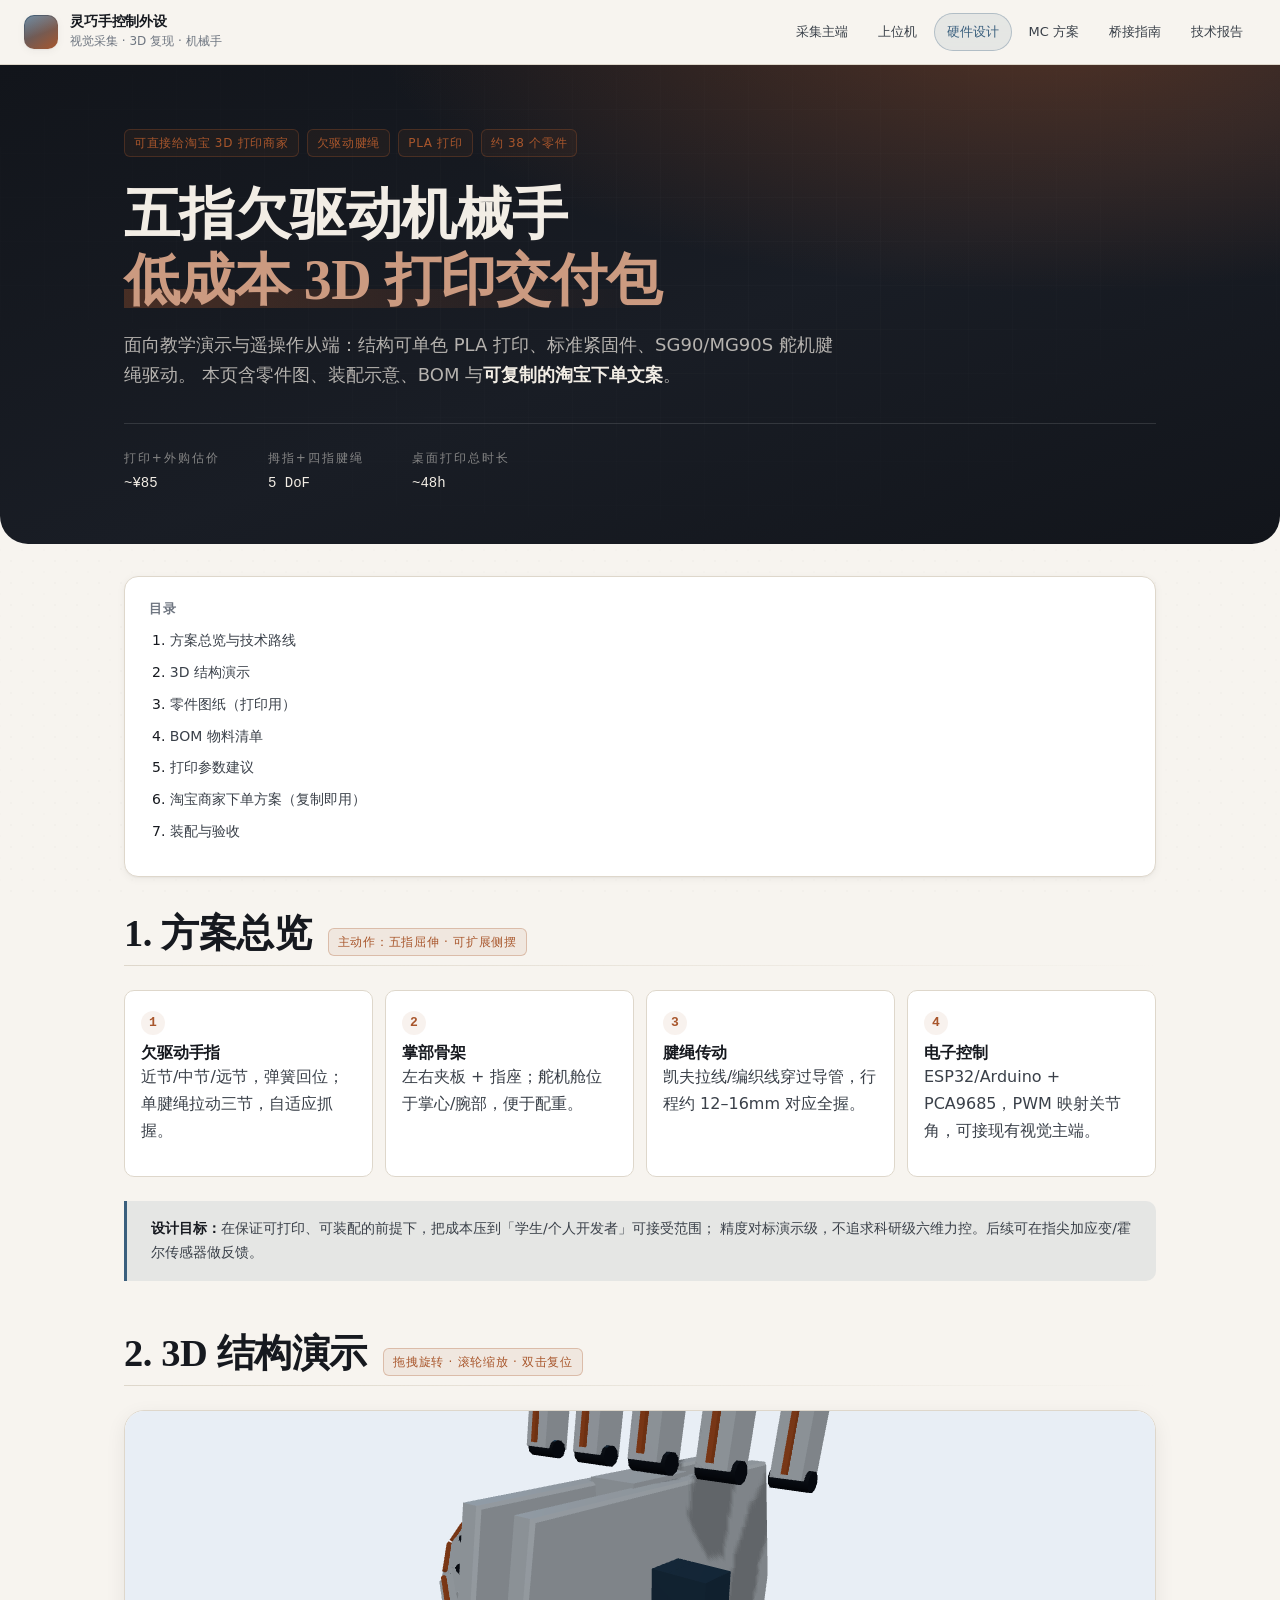
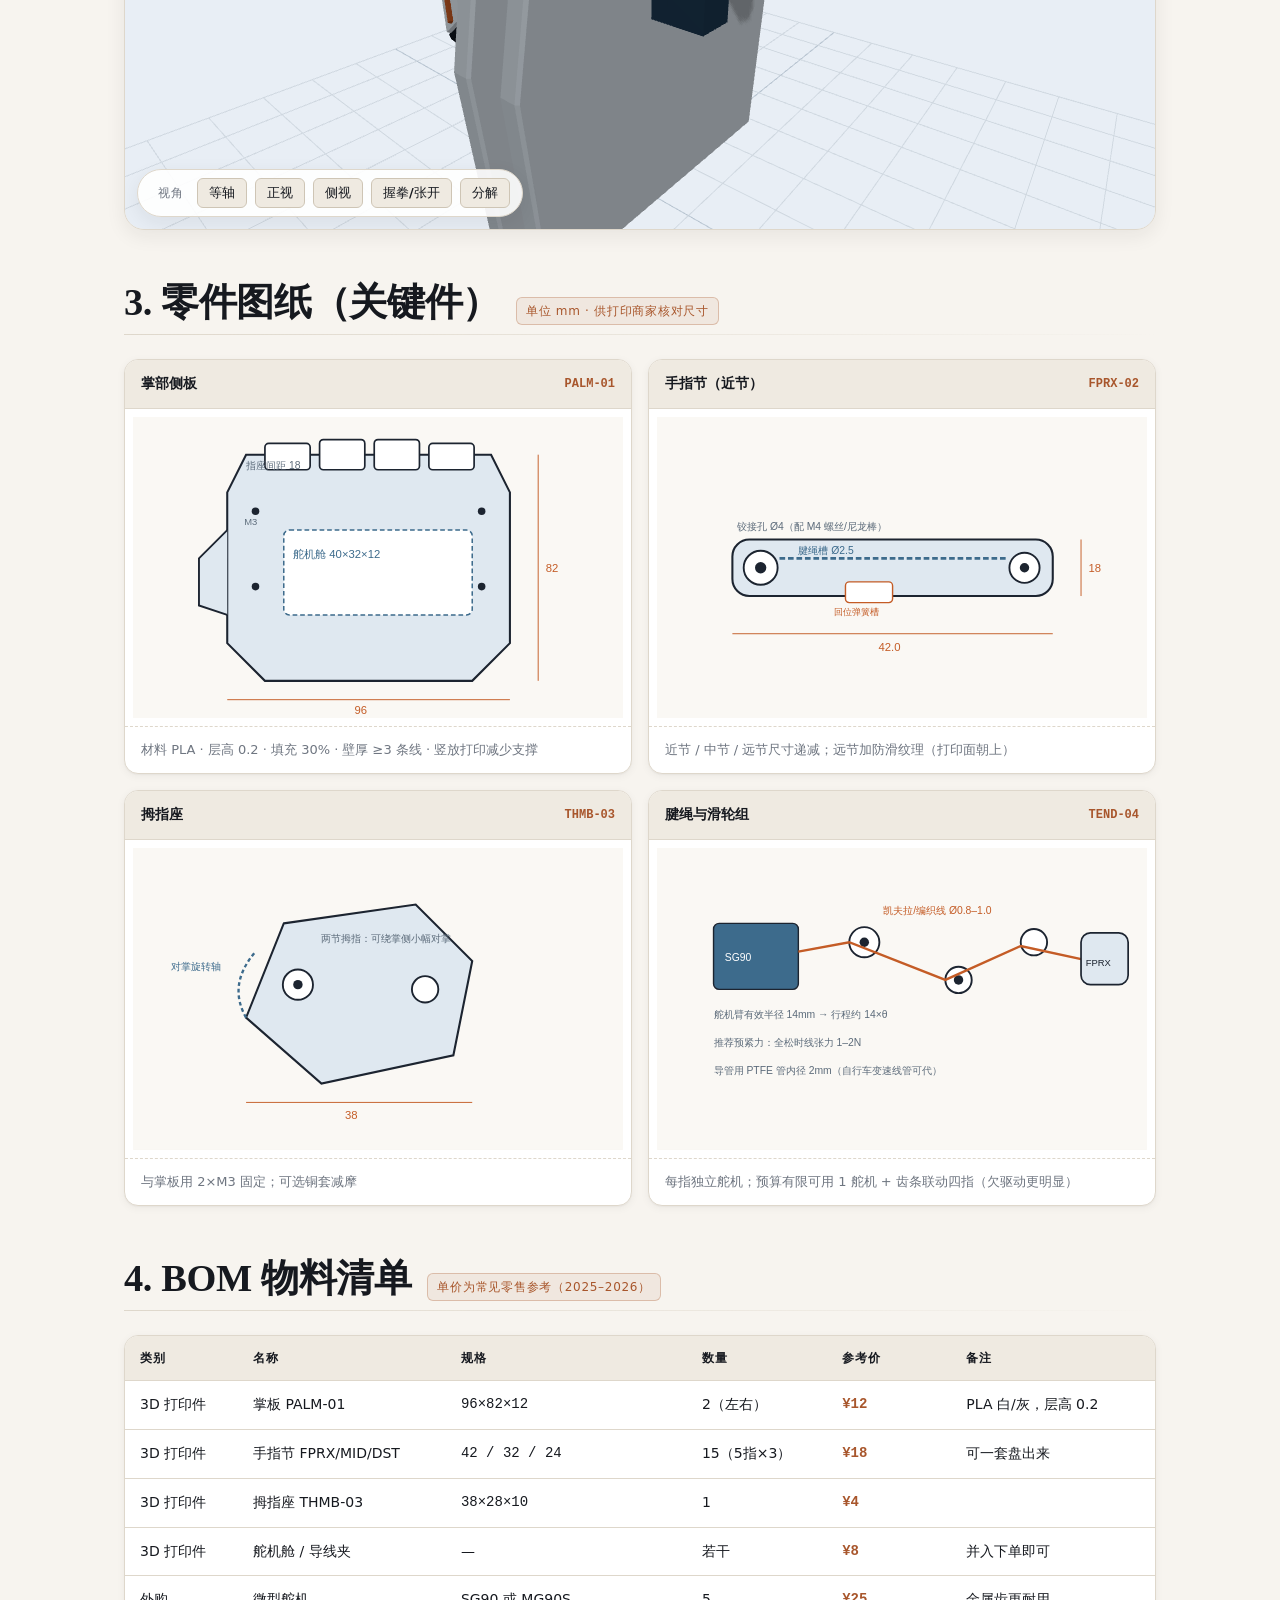
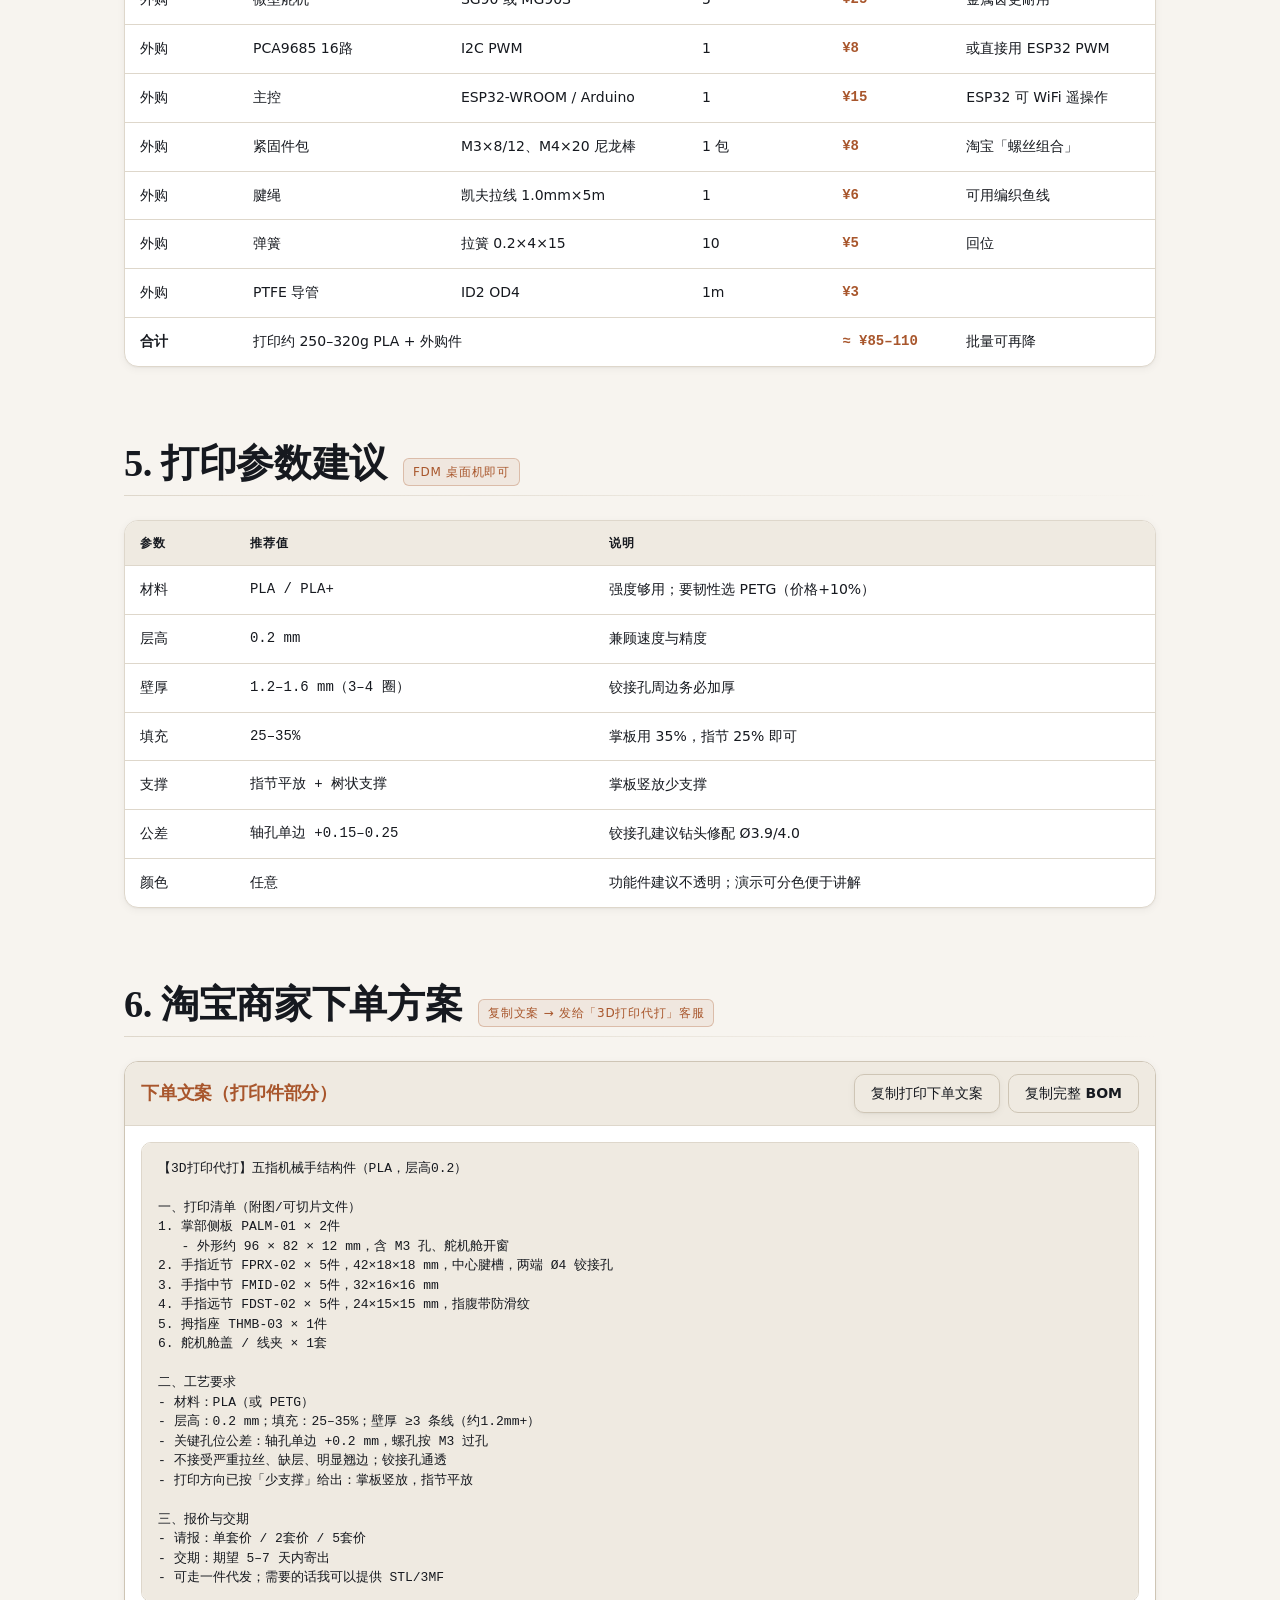
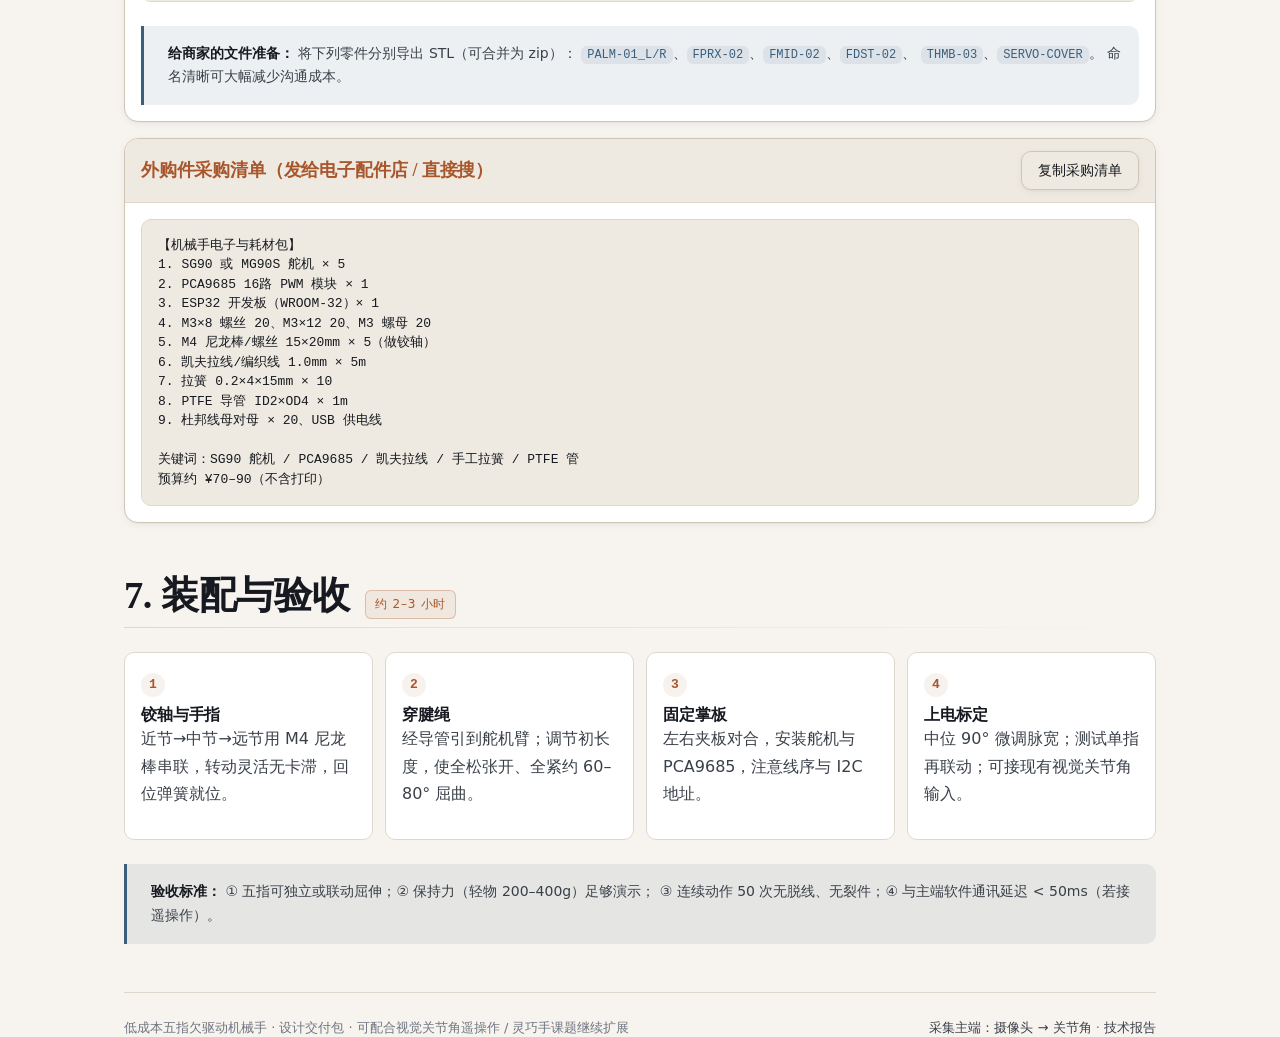
<file: index.html>
<!DOCTYPE html>
<html lang="zh-CN" data-theme="paper">
<head>
<meta charset="UTF-8" />
<meta name="viewport" content="width=device-width, initial-scale=1.0" />
<title>低成本 3D 打印机械手 · 图纸与交付方案</title>
<link rel="icon" href="favicon.svg" type="image/svg+xml" />
<link rel="stylesheet" href="tokens.css?v=4" />
<link rel="stylesheet" href="base.css?v=4" />
<link rel="stylesheet" href="components.css?v=4" />
<link rel="stylesheet" href="doc.css?v=4" />
<link rel="stylesheet" href="hand-design.css?v=4" />
</head>
<body>

<header class="site-header">
  <div class="site-header__inner">
    <div class="brand">
      <div class="brand-mark" aria-hidden="true"></div>
      <div class="brand-text">
        <h1>灵巧手控制外设</h1>
        <p class="sub">视觉采集 · 3D 复现 · 机械手</p>
      </div>
    </div>
    <nav class="site-nav" aria-label="站点导航">
      <a href="capture.html">采集主端</a>
      <a href="hand-pad.html">上位机</a>
      <a href="index.html" aria-current="page">硬件设计</a>
      <a href="mc-hand.html">MC 方案</a>
      <a href="mc-bridge-guide.html">桥接指南</a>
      <a href="report.html">技术报告</a>
    </nav>
  </div>
</header>

<!-- ================= HERO ================= -->
<header class="doc-hero">
  <div class="wrap">
    <div class="tag-row">
      <span class="tag">可直接给淘宝 3D 打印商家</span>
      <span class="tag">欠驱动腱绳</span>
      <span class="tag">PLA 打印</span>
      <span class="tag">约 38 个零件</span>
    </div>
    <h1>五指欠驱动机械手<br/><em>低成本 3D 打印交付包</em></h1>
    <p class="lede">
      面向教学演示与遥操作从端：结构可单色 PLA 打印、标准紧固件、SG90/MG90S 舵机腱绳驱动。
      本页含零件图、装配示意、BOM 与<strong>可复制的淘宝下单文案</strong>。
    </p>
    <div class="doc-hero__meta">
      <div><div class="k">打印+外购估价</div><div class="v">~¥85</div></div>
      <div><div class="k">拇指+四指腱绳</div><div class="v">5 DoF</div></div>
      <div><div class="k">桌面打印总时长</div><div class="v">~48h</div></div>
    </div>
  </div>
</header>

<div class="wrap">

<!-- ================= 目录 ================= -->
<nav class="toc">
  <h2>目录</h2>
  <ol>
    <li><a href="#overview">方案总览与技术路线</a></li>
    <li><a href="#viewer">3D 结构演示</a></li>
    <li><a href="#drawings">零件图纸（打印用）</a></li>
    <li><a href="#bom">BOM 物料清单</a></li>
    <li><a href="#print">打印参数建议</a></li>
    <li><a href="#taobao">淘宝商家下单方案（复制即用）</a></li>
    <li><a href="#assembly">装配与验收</a></li>
  </ol>
</nav>

<!-- ================= 方案总览 ================= -->
<section class="doc-section" id="overview">
  <div class="sec-head">
    <h2 class="sec-title">1. 方案总览</h2>
    <span class="tag">主动作：五指屈伸 · 可扩展侧摆</span>
  </div>
  <div class="rule"></div>

  <div class="steps">
    <div class="step">
      <div class="n">1</div>
      <h4>欠驱动手指</h4>
      <p>近节/中节/远节，弹簧回位；单腱绳拉动三节，自适应抓握。</p>
    </div>
    <div class="step">
      <div class="n">2</div>
      <h4>掌部骨架</h4>
      <p>左右夹板 + 指座；舵机舱位于掌心/腕部，便于配重。</p>
    </div>
    <div class="step">
      <div class="n">3</div>
      <h4>腱绳传动</h4>
      <p>凯夫拉线/编织线穿过导管，行程约 12–16mm 对应全握。</p>
    </div>
    <div class="step">
      <div class="n">4</div>
      <h4>电子控制</h4>
      <p>ESP32/Arduino + PCA9685，PWM 映射关节角，可接现有视觉主端。</p>
    </div>
  </div>

  <div class="callout brief">
    <strong>设计目标：</strong>在保证可打印、可装配的前提下，把成本压到「学生/个人开发者」可接受范围；
    精度对标演示级，不追求科研级六维力控。后续可在指尖加应变/霍尔传感器做反馈。
  </div>
</section>

<!-- ================= 3D 演示 ================= -->
<section class="doc-section" id="viewer">
  <div class="sec-head">
    <h2 class="sec-title">2. 3D 结构演示</h2>
    <span class="tag">拖拽旋转 · 滚轮缩放 · 双击复位</span>
  </div>
  <div class="rule"></div>

  <div class="stage-wrap">
    <canvas id="handCanvas"></canvas>
    <div class="stage-overlay">
      <div class="toolbar">
        <span class="toolbar-label">视角</span>
        <div class="btn-group">
          <button class="btn mini" type="button" id="btnViewIso">等轴</button>
          <button class="btn mini" type="button" id="btnViewFront">正视</button>
          <button class="btn mini" type="button" id="btnViewSide">侧视</button>
          <button class="btn mini" type="button" id="btnGrip">握拳/张开</button>
          <button class="btn mini" type="button" id="btnExplode">分解</button>
        </div>
      </div>
    </div>
  </div>
</section>

<!-- ================= 零件图纸 ================= -->
<section class="doc-section" id="drawings">
  <div class="sec-head">
    <h2 class="sec-title">3. 零件图纸（关键件）</h2>
    <span class="tag">单位 mm · 供打印商家核对尺寸</span>
  </div>
  <div class="rule"></div>

  <div class="draw-grid">

    <!-- Palm -->
    <article class="draw-card">
      <header>
        <span>掌部侧板</span>
        <code>PALM-01</code>
      </header>
      <div class="svg-wrap">
        <svg viewBox="0 0 520 320" xmlns="http://www.w3.org/2000/svg" font-family="Segoe UI, sans-serif">
          <rect x="0" y="0" width="520" height="320" fill="#faf8f4"/>
          <!-- palm outline -->
          <path d="M120,40 L380,40 L400,80 L400,240 L360,280 L140,280 L100,240 L100,80 Z"
                fill="#dfe8f0" stroke="#1c2430" stroke-width="2.2"/>
          <!-- finger sockets -->
          <rect x="140" y="28" width="48" height="28" rx="4" fill="#fff" stroke="#1c2430" stroke-width="1.8"/>
          <rect x="198" y="24" width="48" height="32" rx="4" fill="#fff" stroke="#1c2430" stroke-width="1.8"/>
          <rect x="256" y="24" width="48" height="32" rx="4" fill="#fff" stroke="#1c2430" stroke-width="1.8"/>
          <rect x="314" y="28" width="48" height="28" rx="4" fill="#fff" stroke="#1c2430" stroke-width="1.8"/>
          <!-- thumb mount -->
          <path d="M100,120 L70,150 L70,200 L100,210" fill="#dfe8f0" stroke="#1c2430" stroke-width="2"/>
          <!-- servo pocket -->
          <rect x="160" y="120" width="200" height="90" rx="6" fill="#fff" stroke="#3d6b8c" stroke-width="1.6" stroke-dasharray="5 3"/>
          <text x="170" y="150" font-size="12" fill="#3d6b8c">舵机舱 40×32×12</text>
          <!-- holes -->
          <circle cx="130" cy="100" r="4" fill="#1c2430"/>
          <circle cx="130" cy="180" r="4" fill="#1c2430"/>
          <circle cx="370" cy="100" r="4" fill="#1c2430"/>
          <circle cx="370" cy="180" r="4" fill="#1c2430"/>
          <text x="118" y="115" font-size="10" fill="#5c6b7a">M3</text>
          <!-- dims -->
          <line x1="100" y1="300" x2="400" y2="300" stroke="#c45c26" stroke-width="1"/>
          <text x="235" y="315" font-size="12" fill="#c45c26">96</text>
          <line x1="430" y1="40" x2="430" y2="280" stroke="#c45c26" stroke-width="1"/>
          <text x="438" y="165" font-size="12" fill="#c45c26">82</text>
          <text x="120" y="55" font-size="11" fill="#5c6b7a">指座间距 18</text>
        </svg>
      </div>
      <footer>材料 PLA · 层高 0.2 · 填充 30% · 壁厚 ≥3 条线 · 竖放打印减少支撑</footer>
    </article>

    <!-- Finger segment -->
    <article class="draw-card">
      <header>
        <span>手指节（近节）</span>
        <code>FPRX-02</code>
      </header>
      <div class="svg-wrap">
        <svg viewBox="0 0 520 320" xmlns="http://www.w3.org/2000/svg" font-family="Segoe UI, sans-serif">
          <rect x="0" y="0" width="520" height="320" fill="#faf8f4"/>
          <!-- side view finger -->
          <rect x="80" y="130" width="340" height="60" rx="18" fill="#dfe8f0" stroke="#1c2430" stroke-width="2.2"/>
          <!-- hinge -->
          <circle cx="110" cy="160" r="18" fill="#fff" stroke="#1c2430" stroke-width="2"/>
          <circle cx="110" cy="160" r="6" fill="#1c2430"/>
          <circle cx="390" cy="160" r="16" fill="#fff" stroke="#1c2430" stroke-width="2"/>
          <circle cx="390" cy="160" r="5" fill="#1c2430"/>
          <!-- tendon channel -->
          <line x1="130" y1="150" x2="370" y2="150" stroke="#3d6b8c" stroke-width="3" stroke-dasharray="6 3"/>
          <text x="150" y="145" font-size="11" fill="#3d6b8c">腱绳槽 Ø2.5</text>
          <!-- spring pocket -->
          <rect x="200" y="175" width="50" height="22" rx="4" fill="#fff" stroke="#c45c26" stroke-width="1.5"/>
          <text x="188" y="210" font-size="10" fill="#c45c26">回位弹簧槽</text>
          <!-- dims -->
          <line x1="80" y1="230" x2="420" y2="230" stroke="#c45c26" stroke-width="1"/>
          <text x="235" y="248" font-size="12" fill="#c45c26">42.0</text>
          <line x1="450" y1="130" x2="450" y2="190" stroke="#c45c26" stroke-width="1"/>
          <text x="458" y="165" font-size="12" fill="#c45c26">18</text>
          <text x="85" y="120" font-size="11" fill="#5c6b7a">铰接孔 Ø4（配 M4 螺丝/尼龙棒）</text>
        </svg>
      </div>
      <footer>近节 / 中节 / 远节尺寸递减；远节加防滑纹理（打印面朝上）</footer>
    </article>

    <!-- Thumb -->
    <article class="draw-card">
      <header>
        <span>拇指座</span>
        <code>THMB-03</code>
      </header>
      <div class="svg-wrap">
        <svg viewBox="0 0 520 320" xmlns="http://www.w3.org/2000/svg" font-family="Segoe UI, sans-serif">
          <rect x="0" y="0" width="520" height="320" fill="#faf8f4"/>
          <path d="M160,80 L300,60 L360,120 L340,220 L200,250 L120,180 Z"
                fill="#dfe8f0" stroke="#1c2430" stroke-width="2.2"/>
          <circle cx="175" cy="145" r="16" fill="#fff" stroke="#1c2430" stroke-width="2"/>
          <circle cx="175" cy="145" r="5" fill="#1c2430"/>
          <circle cx="310" cy="150" r="14" fill="#fff" stroke="#1c2430" stroke-width="2"/>
          <!-- CMC arc -->
          <path d="M120,180 Q100,145 130,110" fill="none" stroke="#3d6b8c" stroke-width="2.5" stroke-dasharray="4 3"/>
          <text x="40" y="130" font-size="11" fill="#3d6b8c">对掌旋转轴</text>
          <text x="200" y="100" font-size="11" fill="#5c6b7a">两节拇指：可绕掌侧小幅对掌</text>
          <!-- dim -->
          <line x1="120" y1="270" x2="360" y2="270" stroke="#c45c26" stroke-width="1"/>
          <text x="225" y="288" font-size="12" fill="#c45c26">38</text>
        </svg>
      </div>
      <footer>与掌板用 2×M3 固定；可选铜套减摩</footer>
    </article>

    <!-- Tendon / assembly -->
    <article class="draw-card">
      <header>
        <span>腱绳与滑轮组</span>
        <code>TEND-04</code>
      </header>
      <div class="svg-wrap">
        <svg viewBox="0 0 520 320" xmlns="http://www.w3.org/2000/svg" font-family="Segoe UI, sans-serif">
          <rect x="0" y="0" width="520" height="320" fill="#faf8f4"/>
          <!-- servo -->
          <rect x="60" y="80" width="90" height="70" rx="6" fill="#3d6b8c" stroke="#1c2430" stroke-width="1.5"/>
          <text x="72" y="120" font-size="11" fill="#fff">SG90</text>
          <!-- pulleys -->
          <circle cx="220" cy="100" r="16" fill="#fff" stroke="#1c2430" stroke-width="2"/>
          <circle cx="220" cy="100" r="5" fill="#1c2430"/>
          <circle cx="320" cy="140" r="14" fill="#fff" stroke="#1c2430" stroke-width="2"/>
          <circle cx="320" cy="140" r="5" fill="#1c2430"/>
          <circle cx="400" cy="100" r="14" fill="#fff" stroke="#1c2430" stroke-width="2"/>
          <!-- path -->
          <path d="M150,110 L204,100 L306,140 L386,104 L460,120"
                fill="none" stroke="#c45c26" stroke-width="2.5"/>
          <text x="240" y="70" font-size="11" fill="#c45c26">凯夫拉/编织线 Ø0.8–1.0</text>
          <!-- fingers -->
          <rect x="450" y="90" width="50" height="55" rx="10" fill="#dfe8f0" stroke="#1c2430" stroke-width="1.8"/>
          <text x="455" y="125" font-size="10" fill="#1c2430">FPRX</text>
          <text x="60" y="180" font-size="11" fill="#5c6b7a">舵机臂有效半径 14mm → 行程约 14×θ</text>
          <text x="60" y="210" font-size="11" fill="#5c6b7a">推荐预紧力：全松时线张力 1–2N</text>
          <text x="60" y="240" font-size="11" fill="#5c6b7a">导管用 PTFE 管内径 2mm（自行车变速线管可代）</text>
        </svg>
      </div>
      <footer>每指独立舵机；预算有限可用 1 舵机 + 齿条联动四指（欠驱动更明显）</footer>
    </article>
  </div>
</section>

<!-- ================= BOM ================= -->
<section class="doc-section" id="bom">
  <div class="sec-head">
    <h2 class="sec-title">4. BOM 物料清单</h2>
    <span class="tag">单价为常见零售参考（2025–2026）</span>
  </div>
  <div class="rule"></div>

  <div class="table-wrap">
    <table>
      <thead>
        <tr>
          <th>类别</th>
          <th>名称</th>
          <th>规格</th>
          <th>数量</th>
          <th>参考价</th>
          <th>备注</th>
        </tr>
      </thead>
      <tbody>
        <tr>
          <td>3D 打印件</td>
          <td>掌板 PALM-01</td>
          <td class="mono">96×82×12</td>
          <td>2（左右）</td>
          <td class="cost">¥12</td>
          <td>PLA 白/灰，层高 0.2</td>
        </tr>
        <tr>
          <td>3D 打印件</td>
          <td>手指节 FPRX/MID/DST</td>
          <td class="mono">42 / 32 / 24</td>
          <td>15（5指×3）</td>
          <td class="cost">¥18</td>
          <td>可一套盘出来</td>
        </tr>
        <tr>
          <td>3D 打印件</td>
          <td>拇指座 THMB-03</td>
          <td class="mono">38×28×10</td>
          <td>1</td>
          <td class="cost">¥4</td>
          <td></td>
        </tr>
        <tr>
          <td>3D 打印件</td>
          <td>舵机舱 / 导线夹</td>
          <td>—</td>
          <td>若干</td>
          <td class="cost">¥8</td>
          <td>并入下单即可</td>
        </tr>
        <tr>
          <td>外购</td>
          <td>微型舵机</td>
          <td>SG90 或 MG90S</td>
          <td>5</td>
          <td class="cost">¥25</td>
          <td>金属齿更耐用</td>
        </tr>
        <tr>
          <td>外购</td>
          <td>PCA9685 16路</td>
          <td>I2C PWM</td>
          <td>1</td>
          <td class="cost">¥8</td>
          <td>或直接用 ESP32 PWM</td>
        </tr>
        <tr>
          <td>外购</td>
          <td>主控</td>
          <td>ESP32-WROOM / Arduino</td>
          <td>1</td>
          <td class="cost">¥15</td>
          <td>ESP32 可 WiFi 遥操作</td>
        </tr>
        <tr>
          <td>外购</td>
          <td>紧固件包</td>
          <td>M3×8/12、M4×20 尼龙棒</td>
          <td>1 包</td>
          <td class="cost">¥8</td>
          <td>淘宝「螺丝组合」</td>
        </tr>
        <tr>
          <td>外购</td>
          <td>腱绳</td>
          <td>凯夫拉线 1.0mm×5m</td>
          <td>1</td>
          <td class="cost">¥6</td>
          <td>可用编织鱼线</td>
        </tr>
        <tr>
          <td>外购</td>
          <td>弹簧</td>
          <td>拉簧 0.2×4×15</td>
          <td>10</td>
          <td class="cost">¥5</td>
          <td>回位</td>
        </tr>
        <tr>
          <td>外购</td>
          <td>PTFE 导管</td>
          <td>ID2 OD4</td>
          <td>1m</td>
          <td class="cost">¥3</td>
          <td></td>
        </tr>
        <tr>
          <td><strong>合计</strong></td>
          <td colspan="3">打印约 250–320g PLA + 外购件</td>
          <td class="cost">≈ ¥85–110</td>
          <td>批量可再降</td>
        </tr>
      </tbody>
    </table>
  </div>
</section>

<!-- ================= 打印参数 ================= -->
<section class="doc-section" id="print">
  <div class="sec-head">
    <h2 class="sec-title">5. 打印参数建议</h2>
    <span class="tag">FDM 桌面机即可</span>
  </div>
  <div class="rule"></div>

  <div class="table-wrap">
    <table>
      <thead>
        <tr><th>参数</th><th>推荐值</th><th>说明</th></tr>
      </thead>
      <tbody>
        <tr><td>材料</td><td class="mono">PLA / PLA+</td><td>强度够用；要韧性选 PETG（价格+10%）</td></tr>
        <tr><td>层高</td><td class="mono">0.2 mm</td><td>兼顾速度与精度</td></tr>
        <tr><td>壁厚</td><td class="mono">1.2–1.6 mm（3–4 圈）</td><td>铰接孔周边务必加厚</td></tr>
        <tr><td>填充</td><td class="mono">25–35%</td><td>掌板用 35%，指节 25% 即可</td></tr>
        <tr><td>支撑</td><td class="mono">指节平放 + 树状支撑</td><td>掌板竖放少支撑</td></tr>
        <tr><td>公差</td><td class="mono">轴孔单边 +0.15–0.25</td><td>铰接孔建议钻头修配 Ø3.9/4.0</td></tr>
        <tr><td>颜色</td><td>任意</td><td>功能件建议不透明；演示可分色便于讲解</td></tr>
      </tbody>
    </table>
  </div>
</section>

<!-- ================= 淘宝下单 ================= -->
<section class="doc-section" id="taobao">
  <div class="sec-head">
    <h2 class="sec-title">6. 淘宝商家下单方案</h2>
    <span class="tag">复制文案 → 发给「3D打印代打」客服</span>
  </div>
  <div class="rule"></div>

  <div class="package">
    <div class="package-head">
      <h3>下单文案（打印件部分）</h3>
      <div class="btn-group">
        <button class="btn" id="btnCopyPrint" type="button">复制打印下单文案</button>
        <button class="btn ghost" id="btnCopyBom" type="button">复制完整 BOM</button>
      </div>
    </div>
    <div class="package-body">
      <pre id="printText">【3D打印代打】五指机械手结构件（PLA，层高0.2）

一、打印清单（附图/可切片文件）
1. 掌部侧板 PALM-01 × 2件
   - 外形约 96 × 82 × 12 mm，含 M3 孔、舵机舱开窗
2. 手指近节 FPRX-02 × 5件，42×18×18 mm，中心腱槽，两端 Ø4 铰接孔
3. 手指中节 FMID-02 × 5件，32×16×16 mm
4. 手指远节 FDST-02 × 5件，24×15×15 mm，指腹带防滑纹
5. 拇指座 THMB-03 × 1件
6. 舵机舱盖 / 线夹 × 1套

二、工艺要求
- 材料：PLA（或 PETG）
- 层高：0.2 mm；填充：25–35%；壁厚 ≥3 条线（约1.2mm+）
- 关键孔位公差：轴孔单边 +0.2 mm，螺孔按 M3 过孔
- 不接受严重拉丝、缺层、明显翘边；铰接孔通透
- 打印方向已按「少支撑」给出：掌板竖放，指节平放

三、报价与交期
- 请报：单套价 / 2套价 / 5套价
- 交期：期望 5–7 天内寄出
- 可走一件代发；需要的话我可以提供 STL/3MF

四、收货信息（下单时填写）
- 顺丰/京东快递优先

备注：这是可动机械手装配件，对铰接孔与轴配合要求较高，请重点检查孔是否通、尺寸是否稳定。</pre>
      <div class="callout brief">
        <strong>给商家的文件准备：</strong>
        将下列零件分别导出 STL（可合并为 zip）：
        <code>PALM-01_L/R</code>、<code>FPRX-02</code>、<code>FMID-02</code>、<code>FDST-02</code>、
        <code>THMB-03</code>、<code>SERVO-COVER</code>。
        命名清晰可大幅减少沟通成本。
      </div>
    </div>
  </div>

  <div class="package package--gap">
    <div class="package-head">
      <h3>外购件采购清单（发给电子配件店 / 直接搜）</h3>
      <div class="btn-group">
        <button class="btn" id="btnCopyParts" type="button">复制采购清单</button>
      </div>
    </div>
    <div class="package-body">
      <pre id="partsText">【机械手电子与耗材包】
1. SG90 或 MG90S 舵机 × 5
2. PCA9685 16路 PWM 模块 × 1
3. ESP32 开发板（WROOM-32）× 1
4. M3×8 螺丝 20、M3×12 20、M3 螺母 20
5. M4 尼龙棒/螺丝 15×20mm × 5（做铰轴）
6. 凯夫拉线/编织线 1.0mm × 5m
7. 拉簧 0.2×4×15mm × 10
8. PTFE 导管 ID2×OD4 × 1m
9. 杜邦线母对母 × 20、USB 供电线

关键词：SG90 舵机 / PCA9685 / 凯夫拉线 / 手工拉簧 / PTFE 管
预算约 ¥70–90（不含打印）</pre>
    </div>
  </div>
</section>

<!-- ================= 装配与验收 ================= -->
<section class="doc-section" id="assembly">
  <div class="sec-head">
    <h2 class="sec-title">7. 装配与验收</h2>
    <span class="tag">约 2–3 小时</span>
  </div>
  <div class="rule"></div>

  <div class="steps">
    <div class="step">
      <div class="n">1</div>
      <h4>铰轴与手指</h4>
      <p>近节→中节→远节用 M4 尼龙棒串联，转动灵活无卡滞，回位弹簧就位。</p>
    </div>
    <div class="step">
      <div class="n">2</div>
      <h4>穿腱绳</h4>
      <p>经导管引到舵机臂；调节初长度，使全松张开、全紧约 60–80° 屈曲。</p>
    </div>
    <div class="step">
      <div class="n">3</div>
      <h4>固定掌板</h4>
      <p>左右夹板对合，安装舵机与 PCA9685，注意线序与 I2C 地址。</p>
    </div>
    <div class="step">
      <div class="n">4</div>
      <h4>上电标定</h4>
      <p>中位 90° 微调脉宽；测试单指再联动；可接现有视觉关节角输入。</p>
    </div>
  </div>

  <div class="callout brief">
    <strong>验收标准：</strong>
    ① 五指可独立或联动屈伸；② 保持力（轻物 200–400g）足够演示；
    ③ 连续动作 50 次无脱线、无裂件；④ 与主端软件通讯延迟 &lt; 50ms（若接遥操作）。
  </div>

  <footer class="site-footer">
    <span>低成本五指欠驱动机械手 · 设计交付包 · 可配合视觉关节角遥操作 / 灵巧手课题继续扩展</span>
    <span><a href="capture.html">采集主端：摄像头 → 关节角</a> · <a href="report.html">技术报告</a></span>
  </footer>
</section>

</div>

<div id="toast" class="toast" role="status" aria-live="polite"></div>

<script type="module" src="hand-design.js?v=4"></script>
<script>
  // copy helpers
  function toast(msg) {
    const t = document.getElementById("toast");
    t.textContent = msg;
    t.classList.add("show");
    setTimeout(() => t.classList.remove("show"), 1800);
  }
  function copyEl(id) {
    const el = document.getElementById(id);
    const text = el ? el.textContent : "";
    if (navigator.clipboard && navigator.clipboard.writeText) {
      navigator.clipboard.writeText(text).then(() => toast("已复制到剪贴板"));
    } else {
      const ta = document.createElement("textarea");
      ta.value = text;
      document.body.appendChild(ta);
      ta.select();
      document.execCommand("copy");
      document.body.removeChild(ta);
      toast("已复制到剪贴板");
    }
  }
  // 「复制完整 BOM」原先误绑到 partsText，与「复制采购清单」重复。
  // 现在真正把 #bom 里的表格序列化成制表符分隔文本。
  function tableText(root) {
    const rows = [];
    root.querySelectorAll("table").forEach((table) => {
      table.querySelectorAll("tr").forEach((tr) => {
        const cells = Array.from(tr.querySelectorAll("th,td"))
          .map((c) => c.textContent.replace(/\s+/g, " ").trim());
        if (cells.length) rows.push(cells.join("\t"));
      });
      rows.push("");
    });
    return rows.join("\n").trim();
  }
  function copyBom() {
    const root = document.getElementById("bom");
    const text = root ? tableText(root) : "";
    if (!text) { toast("未找到 BOM 表格"); return; }
    if (navigator.clipboard && navigator.clipboard.writeText) {
      navigator.clipboard.writeText(text).then(() => toast("已复制完整 BOM"));
    }
  }
  document.getElementById("btnCopyPrint")?.addEventListener("click", () => copyEl("printText"));
  document.getElementById("btnCopyBom")?.addEventListener("click", copyBom);
  document.getElementById("btnCopyParts")?.addEventListener("click", () => copyEl("partsText"));
</script>
</body>
</html>
</file>
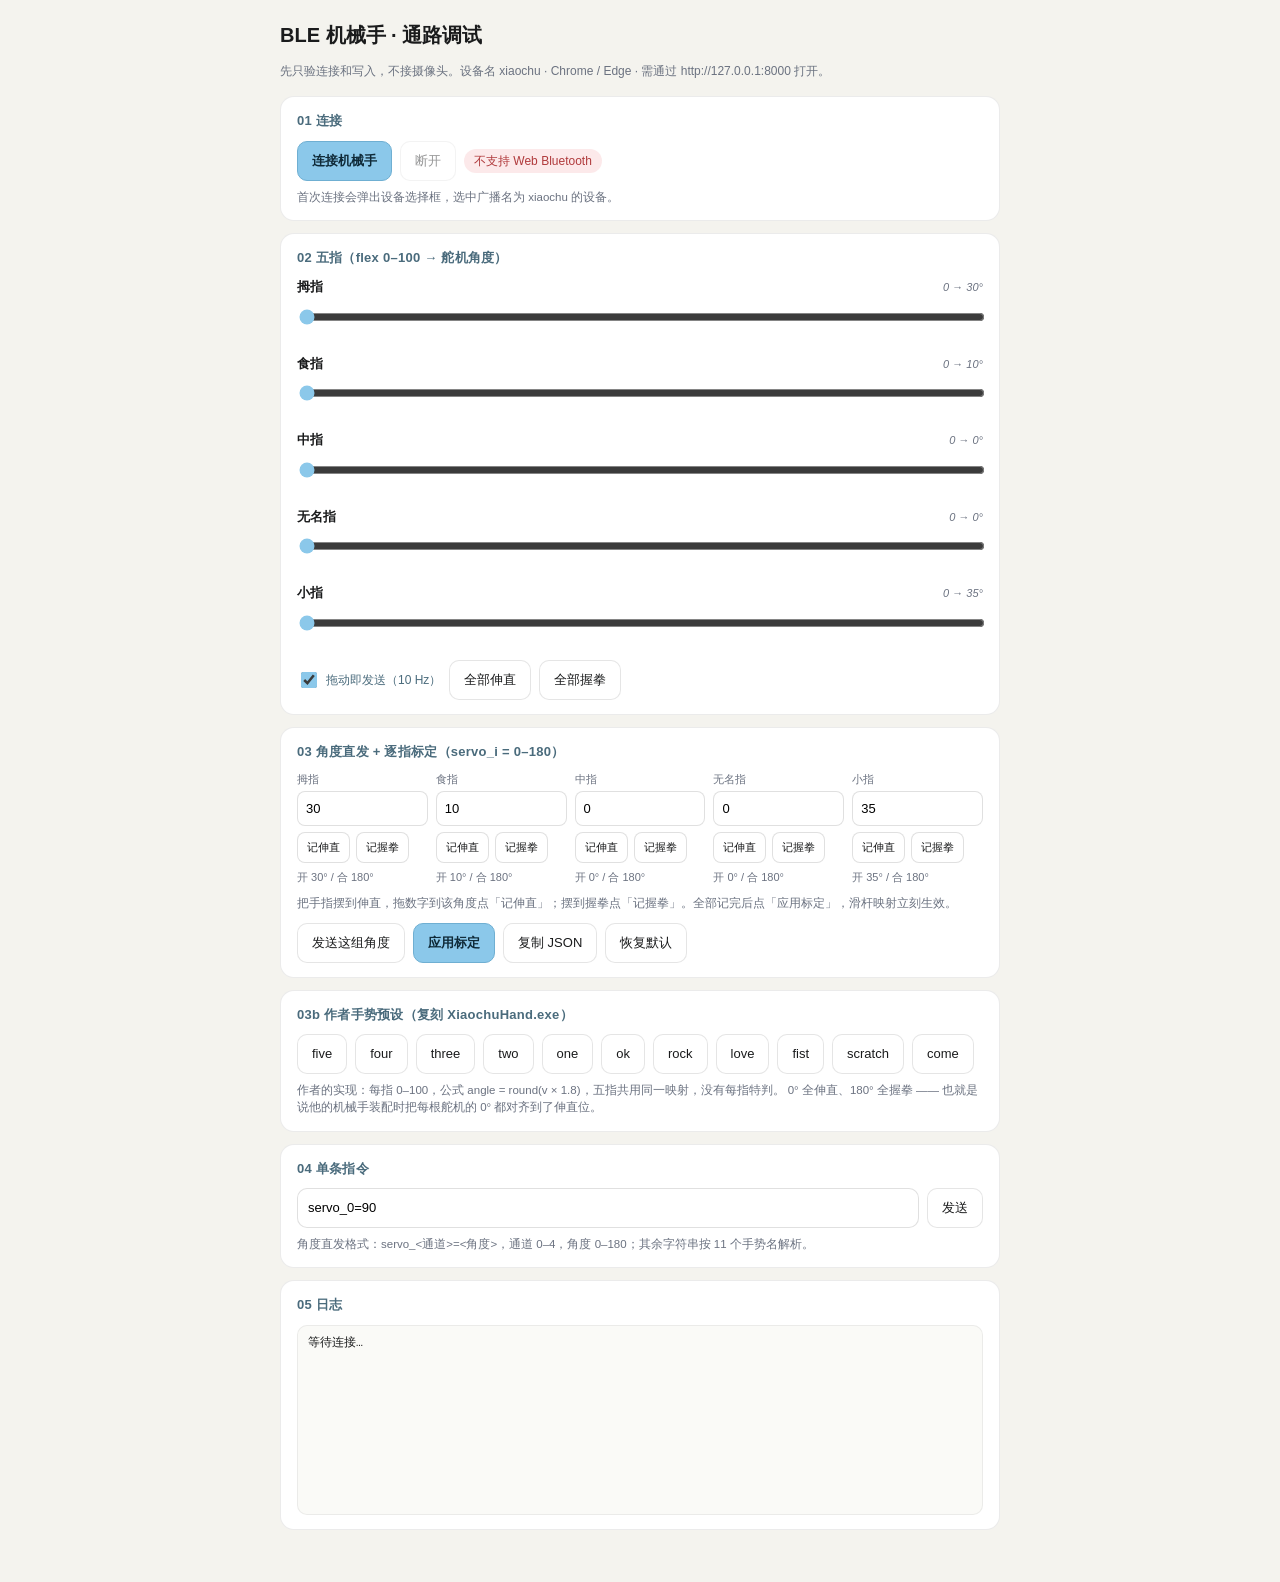
<file: ble-test.html>
<!doctype html>
<html lang="zh-CN">
<head>
<meta charset="utf-8" />
<meta name="viewport" content="width=device-width, initial-scale=1" />
<title>BLE 机械手 · 通路调试</title>
<style>
  :root { color-scheme: light; }
  * { box-sizing: border-box; }
  body {
    margin: 0; padding: 20px 16px 40px;
    font-family: 'Roboto', 'PingFang SC', 'Segoe UI', Arial, sans-serif;
    background: #F4F3EE; color: #1A1B1C; line-height: 1.5;
  }
  .wrap { max-width: 720px; margin: 0 auto; }
  h1 { font-size: 20px; margin: 0 0 4px; }
  .sub { font-size: 12px; color: #6B7280; margin-bottom: 16px; }
  .card {
    background: #FFFFFF; border: 1px solid rgba(0,0,0,0.08);
    border-radius: 14px; padding: 14px 16px; margin-bottom: 12px;
  }
  .card h2 {
    font-size: 13px; margin: 0 0 10px; color: #4A6B7C;
    font-weight: 600; letter-spacing: .02em;
  }
  .row { display: flex; gap: 8px; align-items: center; flex-wrap: wrap; }
  .state {
    display: inline-block; font-size: 12px; padding: 3px 10px; border-radius: 999px;
    background: rgba(0,0,0,0.05); color: #6B7280;
  }
  .state[data-kind="ok"] { background: rgba(82,196,26,0.14); color: #2E7D1B; }
  .state[data-kind="err"] { background: rgba(234,102,104,0.14); color: #B03A3C; }
  .state[data-kind="wait"] { background: rgba(250,173,20,0.16); color: #8A6100; }
  button {
    font: inherit; font-size: 13px; padding: 9px 14px; min-height: 40px;
    border-radius: 10px; border: 1px solid rgba(0,0,0,0.10);
    background: #FFFFFF; color: #1A1B1C; cursor: pointer;
  }
  button.primary { background: #8BC8EA; border-color: #6FAFD2; color: #0F2A38; font-weight: 600; }
  button:disabled { opacity: .45; cursor: not-allowed; }
  .finger { margin: 10px 0 14px; }
  .finger__head {
    display: flex; justify-content: space-between; align-items: baseline;
    font-size: 13px; margin-bottom: 2px;
  }
  .finger__head b { font-variant-numeric: tabular-nums; }
  .finger__head span { font-size: 11px; color: #6B7280; }
  input[type="range"] { width: 100%; accent-color: #8BC8EA; height: 32px; }
  .grid5 { display: flex; gap: 8px; flex-wrap: wrap; }
  .grid5 label { flex: 1 1 96px; font-size: 11px; color: #6B7280; }
  .grid5 input[type="number"] {
    width: 100%; font: inherit; font-size: 13px; padding: 7px 8px; margin-top: 3px;
    border: 1px solid rgba(0,0,0,0.12); border-radius: 8px; background: #FFF;
  }
  input[type="text"] {
    flex: 1 1 180px; min-width: 0; font: inherit; font-size: 13px; padding: 9px 10px;
    border: 1px solid rgba(0,0,0,0.12); border-radius: 10px; background: #FFF;
  }
  .check { font-size: 12px; color: #4A6B7C; display: inline-flex; gap: 6px; align-items: center; }
  .check input { width: 16px; height: 16px; accent-color: #8BC8EA; }
  #log {
    height: 190px; overflow: auto; font-family: Consolas, 'Courier New', monospace;
    font-size: 11.5px; line-height: 1.55; background: #FAFAF7;
    border: 1px solid rgba(0,0,0,0.06); border-radius: 10px; padding: 8px 10px;
    white-space: pre-wrap; word-break: break-all;
  }
  .note { font-size: 11.5px; color: #6B7280; margin-top: 8px; }
  .cal { display: flex; gap: 6px; margin: 6px 0 2px; align-items: center; flex-wrap: wrap; }
  .cal button {
    font-size: 11px; padding: 6px 9px; min-height: 30px; border-radius: 8px;
    background: #FFFFFF; border: 1px solid rgba(0,0,0,0.12); color: #1A1B1C;
  }
  .cal-val { font-size: 11px; color: #6B7280; font-variant-numeric: tabular-nums; }
</style>
</head>
<body>
<div class="wrap">
  <h1>BLE 机械手 · 通路调试</h1>
  <p class="sub">先只验连接和写入，不接摄像头。设备名 xiaochu · Chrome / Edge · 需通过 http://127.0.0.1:8000 打开。</p>

  <div class="card">
    <h2>01 连接</h2>
    <div class="row">
      <button id="btnConnect" class="primary">连接机械手</button>
      <button id="btnDisconnect" disabled>断开</button>
      <span class="state" id="state" data-kind="">未连接</span>
    </div>
    <div class="note" id="hint">首次连接会弹出设备选择框，选中广播名为 xiaochu 的设备。</div>
  </div>

  <div class="card">
    <h2>02 五指（flex 0–100 → 舵机角度）</h2>
    <div id="fingers"></div>
    <div class="row" style="margin-top:4px;">
      <label class="check"><input type="checkbox" id="autoSend" checked /><span>拖动即发送（10 Hz）</span></label>
      <button id="btnOpen">全部伸直</button>
      <button id="btnFist">全部握拳</button>
    </div>
  </div>

  <div class="card">
    <h2>03 角度直发 + 逐指标定（servo_i = 0–180）</h2>
    <div class="grid5" id="angleInputs"></div>
    <div class="note">把手指摆到伸直，拖数字到该角度点「记伸直」；摆到握拳点「记握拳」。全部记完后点「应用标定」，滑杆映射立刻生效。</div>
    <div class="row" style="margin-top:10px;">
      <button id="btnSendAngles">发送这组角度</button>
      <button id="btnApplyCal" class="primary">应用标定</button>
      <button id="btnCopyCal">复制 JSON</button>
      <button id="btnResetCal">恢复默认</button>
    </div>
  </div>

  <div class="card">
    <h2>03b 作者手势预设（复刻 XiaochuHand.exe）</h2>
    <div class="row" id="presetBox"></div>
    <div class="note">
      作者的实现：每指 0–100，公式 angle = round(v × 1.8)，五指共用同一映射，没有每指特判。
      0° 全伸直、180° 全握拳 —— 也就是说他的机械手装配时把每根舵机的 0° 都对齐到了伸直位。
    </div>
  </div>

  <div class="card">
    <h2>04 单条指令</h2>
    <div class="row">
      <input type="text" id="cmdInput" value="servo_0=90" placeholder="例如 servo_0=90 或 fist" />
      <button id="btnSendCmd">发送</button>
    </div>
    <div class="note">角度直发格式：servo_&lt;通道&gt;=&lt;角度&gt;，通道 0–4，角度 0–180；其余字符串按 11 个手势名解析。</div>
  </div>

  <div class="card">
    <h2>05 日志</h2>
    <div id="log">等待连接…</div>
  </div>
</div>

<script src="ble-bridge.js"></script>
<script>
(function () {
  "use strict";
  var ble = window.BleHand;
  var stateEl = document.getElementById("state");
  var logEl = document.getElementById("log");
  var btnConnect = document.getElementById("btnConnect");
  var btnDisconnect = document.getElementById("btnDisconnect");
  var autoSend = document.getElementById("autoSend");

  var sliders = {};
  var angleInputs = {};
  var calStore = {};

  function renderCal() {
    ble.FINGERS.forEach(function (f) {
      var el = document.querySelector('[data-cal-val="' + f.name + '"]');
      if (!el) return;
      var c = calStore[f.name] || {};
      var open = c.open !== undefined ? c.open : f.open;
      var closed = c.closed !== undefined ? c.closed : f.closed;
      el.textContent = "开 " + open + "° / 合 " + closed + "°";
    });
  }

  function log(msg) {
    var t = new Date().toLocaleTimeString("zh-CN", { hour12: false });
    logEl.textContent += "\n[" + t + "] " + msg;
    logEl.scrollTop = logEl.scrollHeight;
  }

  function setState(text, kind) {
    stateEl.textContent = text;
    stateEl.dataset.kind = kind || "";
  }

  function refreshButtons() {
    var connected = ble.isConnected();
    btnConnect.disabled = connected;
    btnDisconnect.disabled = !connected;
  }

  var fingersBox = document.getElementById("fingers");
  var inputsBox = document.getElementById("angleInputs");
  ble.FINGERS.forEach(function (f) {
    var row = document.createElement("div");
    row.className = "finger";
    row.innerHTML =
      '<div class="finger__head"><b>' + f.label + '</b>' +
      '<span><i data-flex="' + f.name + '">0</i> → <i data-angle="' + f.name + '">' + f.open + '°</i></span></div>';
    var slider = document.createElement("input");
    slider.type = "range";
    slider.min = "0";
    slider.max = "100";
    slider.value = "0";
    slider.step = "1";
    slider.dataset.finger = f.name;
    slider.addEventListener("input", function () {
      var flex = Number(slider.value);
      row.querySelector('[data-flex="' + f.name + '"]').textContent = flex;
      row.querySelector('[data-angle="' + f.name + '"]').textContent = ble.flexToAngle(f, flex) + "°";
      if (autoSend.checked) {
        ble.setEnabled(true);
        ble.send(currentFingers());
      }
    });
    row.appendChild(slider);
    fingersBox.appendChild(row);
    sliders[f.name] = slider;

    var lab = document.createElement("label");
    lab.textContent = f.label;
    var num = document.createElement("input");
    num.type = "number";
    num.min = "0";
    num.max = "180";
    num.value = String(f.open);
    num.dataset.ch = String(f.ch);
    lab.appendChild(num);

    var calRow = document.createElement("div");
    calRow.className = "cal";
    calRow.innerHTML =
      '<button data-cal="open">记伸直</button>' +
      '<button data-cal="closed">记握拳</button>' +
      '<span class="cal-val" data-cal-val="' + f.name + '"></span>';
    calRow.querySelector('[data-cal="open"]').addEventListener("click", function () {
      if (!calStore[f.name]) calStore[f.name] = {};
      calStore[f.name].open = Math.max(0, Math.min(180, Number(num.value) || 0));
      renderCal();
      log(f.label + " 伸直位记为 " + calStore[f.name].open + "°");
    });
    calRow.querySelector('[data-cal="closed"]').addEventListener("click", function () {
      if (!calStore[f.name]) calStore[f.name] = {};
      calStore[f.name].closed = Math.max(0, Math.min(180, Number(num.value) || 0));
      renderCal();
      log(f.label + " 握拳位记为 " + calStore[f.name].closed + "°");
    });
    lab.appendChild(calRow);

    inputsBox.appendChild(lab);
    angleInputs[f.name] = num;
  });

  function currentFingers() {
    var out = {};
    ble.FINGERS.forEach(function (f) {
      out[f.name] = { flex: Number(sliders[f.name].value) };
    });
    return out;
  }

  function setAll(flex) {
    ble.FINGERS.forEach(function (f) {
      sliders[f.name].value = String(flex);
      var row = sliders[f.name].parentNode;
      row.querySelector('[data-flex="' + f.name + '"]').textContent = flex;
      row.querySelector('[data-angle="' + f.name + '"]').textContent = ble.flexToAngle(f, flex) + "°";
    });
    if (ble.isConnected()) {
      ble.setEnabled(true);
      ble.send(currentFingers());
      log("全部 → flex " + flex);
    }
  }

  ble.onStatus(function (text, kind) {
    setState(text, kind);
    refreshButtons();
    log("状态：" + text);
  });

  btnConnect.addEventListener("click", function () {
    if (!ble.supports()) {
      setState("不支持 Web Bluetooth", "err");
      log("当前浏览器不支持 Web Bluetooth，请换 Chrome / Edge 并通过 localhost 打开");
      return;
    }
    log("请求连接 xiaochu…");
    ble.connect().then(function () {
      refreshButtons();
    }).catch(function (err) {
      setState("连接失败", "err");
      log("连接失败：" + (err && err.message ? err.message : err));
    });
  });

  btnDisconnect.addEventListener("click", function () {
    ble.disconnect().then(function () { refreshButtons(); });
  });

  document.getElementById("btnOpen").addEventListener("click", function () { setAll(0); });
  document.getElementById("btnFist").addEventListener("click", function () { setAll(100); });

  document.getElementById("btnSendAngles").addEventListener("click", function () {
    if (!ble.isConnected()) {
      log("未连接，先连接设备");
      return;
    }
    var chain = Promise.resolve();
    ble.FINGERS.forEach(function (f) {
      chain = chain.then(function () {
        var ang = Math.max(0, Math.min(180, Number(angleInputs[f.name].value) || 0));
        return ble.sendRaw("servo_" + f.ch + "=" + ang).then(function (ok) {
          log("TX servo_" + f.ch + "=" + ang + (ok ? "  OK" : "  失败"));
        });
      });
    });
  });

  document.getElementById("btnApplyCal").addEventListener("click", function () {
    var cal = {};
    ble.FINGERS.forEach(function (f) {
      var c = calStore[f.name];
      if (!c) return;
      cal[f.name] = {
        open: c.open !== undefined ? c.open : f.open,
        closed: c.closed !== undefined ? c.closed : f.closed
      };
    });
    if (!Object.keys(cal).length) {
      log("还没有记录任何标定点");
      return;
    }
    ble.setCalibration(cal, true);
    log("已应用标定：" + JSON.stringify(cal));

    ble.FINGERS.forEach(function (f) {
      var row = sliders[f.name].parentNode;
      row.querySelector('[data-angle="' + f.name + '"]').textContent =
        ble.flexToAngle(f, Number(sliders[f.name].value)) + "°";
      angleInputs[f.name].value = String(f.open);
    });
    renderCal();
  });

  document.getElementById("btnCopyCal").addEventListener("click", function () {
    var json = JSON.stringify(ble.getCalibration());
    log("当前标定：" + json);
    if (navigator.clipboard && navigator.clipboard.writeText) {
      navigator.clipboard.writeText(json).then(function () {
        log("已复制到剪贴板，可直接发给我写进默认表");
      }).catch(function () {
        log("复制失败，从日志里手动复制");
      });
    }
  });

  document.getElementById("btnResetCal").addEventListener("click", function () {
    ble.resetCalibration();
  });

  document.getElementById("btnSendCmd").addEventListener("click", function () {
    var cmd = document.getElementById("cmdInput").value.trim();
    if (!cmd) return;
    if (!ble.isConnected()) {
      log("未连接，先连接设备");
      return;
    }
    ble.sendRaw(cmd).then(function (ok) {
      log("TX " + cmd + (ok ? "  OK" : "  失败"));
    });
  });

  (function buildPresets() {
    var box = document.getElementById("presetBox");
    if (!box || !ble.PRESET_NAMES) return;
    ble.PRESET_NAMES.forEach(function (name) {
      var b = document.createElement("button");
      b.textContent = name;
      b.addEventListener("click", function () {
        if (!ble.isConnected()) {
          log("未连接，先连接设备");
          return;
        }
        ble.setEnabled(true);
        ble.sendPreset(name);
        log("预设 " + name + " → flex [" + ble.PRESET_FLEX[name].join(",") + "]");
      });
      box.appendChild(b);
    });
  })();

  refreshButtons();
  renderCal();
  setState(ble.supports() ? "未连接" : "不支持 Web Bluetooth", ble.supports() ? "" : "err");
})();
</script>
</body>
</html>
</file>
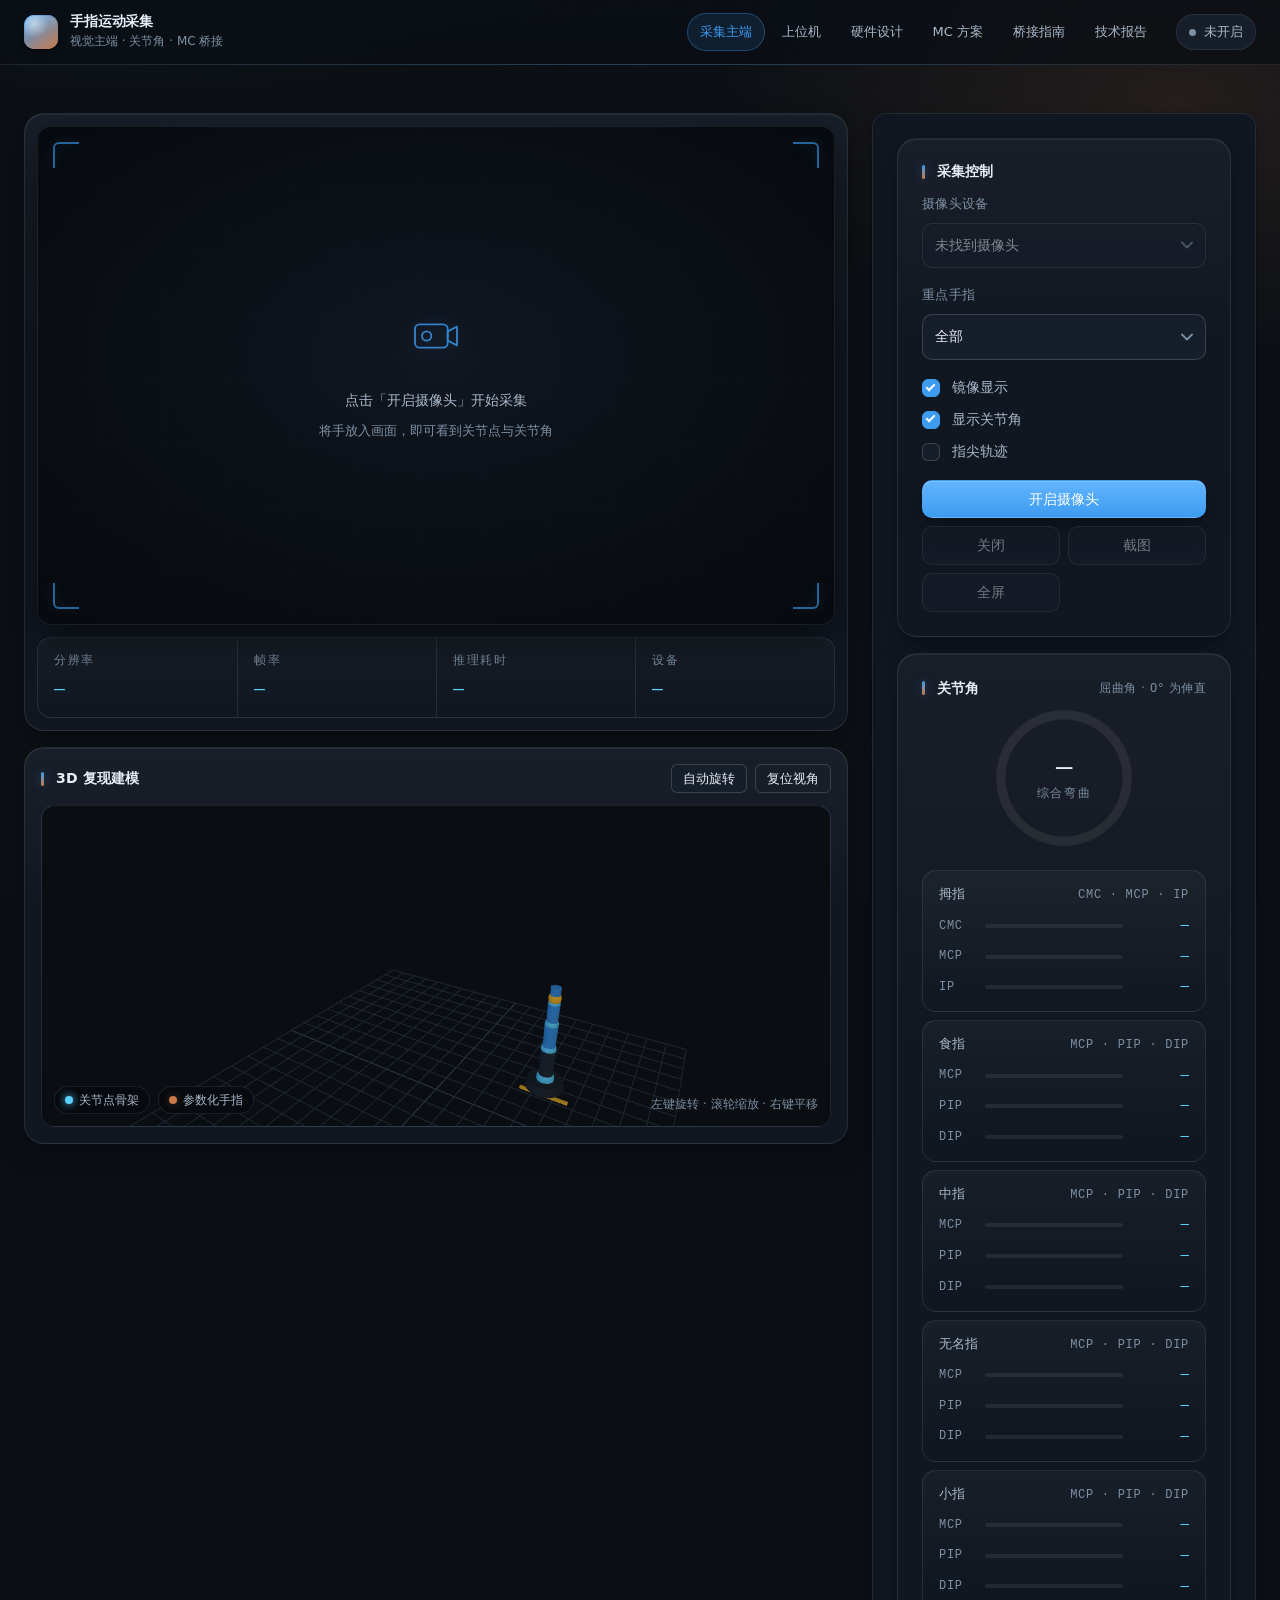
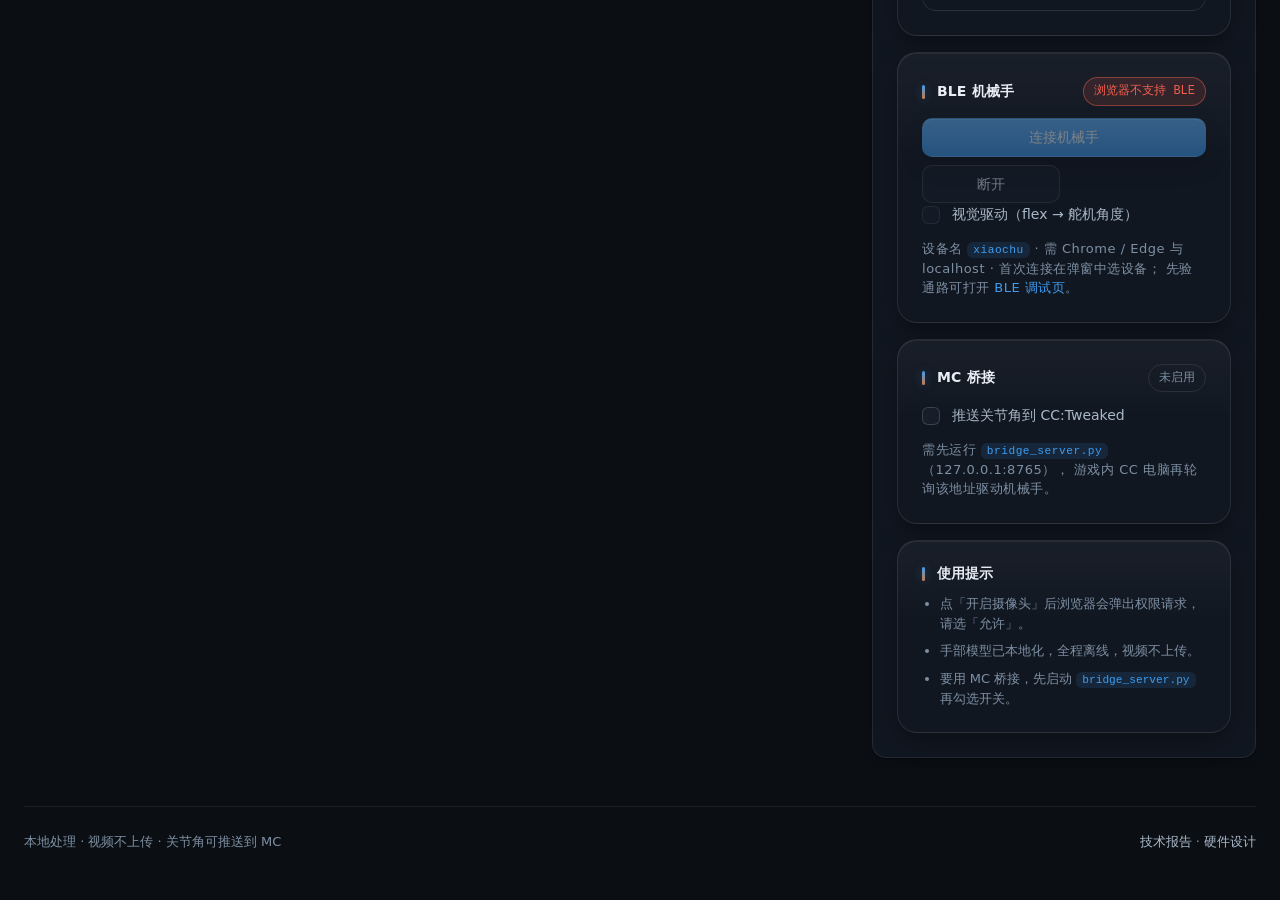
<file: capture.html>
<!DOCTYPE html>
<html lang="zh-CN">
<head>
  <meta charset="UTF-8" />
  <meta name="viewport" content="width=device-width, initial-scale=1.0" />
  <title>手指运动采集 · 视觉主端</title>
  <meta name="description" content="摄像头手部关节点识别、关节屈曲角解算、3D 复现与 Minecraft 机械手桥接。" />
  <link rel="icon" href="favicon.svg" type="image/svg+xml" />
  <link rel="stylesheet" href="tokens.css?v=4" />
  <link rel="stylesheet" href="base.css?v=4" />
  <link rel="stylesheet" href="components.css?v=4" />
  <link rel="stylesheet" href="app.css?v=4" />
</head>
<body class="app-body">

<header class="site-header">
  <div class="site-header__inner">
    <div class="brand">
      <div class="brand-mark" aria-hidden="true"><span></span></div>
      <div class="brand-text">
        <h1>手指运动采集</h1>
        <p class="sub">视觉主端 · 关节角 · MC 桥接</p>
      </div>
    </div>

    <nav class="site-nav" aria-label="站点导航">
      <a href="capture.html" aria-current="page">采集主端</a>
      <a href="hand-pad.html">上位机</a>
      <a href="index.html">硬件设计</a>
      <a href="mc-hand.html">MC 方案</a>
      <a href="mc-bridge-guide.html">桥接指南</a>
      <a href="report.html">技术报告</a>
    </nav>

    <div class="status" id="status" data-state="idle" role="status" aria-live="polite">
      <span class="dot"></span>
      <span id="statusText">未开启</span>
    </div>
  </div>
</header>

<div class="shell">
  <main class="app-grid">

    <!-- ==================== 左：取景与复现 ==================== -->
    <section class="stage" aria-label="采集画面">
      <div class="frame">
        <div class="viewport" id="viewport">
          <video id="video" playsinline autoplay muted></video>
          <canvas id="overlay"></canvas>

          <div class="vf-grid" aria-hidden="true"></div>
          <div class="vf-corners" aria-hidden="true"><i></i><i></i><i></i><i></i></div>
          <div class="vf-vignette" aria-hidden="true"></div>

          <div class="placeholder" id="placeholder">
            <div class="placeholder-icon" aria-hidden="true">
              <svg width="56" height="56" viewBox="0 0 48 48" fill="none">
                <rect x="6" y="14" width="28" height="20" rx="4" stroke="currentColor" stroke-width="1.6"/>
                <path d="M34 20l8-4v16l-8-4V20z" stroke="currentColor" stroke-width="1.6" stroke-linejoin="round"/>
                <circle cx="16" cy="24" r="4" stroke="currentColor" stroke-width="1.6"/>
              </svg>
            </div>
            <p>点击「开启摄像头」开始采集</p>
            <p class="hint">将手放入画面，即可看到关节点与关节角</p>
          </div>

          <div class="hand-badge" id="handBadge" hidden>已检测到手</div>
        </div>

        <!-- 仪器化读数条 -->
        <div class="instruments">
          <div class="instrument">
            <span class="k">分辨率</span>
            <span class="v" id="resolution">—</span>
          </div>
          <div class="instrument">
            <span class="k">帧率</span>
            <span class="v" id="fps">—</span>
          </div>
          <div class="instrument">
            <span class="k">推理耗时</span>
            <span class="v" id="inferMs">—</span>
          </div>
          <div class="instrument">
            <span class="k">设备</span>
            <span class="v device-name" id="deviceName">—</span>
          </div>
        </div>
      </div>

      <!-- 3D 复现 -->
      <section class="block" aria-label="3D 复现">
        <div class="block-head">
          <div class="block-title">
            <span class="tick" aria-hidden="true"></span>
            <h2>3D 复现建模</h2>
          </div>
          <div class="block-actions">
            <button type="button" class="btn mini" id="btnAutoRotate">自动旋转</button>
            <button type="button" class="btn mini ghost" id="btnResetView">复位视角</button>
          </div>
        </div>
        <div class="replay-wrap">
          <canvas id="replayCanvas"></canvas>
          <div class="replay-legend">
            <span class="lg lm">关节点骨架</span>
            <span class="lg finger">参数化手指</span>
          </div>
          <span class="replay-hint">左键旋转 · 滚轮缩放 · 右键平移</span>
        </div>
      </section>
    </section>

    <!-- ==================== 右：控制与读数 ==================== -->
    <aside class="panel" aria-label="控制面板">

      <section class="pane">
        <div class="pane-head">
          <span class="tick" aria-hidden="true"></span>
          <h2>采集控制</h2>
        </div>

        <label class="field">
          <span class="label">摄像头设备</span>
          <select id="deviceSelect" disabled>
            <option value="">开启后可选择</option>
          </select>
        </label>

        <label class="field">
          <span class="label">重点手指</span>
          <select id="fingerSelect">
            <option value="1">食指</option>
            <option value="2">中指</option>
            <option value="3">无名指</option>
            <option value="4">小指</option>
            <option value="0">拇指</option>
            <option value="-1" selected>全部</option>
          </select>
        </label>

        <div class="toggles">
          <label class="check"><input type="checkbox" id="mirror" checked /><span>镜像显示</span></label>
          <label class="check"><input type="checkbox" id="showAngles" checked /><span>显示关节角</span></label>
          <label class="check"><input type="checkbox" id="showTrail" /><span>指尖轨迹</span></label>
        </div>

        <div class="side-actions">
          <button id="btnStart" class="btn primary wide">开启摄像头</button>
          <button id="btnStop" class="btn" disabled>关闭</button>
          <button id="btnSnapshot" class="btn" disabled>截图</button>
          <button id="btnFullscreen" class="btn" disabled>全屏</button>
        </div>
      </section>

      <section class="pane" aria-label="关节角">
        <div class="pane-head">
          <span class="tick" aria-hidden="true"></span>
          <h2>关节角</h2>
          <span class="pane-note">屈曲角 · 0° 为伸直</span>
        </div>

        <div class="gauge" id="focusGauge">
          <div class="gauge__ring" aria-hidden="true"></div>
          <div class="gauge__body">
            <b id="focusAngle">—</b>
            <span>综合弯曲</span>
          </div>
        </div>

        <div class="angle-grid" id="angleGrid">
          <div class="angle-card" data-finger="thumb">
            <div class="angle-card__head">
              <span class="angle-card__name">拇指</span>
              <span class="angle-card__tag">CMC · MCP · IP</span>
            </div>
            <div class="angle-rows" data-for="thumb">
              <div class="angle-row"><span class="k">CMC</span><i class="meter"><b></b></i><span class="v" id="thumb-cmc">—</span></div>
              <div class="angle-row"><span class="k">MCP</span><i class="meter"><b></b></i><span class="v" id="thumb-mcp">—</span></div>
              <div class="angle-row"><span class="k">IP</span><i class="meter"><b></b></i><span class="v" id="thumb-ip">—</span></div>
            </div>
          </div>

          <div class="angle-card" data-finger="index">
            <div class="angle-card__head">
              <span class="angle-card__name">食指</span>
              <span class="angle-card__tag">MCP · PIP · DIP</span>
            </div>
            <div class="angle-rows" data-for="index">
              <div class="angle-row"><span class="k">MCP</span><i class="meter"><b></b></i><span class="v" id="index-mcp">—</span></div>
              <div class="angle-row"><span class="k">PIP</span><i class="meter"><b></b></i><span class="v" id="index-pip">—</span></div>
              <div class="angle-row"><span class="k">DIP</span><i class="meter"><b></b></i><span class="v" id="index-dip">—</span></div>
            </div>
          </div>

          <div class="angle-card" data-finger="middle">
            <div class="angle-card__head">
              <span class="angle-card__name">中指</span>
              <span class="angle-card__tag">MCP · PIP · DIP</span>
            </div>
            <div class="angle-rows" data-for="middle">
              <div class="angle-row"><span class="k">MCP</span><i class="meter"><b></b></i><span class="v" id="middle-mcp">—</span></div>
              <div class="angle-row"><span class="k">PIP</span><i class="meter"><b></b></i><span class="v" id="middle-pip">—</span></div>
              <div class="angle-row"><span class="k">DIP</span><i class="meter"><b></b></i><span class="v" id="middle-dip">—</span></div>
            </div>
          </div>

          <div class="angle-card" data-finger="ring">
            <div class="angle-card__head">
              <span class="angle-card__name">无名指</span>
              <span class="angle-card__tag">MCP · PIP · DIP</span>
            </div>
            <div class="angle-rows" data-for="ring">
              <div class="angle-row"><span class="k">MCP</span><i class="meter"><b></b></i><span class="v" id="ring-mcp">—</span></div>
              <div class="angle-row"><span class="k">PIP</span><i class="meter"><b></b></i><span class="v" id="ring-pip">—</span></div>
              <div class="angle-row"><span class="k">DIP</span><i class="meter"><b></b></i><span class="v" id="ring-dip">—</span></div>
            </div>
          </div>

          <div class="angle-card" data-finger="pinky">
            <div class="angle-card__head">
              <span class="angle-card__name">小指</span>
              <span class="angle-card__tag">MCP · PIP · DIP</span>
            </div>
            <div class="angle-rows" data-for="pinky">
              <div class="angle-row"><span class="k">MCP</span><i class="meter"><b></b></i><span class="v" id="pinky-mcp">—</span></div>
              <div class="angle-row"><span class="k">PIP</span><i class="meter"><b></b></i><span class="v" id="pinky-pip">—</span></div>
              <div class="angle-row"><span class="k">DIP</span><i class="meter"><b></b></i><span class="v" id="pinky-dip">—</span></div>
            </div>
          </div>
        </div>
      </section>

      <section class="pane" aria-label="BLE 机械手">
        <div class="pane-head">
          <span class="tick" aria-hidden="true"></span>
          <h2>BLE 机械手</h2>
          <span class="bridge-state" id="bleStatus" data-kind="">未连接</span>
        </div>
        <div class="side-actions">
          <button id="btnBleConnect" class="btn primary wide">连接机械手</button>
          <button id="btnBleDisconnect" class="btn" disabled>断开</button>
        </div>
        <label class="check"><input type="checkbox" id="bleEnable" disabled /><span>视觉驱动（flex → 舵机角度）</span></label>
        <p class="pane-note left">
          设备名 <code>xiaochu</code> · 需 Chrome / Edge 与 localhost · 首次连接在弹窗中选设备；
          先验通路可打开 <a href="ble-test.html">BLE 调试页</a>。
        </p>
      </section>

      <section class="pane" aria-label="MC 桥接">
        <div class="pane-head">
          <span class="tick" aria-hidden="true"></span>
          <h2>MC 桥接</h2>
          <span class="bridge-state" id="bridgeStatus" data-kind="">未启用</span>
        </div>
        <label class="check"><input type="checkbox" id="bridgeEnable" /><span>推送关节角到 CC:Tweaked</span></label>
        <p class="pane-note left">
          需先运行 <code>bridge_server.py</code>（127.0.0.1:8765），
          游戏内 CC 电脑再轮询该地址驱动机械手。
        </p>
      </section>

      <section class="pane pane-quiet">
        <div class="pane-head">
          <span class="tick" aria-hidden="true"></span>
          <h2>使用提示</h2>
        </div>
        <ul class="tips">
          <li>点「开启摄像头」后浏览器会弹出权限请求，请选「允许」。</li>
          <li>手部模型已本地化，全程离线，视频不上传。</li>
          <li>要用 MC 桥接，先启动 <code>bridge_server.py</code> 再勾选开关。</li>
        </ul>
      </section>

      <div class="notice error" id="errorBox" hidden>
        <strong>出错了</strong>
        <p id="errorText"></p>
      </div>
    </aside>
  </main>

  <footer class="site-footer">
    <span>本地处理 · 视频不上传 · 关节角可推送到 MC</span>
    <span><a href="report.html">技术报告</a> · <a href="index.html">硬件设计</a></span>
  </footer>
</div>

<script src="ble-bridge.js?v=5"></script>
<script src="app.js?v=5"></script>
<script type="module" src="replay3d.js?v=4"></script>
</body>
</html>
</file>
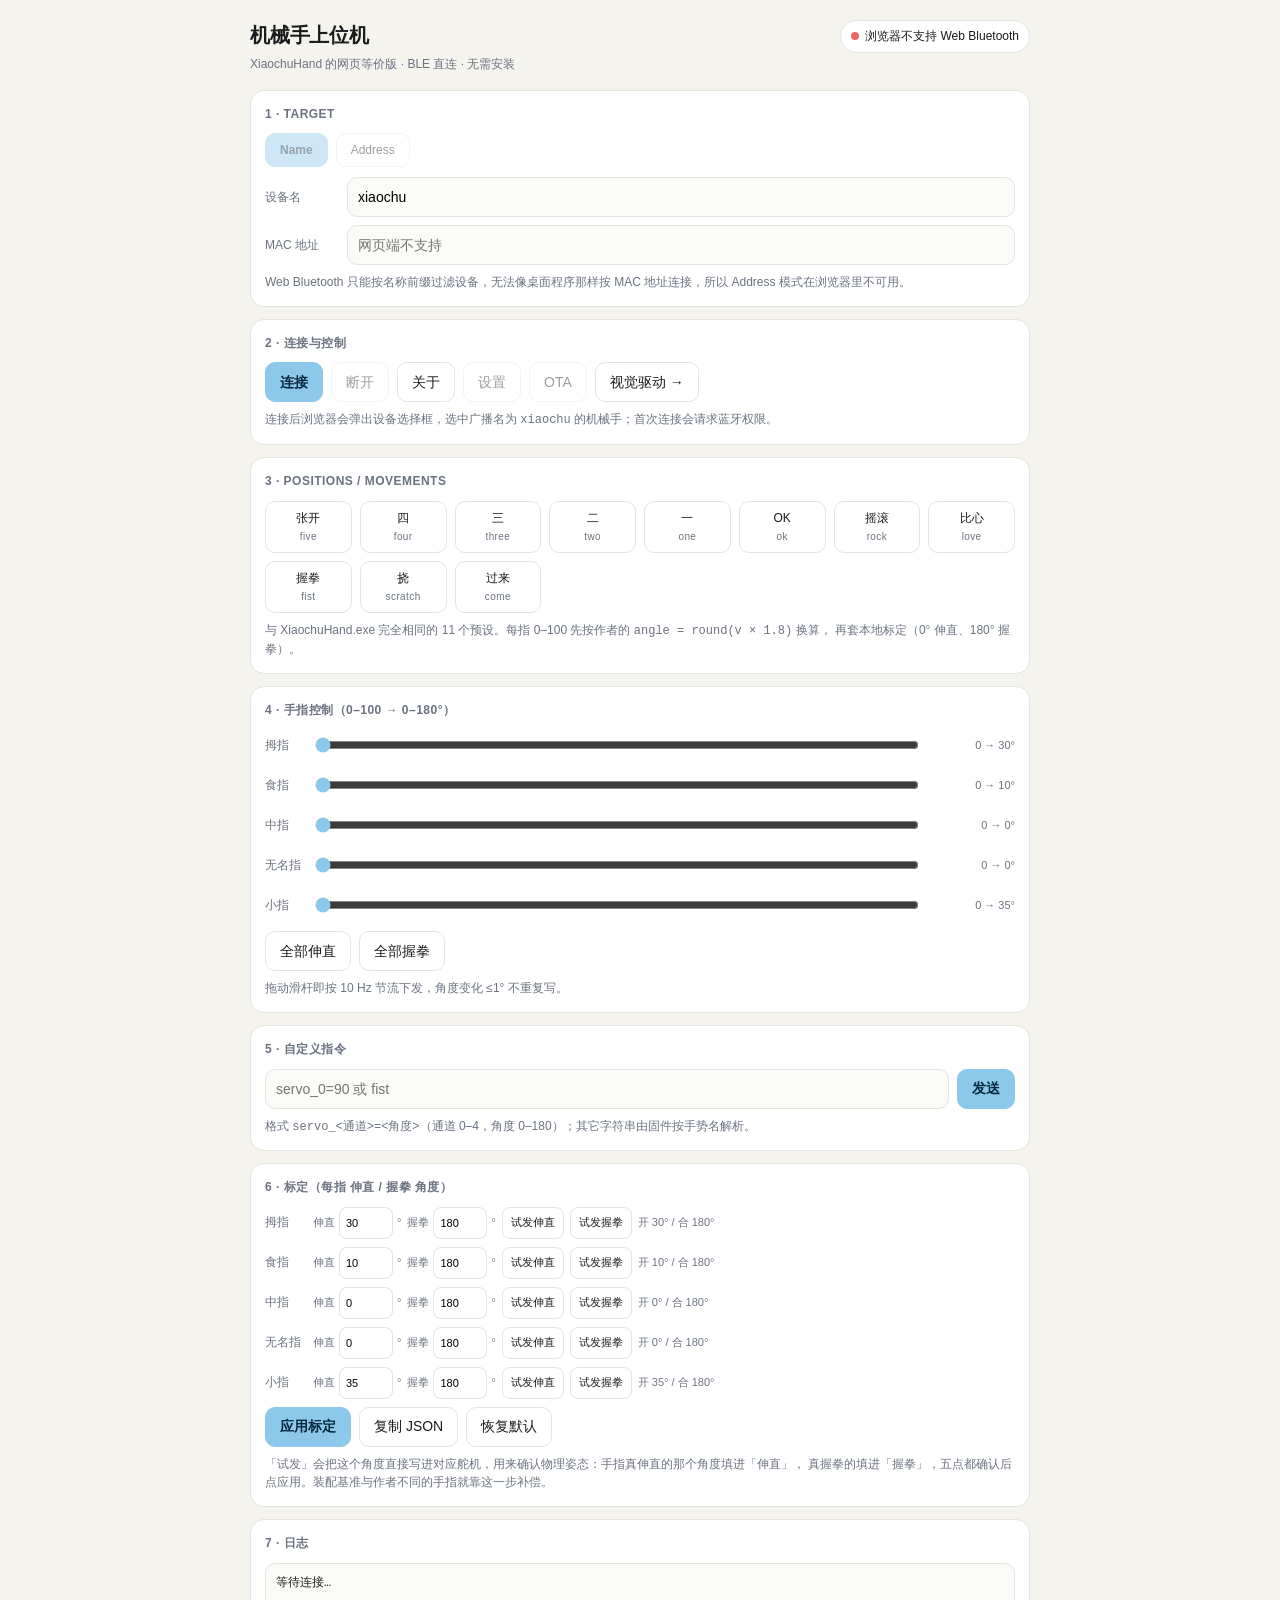
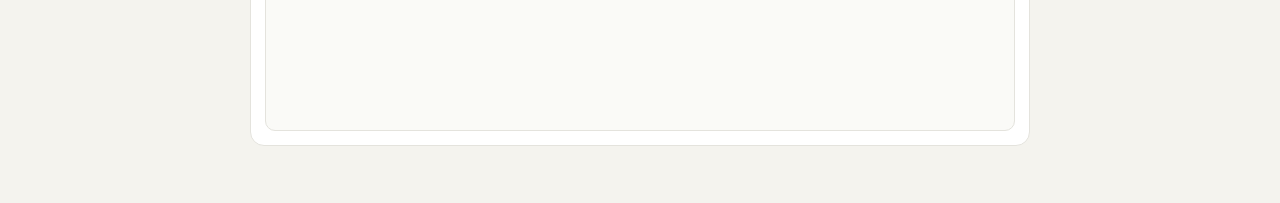
<file: hand-pad.html>
<!DOCTYPE html>
<html lang="zh-CN">
<head>
<meta charset="utf-8" />
<meta name="viewport" content="width=device-width, initial-scale=1" />
<title>机械手上位机 · 网页版</title>
<style>
  :root {
    --bg: #f4f3ee; --card: #ffffff; --line: #e4e3dd;
    --text: #1a1b1c; --sub: #6b7280;
    --accent: #8bc8ea; --ok: #52c41a; --err: #ea6668; --warn: #faad14;
  }
  * { box-sizing: border-box; }
  body {
    margin: 0; padding: 20px 16px 48px; background: var(--bg); color: var(--text);
    font: 14px/1.55 'Roboto', 'PingFang SC', 'Segoe UI', Arial, sans-serif;
    -webkit-text-size-adjust: 100%; overflow-x: hidden;
  }
  .wrap { max-width: 780px; margin: 0 auto; width: 100%; }
  header {
    display: flex; align-items: flex-start; justify-content: space-between;
    gap: 12px; flex-wrap: wrap; margin-bottom: 16px;
  }
  h1 { font-size: 20px; margin: 0 0 4px; letter-spacing: -.01em; }
  .sub { margin: 0; color: var(--sub); font-size: 12px; }
  .status {
    display: inline-flex; align-items: center; gap: 6px; padding: 6px 10px;
    border-radius: 999px; background: #fff; border: 1px solid var(--line); font-size: 12px;
  }
  .status i { width: 8px; height: 8px; border-radius: 50%; background: #c9c9c9; }
  .status[data-kind="ok"] i { background: var(--ok); }
  .status[data-kind="err"] i { background: var(--err); }
  .status[data-kind="wait"] i { background: var(--warn); }
  .card {
    background: var(--card); border: 1px solid var(--line);
    border-radius: 14px; padding: 14px; margin-bottom: 12px;
    min-width: 0; overflow-wrap: anywhere;
  }
  h2 { font-size: 12px; margin: 0 0 10px; color: var(--sub); font-weight: 600; letter-spacing: .04em; }
  button, .btn {
    font: inherit; height: 40px; padding: 0 14px; border-radius: 10px;
    border: 1px solid var(--line); background: #fff; color: var(--text);
    cursor: pointer; display: inline-flex; align-items: center; justify-content: center;
    text-decoration: none; white-space: nowrap;
  }
  button:disabled { opacity: .42; cursor: not-allowed; }
  button.primary { background: var(--accent); border-color: var(--accent); color: #06283d; font-weight: 600; }
  .row { display: flex; gap: 8px; flex-wrap: wrap; align-items: center; }
  .grid { display: grid; grid-template-columns: repeat(auto-fit, minmax(80px, 1fr)); gap: 8px; }
  .grid button { flex-direction: column; gap: 2px; height: 52px; font-size: 12px; min-width: 0; padding: 0 6px; }
  .grid button small { color: var(--sub); font-size: 10px; letter-spacing: .04em; }
  .field { display: flex; align-items: center; gap: 10px; margin-bottom: 8px; }
  .field span { width: 72px; flex: 0 0 auto; color: var(--sub); font-size: 12px; }
  .field input {
    flex: 1 1 auto; min-width: 0; height: 40px; padding: 0 10px;
    border: 1px solid var(--line); border-radius: 10px; font: inherit; background: #fafaf7;
  }
  .slider-row { display: flex; align-items: center; gap: 8px; margin-bottom: 8px; }
  .slider-name { width: 40px; flex: 0 0 auto; font-size: 12px; color: var(--sub); }
  .slider-row input[type="range"] { flex: 1 1 auto; min-width: 0; height: 28px; accent-color: #8bc8ea; }
  .slider-val {
    width: 86px; flex: 0 0 auto; text-align: right; font-size: 11px;
    font-variant-numeric: tabular-nums; color: var(--sub);
  }
  .cal-row { display: grid; grid-template-columns: 40px minmax(0, 1fr); gap: 8px; align-items: center; margin-bottom: 8px; }
  .cal-row > span { font-size: 12px; color: var(--sub); }
  .cal-fields { display: flex; gap: 6px; flex-wrap: wrap; align-items: center; min-width: 0; flex: 1 1 auto; }
  .cal-fields label { font-size: 11px; color: var(--sub); display: inline-flex; align-items: center; gap: 4px; }
  .cal-fields input {
    width: 54px; height: 32px; padding: 0 6px; border: 1px solid var(--line);
    border-radius: 8px; font: inherit;
  }
  .cal-fields button { height: 32px; padding: 0 8px; font-size: 11px; border-radius: 8px; }
  pre#log {
    margin: 0; height: 168px; overflow: auto; padding: 10px; border-radius: 10px;
    background: #fafaf7; border: 1px solid var(--line);
    font: 12px/1.5 ui-monospace, Consolas, monospace; white-space: pre-wrap; word-break: break-all;
  }
  .hint { margin: 8px 0 0; font-size: 12px; color: var(--sub); line-height: 1.55; }
  .modal {
    position: fixed; inset: 0; background: rgba(20, 20, 20, .4); z-index: 10;
    display: flex; align-items: center; justify-content: center; padding: 20px;
  }
  .modal[hidden] { display: none; }
  .modal-card {
    background: #fff; border-radius: 14px; padding: 18px;
    max-width: 460px; width: 100%; max-height: 80vh; overflow: auto;
  }
  .modal-card h3 { font-size: 15px; margin: 0 0 10px; }
  .modal-card p { font-size: 13px; color: #3d3d3d; margin: 0 0 8px; }
  .modal-card code { background: #f4f3ee; padding: 1px 5px; border-radius: 5px; font-size: 12px; }
  @media (max-width: 480px) {
    .grid { grid-template-columns: repeat(3, minmax(0, 1fr)); }
    .slider-val { width: 72px; font-size: 10px; }
    .cal-fields input { width: 48px; }
    .cal-fields button { padding: 0 6px; }
    h1 { font-size: 18px; }
  }
</style>
</head>
<body>
<div class="wrap">

  <header>
    <div>
      <h1>机械手上位机</h1>
      <p class="sub">XiaochuHand 的网页等价版 · BLE 直连 · 无需安装</p>
    </div>
    <div class="status" id="stateEl" data-kind=""><i></i><span>未连接</span></div>
  </header>

  <section class="card">
    <h2>1 · TARGET</h2>
    <div class="row" style="margin-bottom:10px">
      <button class="primary" id="modeName" disabled style="height:34px;font-size:12px">Name</button>
      <button id="modeAddr" disabled style="height:34px;font-size:12px">Address</button>
    </div>
    <div class="field">
      <span>设备名</span>
      <input type="text" id="deviceName" value="xiaochu" autocomplete="off" />
    </div>
    <div class="field">
      <span>MAC 地址</span>
      <input type="text" id="deviceAddr" value="" placeholder="网页端不支持" disabled />
    </div>
    <p class="hint">
      Web Bluetooth 只能按名称前缀过滤设备，无法像桌面程序那样按 MAC 地址连接，所以 Address 模式在浏览器里不可用。
    </p>
  </section>

  <section class="card">
    <h2>2 · 连接与控制</h2>
    <div class="row">
      <button class="primary" id="btnConnect">连接</button>
      <button id="btnDisconnect" disabled>断开</button>
      <button id="btnAbout">关于</button>
      <button disabled title="固件未实现 Settings 特征">设置</button>
      <button disabled title="固件未实现 OTA 特征">OTA</button>
      <a class="btn" href="capture.html">视觉驱动 →</a>
    </div>
    <p class="hint">
      连接后浏览器会弹出设备选择框，选中广播名为 <code>xiaochu</code> 的机械手；首次连接会请求蓝牙权限。
    </p>
  </section>

  <section class="card">
    <h2>3 · POSITIONS / MOVEMENTS</h2>
    <div class="grid" id="presetGrid"></div>
    <p class="hint">
      与 XiaochuHand.exe 完全相同的 11 个预设。每指 0–100 先按作者的 <code>angle = round(v × 1.8)</code> 换算，
      再套本地标定（0° 伸直、180° 握拳）。
    </p>
  </section>

  <section class="card">
    <h2>4 · 手指控制（0–100 → 0–180°）</h2>
    <div id="sliderList"></div>
    <div class="row" style="margin-top:10px">
      <button id="btnAllOpen">全部伸直</button>
      <button id="btnAllFist">全部握拳</button>
    </div>
    <p class="hint">拖动滑杆即按 10 Hz 节流下发，角度变化 ≤1° 不重复写。</p>
  </section>

  <section class="card">
    <h2>5 · 自定义指令</h2>
    <div class="row">
      <input type="text" id="customInput" placeholder="servo_0=90 或 fist" autocomplete="off"
             style="flex:1 1 200px;min-width:0;height:40px;padding:0 10px;border:1px solid var(--line);border-radius:10px;font:inherit;background:#fafaf7" />
      <button class="primary" id="btnCustom">发送</button>
    </div>
    <p class="hint">
      格式 <code>servo_&lt;通道&gt;=&lt;角度&gt;</code>（通道 0–4，角度 0–180）；其它字符串由固件按手势名解析。
    </p>
  </section>

  <section class="card">
    <h2>6 · 标定（每指 伸直 / 握拳 角度）</h2>
    <div id="calList"></div>
    <div class="row" style="margin-top:4px">
      <button class="primary" id="btnApplyCal">应用标定</button>
      <button id="btnCopyCal">复制 JSON</button>
      <button id="btnResetCal">恢复默认</button>
    </div>
    <p class="hint">
      「试发」会把这个角度直接写进对应舵机，用来确认物理姿态：手指真伸直的那个角度填进「伸直」，
      真握拳的填进「握拳」，五点都确认后点应用。装配基准与作者不同的手指就靠这一步补偿。
    </p>
  </section>

  <section class="card">
    <h2>7 · 日志</h2>
    <pre id="log">等待连接…</pre>
  </section>

</div>

<div class="modal" id="aboutModal" hidden>
  <div class="modal-card">
    <h3>关于这个网页版</h3>
    <p>它复刻了作者上位机 <code>XiaochuHand.exe</code> 的核心驱动逻辑：同一条 <code>servo_&lt;idx&gt;=&lt;angle&gt;</code> 指令、
      同一套 <code>PRESET_ANGLES</code> 预设表、同一个 <code>angle = round(v × 1.8)</code> 换算。</p>
    <p>差异有两处：</p>
    <p>① 浏览器无法按 MAC 地址连接，只能用名称前缀扫描；<br/>
       ② 作者固件没有 Settings / OTA 特征，对应的按钮在这里是禁用状态。</p>
    <p>另外增加了「标定」面板：作者假设每根舵机的 0° 就是伸直位，装配基准不同时用标定补偿，不必改固件。</p>
    <p style="color:#6b7280;font-size:12px">本源为 finger-motion-replay 项目，逆向结论见 <code>docs/小楚君机械手-BLE打通.md</code> 第 9 节。</p>
    <div class="row" style="margin-top:14px;justify-content:flex-end">
      <button id="btnCloseAbout">知道了</button>
    </div>
  </div>
</div>

<script src="ble-bridge.js"></script>
<script>
(function () {
  "use strict";

  var ble = window.BleHand;
  if (!ble) return;

  var ZH = {
    five: "张开", four: "四", three: "三", two: "二", one: "一",
    ok: "OK", rock: "摇滚", love: "比心", fist: "握拳", scratch: "挠", come: "过来"
  };

  var stateEl = document.getElementById("stateEl");
  var stateText = stateEl.querySelector("span");
  var btnConnect = document.getElementById("btnConnect");
  var btnDisconnect = document.getElementById("btnDisconnect");
  var logEl = document.getElementById("log");
  var sliderEls = {};
  var angleEls = {};
  var calStore = {};

  function log(msg) {
    var t = new Date().toLocaleTimeString("zh-CN", { hour12: false });
    logEl.textContent = ("[" + t + "] " + msg + "\n" + logEl.textContent).slice(0, 5000);
  }

  function setState(text, kind) {
    stateText.textContent = text;
    stateEl.dataset.kind = kind || "";
  }

  function refreshButtons() {
    var c = ble.isConnected();
    btnConnect.disabled = c;
    btnDisconnect.disabled = !c;
  }

  function currentFrame() {
    var frame = {};
    ble.FINGERS.forEach(function (f) {
      frame[f.name] = { flex: Number(sliderEls[f.name].value) };
    });
    return frame;
  }

  function pushFrame() {
    if (!ble.isConnected()) return;
    ble.setEnabled(true);
    ble.send(currentFrame());
  }

  function refreshAngle(f) {
    var v = Number(sliderEls[f.name].value);
    var a = ble.flexToAngle(f, v);
    var authorAngle = Math.max(0, Math.min(180, Math.round(v * 1.8)));
    angleEls[f.name].textContent = v + " → " + a + "°";
    angleEls[f.name].title = "作者公式 " + v + " × 1.8 = " + authorAngle + "°";
  }

  // ---------- 滑杆 ----------
  var sliderList = document.getElementById("sliderList");
  ble.FINGERS.forEach(function (f) {
    var row = document.createElement("div");
    row.className = "slider-row";

    var name = document.createElement("span");
    name.className = "slider-name";
    name.textContent = f.label;

    var range = document.createElement("input");
    range.type = "range";
    range.min = "0";
    range.max = "100";
    range.step = "1";
    range.value = "0";
    range.addEventListener("input", function () {
      refreshAngle(f);
      pushFrame();
    });

    var val = document.createElement("span");
    val.className = "slider-val";

    row.appendChild(name);
    row.appendChild(range);
    row.appendChild(val);
    sliderList.appendChild(row);

    sliderEls[f.name] = range;
    angleEls[f.name] = val;
    refreshAngle(f);
  });

  function setAll(v) {
    ble.FINGERS.forEach(function (f) {
      sliderEls[f.name].value = String(v);
      refreshAngle(f);
    });
    pushFrame();
    log("全部 → flex " + v);
  }

  document.getElementById("btnAllOpen").addEventListener("click", function () { setAll(0); });
  document.getElementById("btnAllFist").addEventListener("click", function () { setAll(100); });

  // ---------- 预设 ----------
  var presetGrid = document.getElementById("presetGrid");
  (ble.PRESET_NAMES || []).forEach(function (name) {
    var b = document.createElement("button");
    var zh = document.createElement("span");
    zh.textContent = ZH[name] || name;
    var en = document.createElement("small");
    en.textContent = name;
    b.appendChild(zh);
    b.appendChild(en);
    b.addEventListener("click", function () {
      var vals = ble.PRESET_FLEX[name];
      ble.FINGERS.forEach(function (f, i) {
        sliderEls[f.name].value = String(vals[i]);
        refreshAngle(f);
      });
      if (!ble.isConnected()) {
        log("未连接，预设 " + name + " 未发送");
        return;
      }
      ble.setEnabled(true);
      ble.sendPreset(name);
      log("预设 " + name + " → [" + vals.join(",") + "]");
    });
    presetGrid.appendChild(b);
  });

  // ---------- 标定 ----------
  var calList = document.getElementById("calList");

  function renderCalHint() {
    ble.FINGERS.forEach(function (f) {
      var el = document.querySelector('[data-calval="' + f.name + '"]');
      if (el) el.textContent = "开 " + f.open + "° / 合 " + f.closed + "°";
    });
  }

  ble.FINGERS.forEach(function (f) {
    var row = document.createElement("div");
    row.className = "cal-row";

    var name = document.createElement("span");
    name.textContent = f.label;

    var fields = document.createElement("div");
    fields.className = "cal-fields";

    function makeField(labelText, value, prop) {
      var lab = document.createElement("label");
      lab.appendChild(document.createTextNode(labelText));
      var input = document.createElement("input");
      input.type = "number";
      input.min = "0";
      input.max = "180";
      input.value = String(value);
      input.dataset.finger = f.name;
      input.dataset.prop = prop;
      lab.appendChild(input);
      lab.appendChild(document.createTextNode("°"));
      fields.appendChild(lab);
      return input;
    }

    var openIn = makeField("伸直", f.open, "open");
    var closedIn = makeField("握拳", f.closed, "closed");

    var testOpen = document.createElement("button");
    testOpen.textContent = "试发伸直";
    testOpen.addEventListener("click", function () {
      var v = Math.max(0, Math.min(180, Number(openIn.value) || 0));
      ble.sendRaw("servo_" + f.ch + "=" + v);
      log(f.label + " 试发 " + v + "°");
    });

    var testClosed = document.createElement("button");
    testClosed.textContent = "试发握拳";
    testClosed.addEventListener("click", function () {
      var v = Math.max(0, Math.min(180, Number(closedIn.value) || 0));
      ble.sendRaw("servo_" + f.ch + "=" + v);
      log(f.label + " 试发 " + v + "°");
    });

    var cur = document.createElement("span");
    cur.dataset.calval = f.name;
    cur.style.fontSize = "11px";
    cur.style.color = "#6b7280";

    fields.appendChild(testOpen);
    fields.appendChild(testClosed);
    fields.appendChild(cur);

    row.appendChild(name);
    row.appendChild(fields);
    calList.appendChild(row);

    calStore[f.name] = { open: f.open, closed: f.closed };
    openIn.addEventListener("input", function () {
      calStore[f.name].open = Number(openIn.value) || 0;
    });
    closedIn.addEventListener("input", function () {
      calStore[f.name].closed = Number(closedIn.value) || 0;
    });
  });

  renderCalHint();

  document.getElementById("btnApplyCal").addEventListener("click", function () {
    var cal = {};
    ble.FINGERS.forEach(function (f) {
      var c = calStore[f.name];
      cal[f.name] = { open: c.open, closed: c.closed };
    });
    ble.setCalibration(cal, true);
    ble.FINGERS.forEach(function (f) { refreshAngle(f); });
    renderCalHint();
    log("已应用标定：" + JSON.stringify(cal));
    pushFrame();
  });

  document.getElementById("btnCopyCal").addEventListener("click", function () {
    var json = JSON.stringify(ble.getCalibration());
    log("当前标定：" + json);
    if (navigator.clipboard && navigator.clipboard.writeText) {
      navigator.clipboard.writeText(json).then(function () {
        log("已复制到剪贴板");
      }).catch(function () {
        log("复制失败，从日志里手动复制");
      });
    }
  });

  document.getElementById("btnResetCal").addEventListener("click", function () {
    ble.resetCalibration();
  });

  // ---------- 自定义指令 ----------
  var customInput = document.getElementById("customInput");
  document.getElementById("btnCustom").addEventListener("click", function () {
    var cmd = customInput.value.trim();
    if (!cmd) return;
    if (!ble.isConnected()) {
      log("未连接，指令未发送");
      return;
    }
    ble.sendRaw(cmd).then(function (ok) {
      log("TX " + cmd + (ok ? "  OK" : "  失败"));
    });
  });

  // ---------- 连接 ----------
  ble.onStatus(function (text, kind) {
    setState(text, kind);
    refreshButtons();
    log("状态：" + text);
  });

  document.getElementById("deviceName").addEventListener("change", function () {
    ble.setDeviceName(this.value);
    log("设备名过滤：" + ble.getDeviceName());
  });

  btnConnect.addEventListener("click", function () {
    if (!ble.supports()) {
      setState("浏览器不支持 Web Bluetooth", "err");
      log("请用桌面版 Chrome / Edge，并通过 localhost 打开");
      return;
    }
    ble.setDeviceName(document.getElementById("deviceName").value);
    log("请求连接 " + ble.getDeviceName() + " …");
    ble.connect().then(function () {
      refreshButtons();
      ble.setEnabled(true);
    }).catch(function (err) {
      setState("连接失败", "err");
      log("连接失败：" + (err && err.message ? err.message : err));
    });
  });

  btnDisconnect.addEventListener("click", function () {
    ble.disconnect().then(function () { refreshButtons(); });
  });

  // ---------- 关于 ----------
  var aboutModal = document.getElementById("aboutModal");
  document.getElementById("btnAbout").addEventListener("click", function () {
    aboutModal.hidden = false;
  });
  document.getElementById("btnCloseAbout").addEventListener("click", function () {
    aboutModal.hidden = true;
  });
  aboutModal.addEventListener("click", function (e) {
    if (e.target === aboutModal) aboutModal.hidden = true;
  });

  refreshButtons();
  if (!ble.supports()) setState("浏览器不支持 Web Bluetooth", "err");
})();
</script>
</body>
</html>
</file>
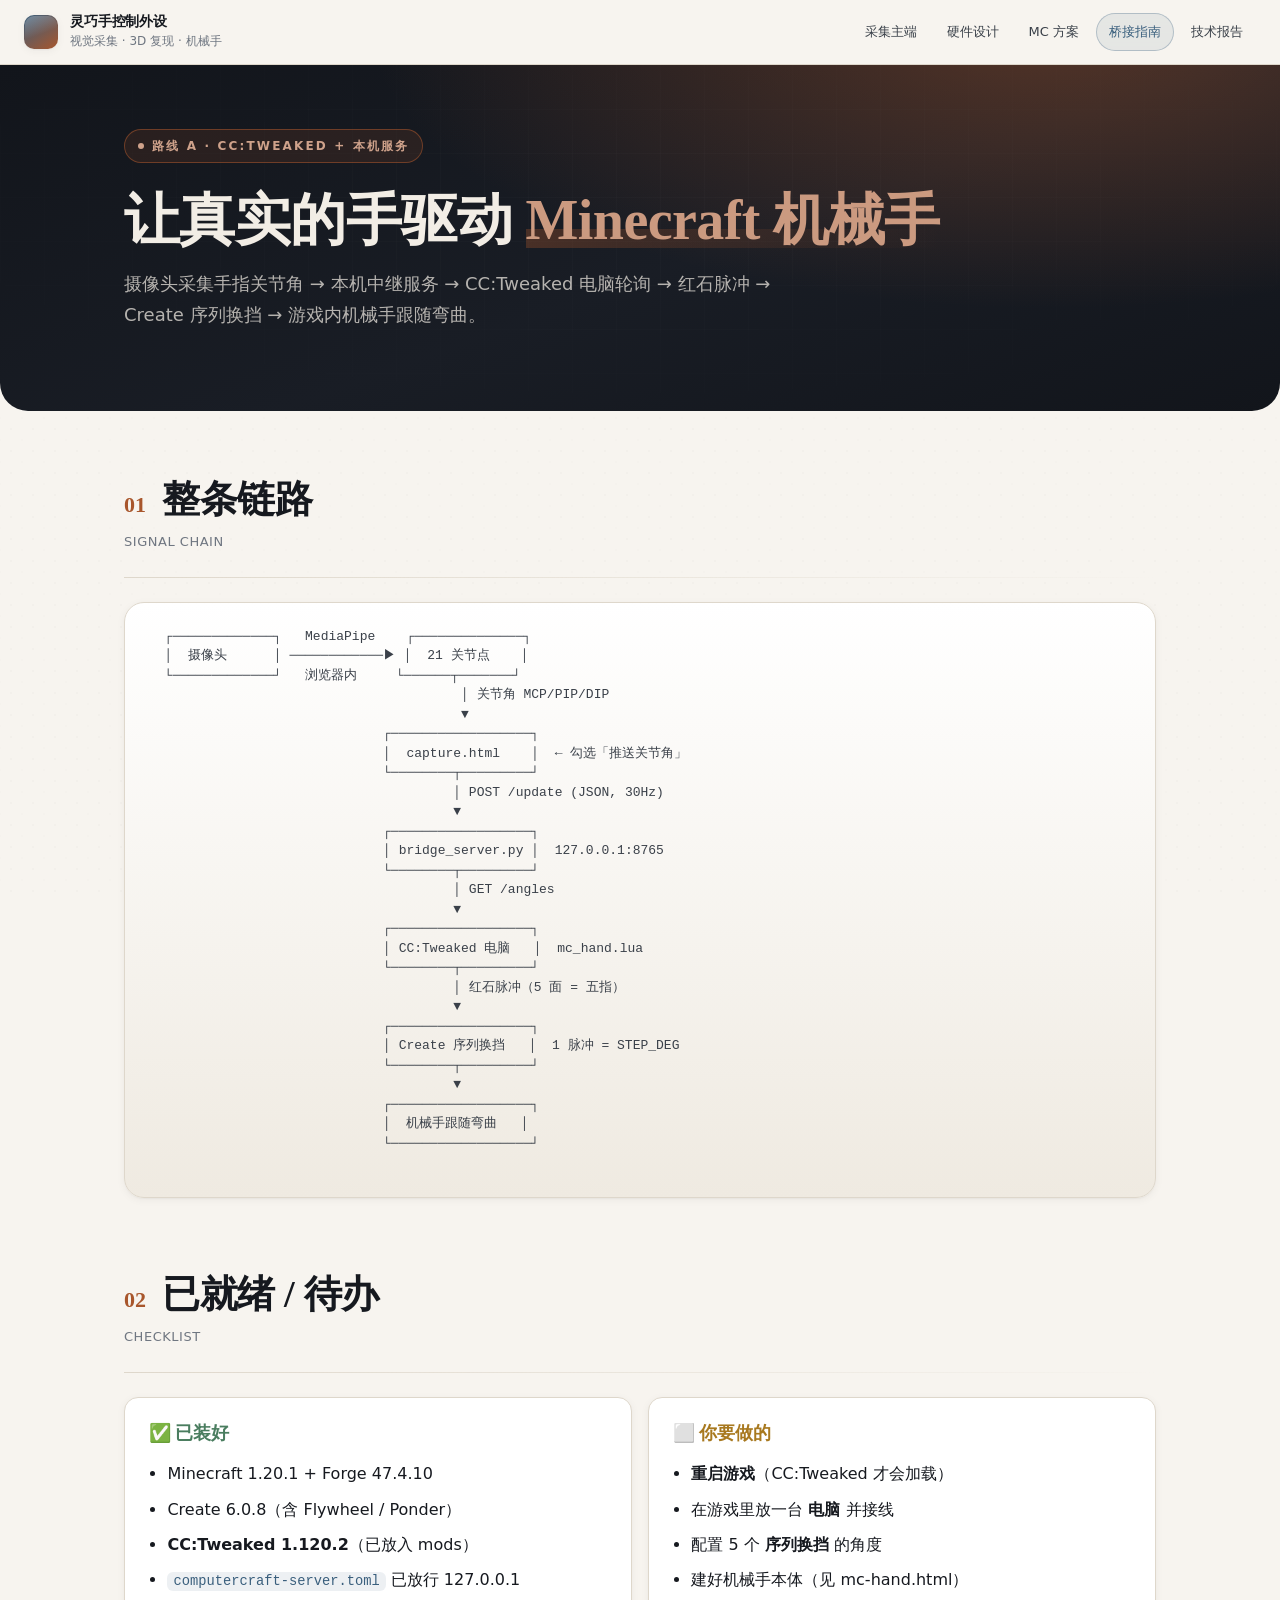
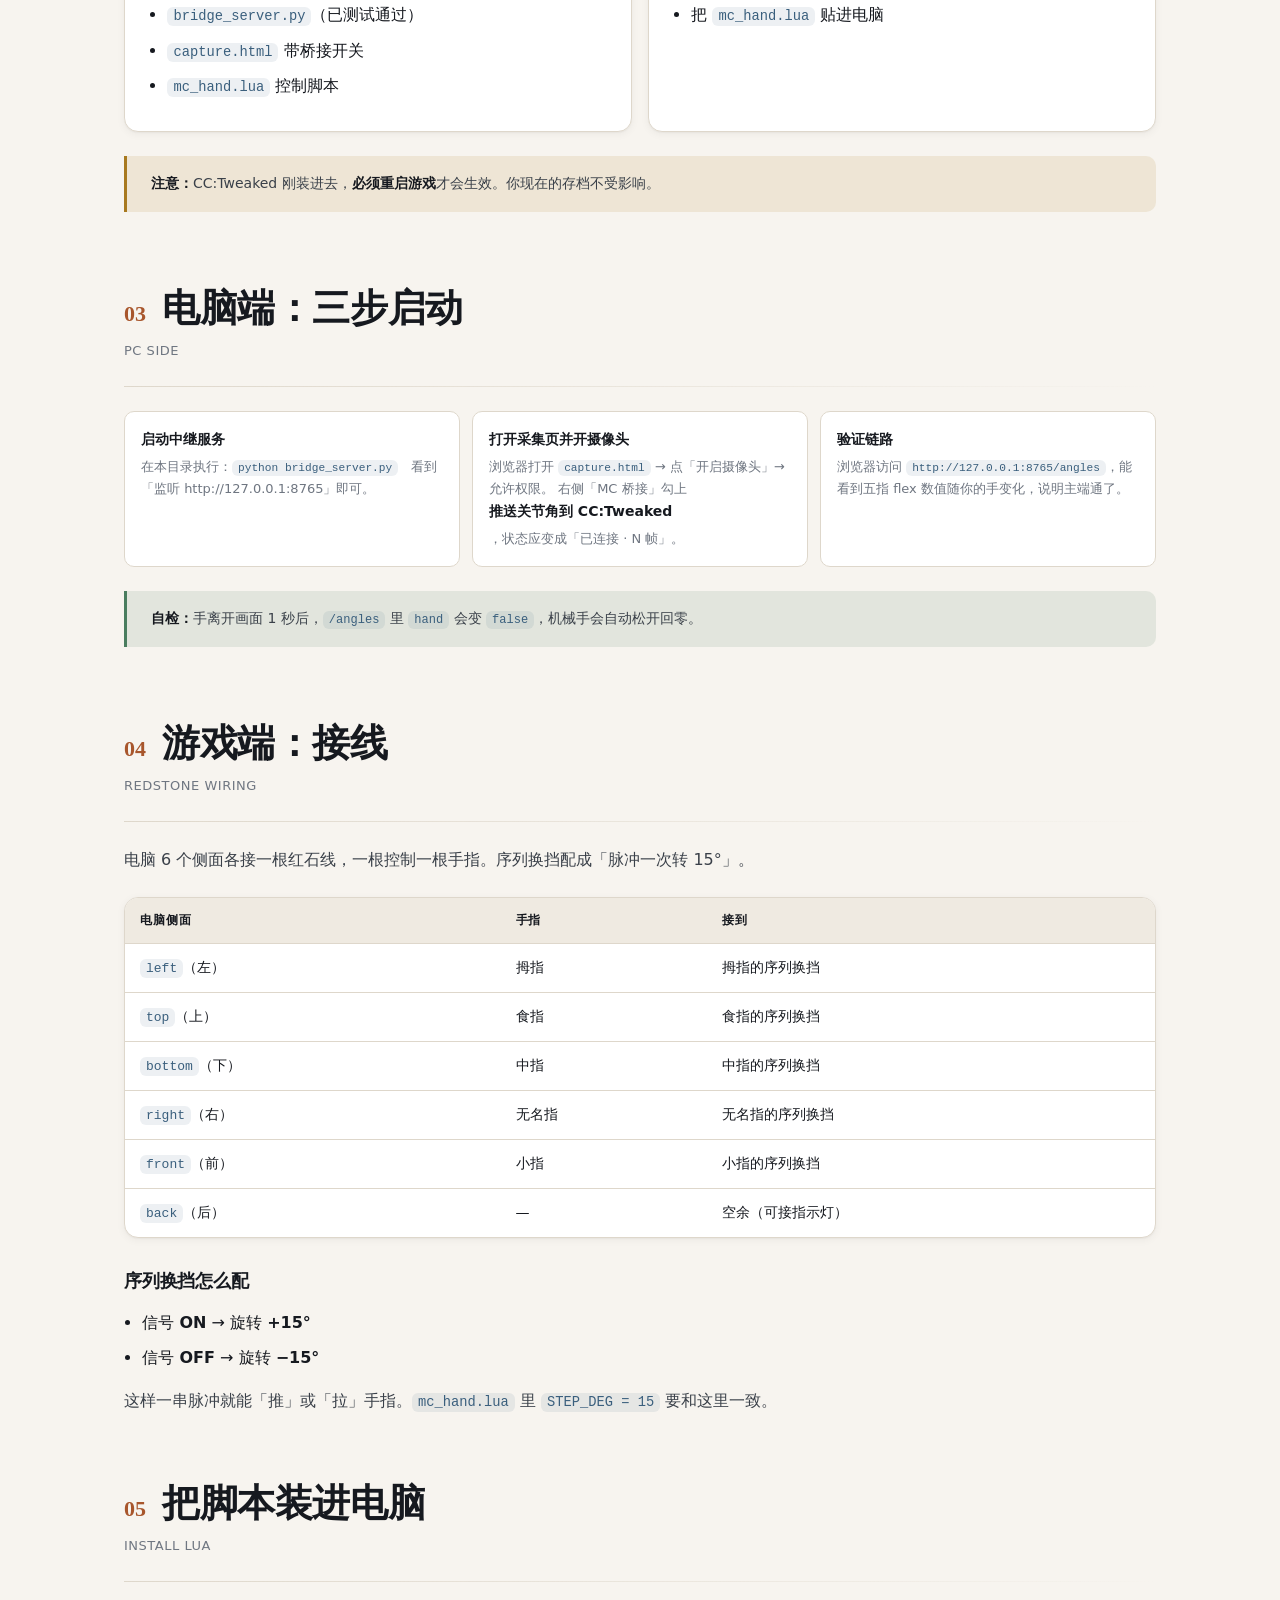
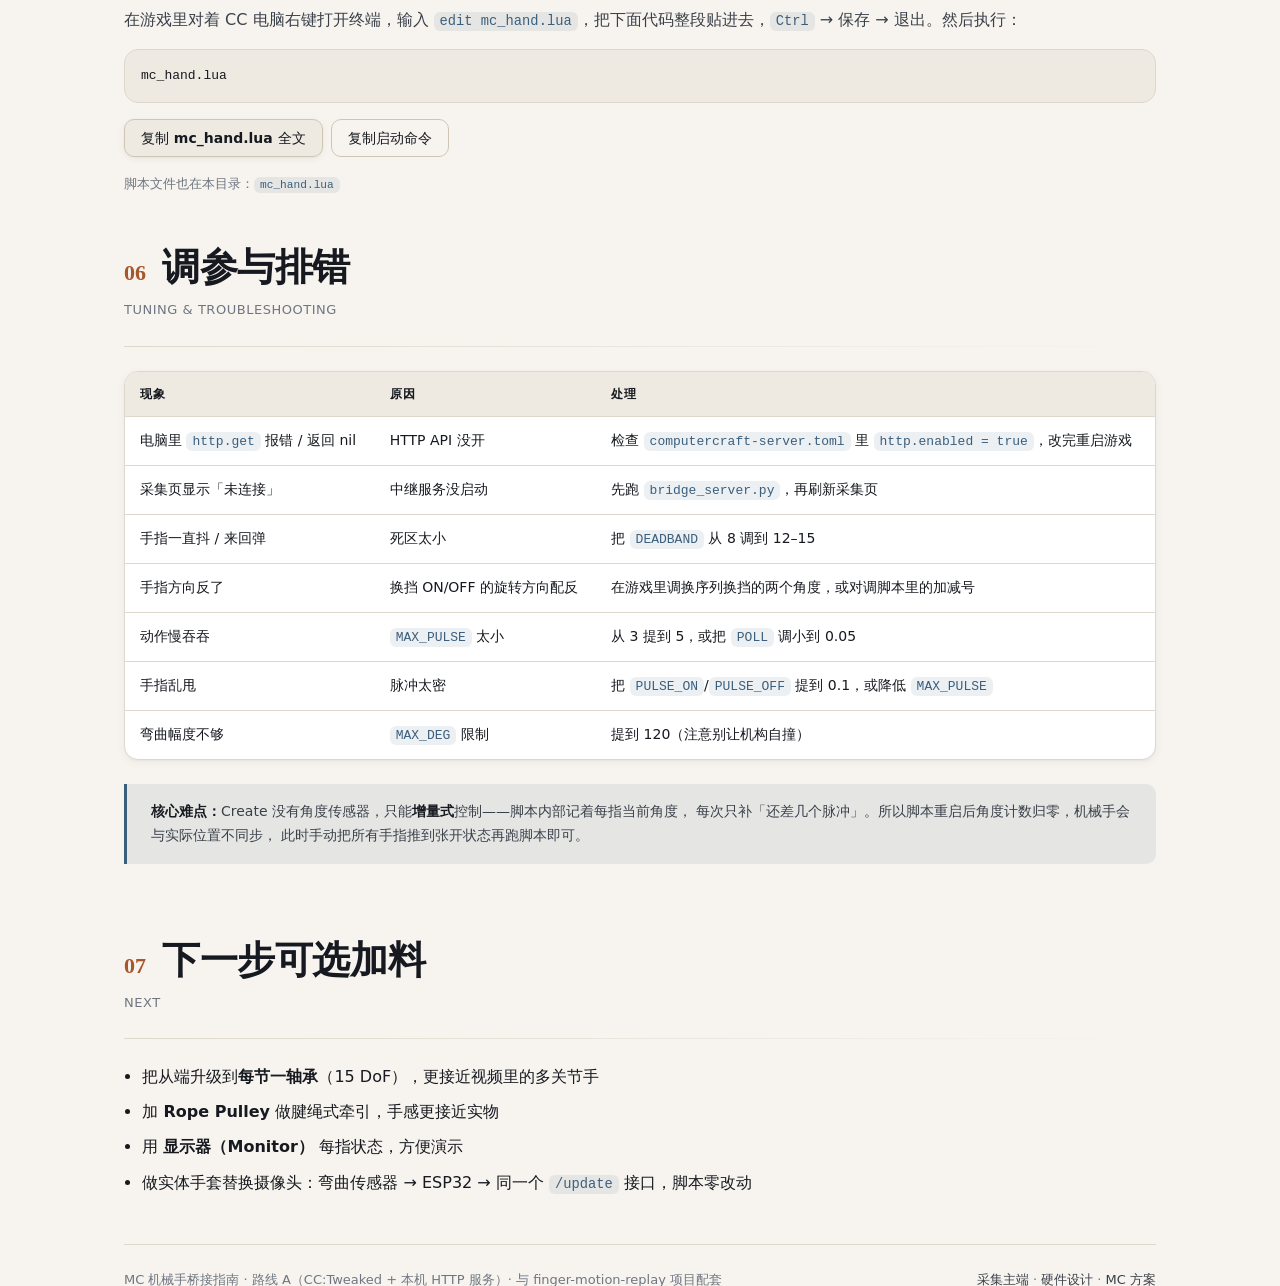
<file: mc-bridge-guide.html>
<!DOCTYPE html>
<html lang="zh-CN" data-theme="paper">
<head>
<meta charset="UTF-8" />
<meta name="viewport" content="width=device-width, initial-scale=1.0" />
<title>MC 机械手桥接 · 搭建指南</title>
<link rel="icon" href="favicon.svg" type="image/svg+xml" />
<link rel="stylesheet" href="tokens.css?v=4" />
<link rel="stylesheet" href="base.css?v=4" />
<link rel="stylesheet" href="components.css?v=4" />
<link rel="stylesheet" href="doc.css?v=4" />
<link rel="stylesheet" href="bridge-guide.css?v=4" />
</head>
<body>

<header class="site-header">
  <div class="site-header__inner">
    <div class="brand">
      <div class="brand-mark" aria-hidden="true"></div>
      <div class="brand-text">
        <h1>灵巧手控制外设</h1>
        <p class="sub">视觉采集 · 3D 复现 · 机械手</p>
      </div>
    </div>
    <nav class="site-nav" aria-label="站点导航">
      <a href="capture.html">采集主端</a>
      <a href="index.html">硬件设计</a>
      <a href="mc-hand.html">MC 方案</a>
      <a href="mc-bridge-guide.html" aria-current="page">桥接指南</a>
      <a href="report.html">技术报告</a>
    </nav>
  </div>
</header>

<!-- ================= HERO ================= -->
<header class="doc-hero">
  <div class="wrap">
    <span class="kicker"><i></i>路线 A · CC:Tweaked + 本机服务</span>
    <h1>让真实的手驱动 <em>Minecraft 机械手</em></h1>
    <p class="lede">
      摄像头采集手指关节角 → 本机中继服务 → CC:Tweaked 电脑轮询 → 红石脉冲 → Create 序列换挡 → 游戏内机械手跟随弯曲。
    </p>
  </div>
</header>

<div class="wrap">

<!-- ================= 01 链路 ================= -->
<section class="doc-section">
  <div class="sec-head">
    <span class="sec-num">01</span>
    <h2 class="sec-title">整条链路</h2>
  </div>
  <p class="sec-sub">SIGNAL CHAIN</p>
  <div class="rule"></div>

  <div class="diagram">
    <pre>
  ┌─────────────┐   MediaPipe    ┌──────────────┐
  │  摄像头      │ ────────────▶ │  21 关节点    │
  └─────────────┘   浏览器内     └──────┬───────┘
                                        │ 关节角 MCP/PIP/DIP
                                        ▼
                              ┌──────────────────┐
                              │  capture.html    │  ← 勾选「推送关节角」
                              └────────┬─────────┘
                                       │ POST /update (JSON, 30Hz)
                                       ▼
                              ┌──────────────────┐
                              │ bridge_server.py │  127.0.0.1:8765
                              └────────┬─────────┘
                                       │ GET /angles
                                       ▼
                              ┌──────────────────┐
                              │ CC:Tweaked 电脑   │  mc_hand.lua
                              └────────┬─────────┘
                                       │ 红石脉冲（5 面 = 五指）
                                       ▼
                              ┌──────────────────┐
                              │ Create 序列换挡   │  1 脉冲 = STEP_DEG
                              └────────┬─────────┘
                                       ▼
                              ┌──────────────────┐
                              │  机械手跟随弯曲   │
                              └──────────────────┘
    </pre>
  </div>
</section>

<!-- ================= 02 清单 ================= -->
<section class="doc-section">
  <div class="sec-head">
    <span class="sec-num">02</span>
    <h2 class="sec-title">已就绪 / 待办</h2>
  </div>
  <p class="sec-sub">CHECKLIST</p>
  <div class="rule"></div>

  <div class="grid-2">
    <div class="card">
      <h3 class="card-title ok">✅ 已装好</h3>
      <ul>
        <li>Minecraft 1.20.1 + Forge 47.4.10</li>
        <li>Create 6.0.8（含 Flywheel / Ponder）</li>
        <li><b>CC:Tweaked 1.120.2</b>（已放入 mods）</li>
        <li><code>computercraft-server.toml</code> 已放行 127.0.0.1</li>
        <li><code>bridge_server.py</code>（已测试通过）</li>
        <li><code>capture.html</code> 带桥接开关</li>
        <li><code>mc_hand.lua</code> 控制脚本</li>
      </ul>
    </div>
    <div class="card">
      <h3 class="card-title warn">⬜ 你要做的</h3>
      <ul>
        <li><b>重启游戏</b>（CC:Tweaked 才会加载）</li>
        <li>在游戏里放一台 <b>电脑</b> 并接线</li>
        <li>配置 5 个 <b>序列换挡</b> 的角度</li>
        <li>建好机械手本体（见 mc-hand.html）</li>
        <li>把 <code>mc_hand.lua</code> 贴进电脑</li>
      </ul>
    </div>
  </div>

  <div class="callout warn">
    <b>注意：</b>CC:Tweaked 刚装进去，<b>必须重启游戏</b>才会生效。你现在的存档不受影响。
  </div>
</section>

<!-- ================= 03 电脑端 ================= -->
<section class="doc-section">
  <div class="sec-head">
    <span class="sec-num">03</span>
    <h2 class="sec-title">电脑端：三步启动</h2>
  </div>
  <p class="sec-sub">PC SIDE</p>
  <div class="rule"></div>

  <div class="steps">
    <div class="step"><b>启动中继服务</b>
      <span>在本目录执行：<code>python bridge_server.py</code>　看到「监听 http://127.0.0.1:8765」即可。</span></div>
    <div class="step"><b>打开采集页并开摄像头</b>
      <span>浏览器打开 <code>capture.html</code> → 点「开启摄像头」→ 允许权限。
      右侧「MC 桥接」勾上<b>推送关节角到 CC:Tweaked</b>，状态应变成「已连接 · N 帧」。</span></div>
    <div class="step"><b>验证链路</b>
      <span>浏览器访问 <code>http://127.0.0.1:8765/angles</code>，能看到五指 flex 数值随你的手变化，说明主端通了。</span></div>
  </div>

  <div class="callout ok">
    <b>自检：</b>手离开画面 1 秒后，<code>/angles</code> 里 <code>hand</code> 会变 <code>false</code>，机械手会自动松开回零。
  </div>
</section>

<!-- ================= 04 接线 ================= -->
<section class="doc-section">
  <div class="sec-head">
    <span class="sec-num">04</span>
    <h2 class="sec-title">游戏端：接线</h2>
  </div>
  <p class="sec-sub">REDSTONE WIRING</p>
  <div class="rule"></div>

  <p>电脑 6 个侧面各接一根红石线，一根控制一根手指。序列换挡配成「脉冲一次转 15°」。</p>

  <div class="table-wrap">
    <table>
      <thead><tr><th>电脑侧面</th><th>手指</th><th>接到</th></tr></thead>
      <tbody>
        <tr><td><code>left</code>（左）</td><td>拇指</td><td>拇指的序列换挡</td></tr>
        <tr><td><code>top</code>（上）</td><td>食指</td><td>食指的序列换挡</td></tr>
        <tr><td><code>bottom</code>（下）</td><td>中指</td><td>中指的序列换挡</td></tr>
        <tr><td><code>right</code>（右）</td><td>无名指</td><td>无名指的序列换挡</td></tr>
        <tr><td><code>front</code>（前）</td><td>小指</td><td>小指的序列换挡</td></tr>
        <tr><td><code>back</code>（后）</td><td>—</td><td>空余（可接指示灯）</td></tr>
      </tbody>
    </table>
  </div>

  <h3>序列换挡怎么配</h3>
  <ul>
    <li>信号 <b>ON</b> → 旋转 <b>+15°</b></li>
    <li>信号 <b>OFF</b> → 旋转 <b>−15°</b></li>
  </ul>
  <p>这样一串脉冲就能「推」或「拉」手指。<code>mc_hand.lua</code> 里 <code>STEP_DEG = 15</code> 要和这里一致。</p>
</section>

<!-- ================= 05 装脚本 ================= -->
<section class="doc-section">
  <div class="sec-head">
    <span class="sec-num">05</span>
    <h2 class="sec-title">把脚本装进电脑</h2>
  </div>
  <p class="sec-sub">INSTALL LUA</p>
  <div class="rule"></div>

  <p>在游戏里对着 CC 电脑右键打开终端，输入 <code>edit mc_hand.lua</code>，把下面代码整段贴进去，<code>Ctrl</code> → 保存 → 退出。然后执行：</p>

  <div class="codeblock">
    <pre>mc_hand.lua</pre>
  </div>

  <div class="btn-group">
    <button class="btn" type="button" data-copy="lua">复制 mc_hand.lua 全文</button>
    <button class="btn ghost" type="button" data-copy="cmd">复制启动命令</button>
  </div>

  <p class="hint">脚本文件也在本目录：<code>mc_hand.lua</code></p>
</section>

<!-- ================= 06 排错 ================= -->
<section class="doc-section">
  <div class="sec-head">
    <span class="sec-num">06</span>
    <h2 class="sec-title">调参与排错</h2>
  </div>
  <p class="sec-sub">TUNING &amp; TROUBLESHOOTING</p>
  <div class="rule"></div>

  <div class="table-wrap">
    <table>
      <thead><tr><th>现象</th><th>原因</th><th>处理</th></tr></thead>
      <tbody>
        <tr><td>电脑里 <code>http.get</code> 报错 / 返回 nil</td><td>HTTP API 没开</td><td>检查 <code>computercraft-server.toml</code> 里 <code>http.enabled = true</code>，改完重启游戏</td></tr>
        <tr><td>采集页显示「未连接」</td><td>中继服务没启动</td><td>先跑 <code>bridge_server.py</code>，再刷新采集页</td></tr>
        <tr><td>手指一直抖 / 来回弹</td><td>死区太小</td><td>把 <code>DEADBAND</code> 从 8 调到 12–15</td></tr>
        <tr><td>手指方向反了</td><td>换挡 ON/OFF 的旋转方向配反</td><td>在游戏里调换序列换挡的两个角度，或对调脚本里的加减号</td></tr>
        <tr><td>动作慢吞吞</td><td><code>MAX_PULSE</code> 太小</td><td>从 3 提到 5，或把 <code>POLL</code> 调小到 0.05</td></tr>
        <tr><td>手指乱甩</td><td>脉冲太密</td><td>把 <code>PULSE_ON</code>/<code>PULSE_OFF</code> 提到 0.1，或降低 <code>MAX_PULSE</code></td></tr>
        <tr><td>弯曲幅度不够</td><td><code>MAX_DEG</code> 限制</td><td>提到 120（注意别让机构自撞）</td></tr>
      </tbody>
    </table>
  </div>

  <div class="callout">
    <b>核心难点：</b>Create 没有角度传感器，只能<b>增量式</b>控制——脚本内部记着每指当前角度，
    每次只补「还差几个脉冲」。所以脚本重启后角度计数归零，机械手会与实际位置不同步，
    此时手动把所有手指推到张开状态再跑脚本即可。
  </div>
</section>

<!-- ================= 07 下一步 ================= -->
<section class="doc-section">
  <div class="sec-head">
    <span class="sec-num">07</span>
    <h2 class="sec-title">下一步可选加料</h2>
  </div>
  <p class="sec-sub">NEXT</p>
  <div class="rule"></div>

  <ul>
    <li>把从端升级到<b>每节一轴承</b>（15 DoF），更接近视频里的多关节手</li>
    <li>加 <b>Rope Pulley</b> 做腱绳式牵引，手感更接近实物</li>
    <li>用 <b>显示器（Monitor）</b> 每指状态，方便演示</li>
    <li>做实体手套替换摄像头：弯曲传感器 → ESP32 → 同一个 <code>/update</code> 接口，脚本零改动</li>
  </ul>

  <footer class="site-footer">
    <span>MC 机械手桥接指南 · 路线 A（CC:Tweaked + 本机 HTTP 服务）· 与 finger-motion-replay 项目配套</span>
    <span><a href="capture.html">采集主端</a> · <a href="index.html">硬件设计</a> · <a href="mc-hand.html">MC 方案</a></span>
  </footer>
</section>

</div>

<div id="toast" class="toast" role="status" aria-live="polite"></div>

<script>
function toast(t){
  var el=document.getElementById('toast');
  el.textContent=t; el.classList.add('show');
  setTimeout(function(){el.classList.remove('show');},1700);
}
function copyText(txt){
  if(navigator.clipboard&&navigator.clipboard.writeText){
    navigator.clipboard.writeText(txt).then(function(){toast('已复制');});
  }else{
    var ta=document.createElement('textarea');ta.value=txt;document.body.appendChild(ta);
    ta.select();document.execCommand('copy');document.body.removeChild(ta);toast('已复制');
  }
}
function copyCmd(){ copyText('mc_hand.lua'); }
function copyLua(){
  fetch('mc_hand.lua').then(function(r){return r.text();})
    .then(function(t){copyText(t);})
    .catch(function(){toast('读取失败，请手动打开 mc_hand.lua');});
}
// 复制按钮：保留原有 copy() / copyLua() 行为，只把内联 onclick 换成 data 属性绑定。
document.querySelectorAll('[data-copy]').forEach(function(btn){
  btn.addEventListener('click', function(){
    var kind = btn.getAttribute('data-copy');
    if (kind === 'lua') { copyLua(); } else { copyCmd(); }
  });
});
</script>
</body>
</html>
</file>
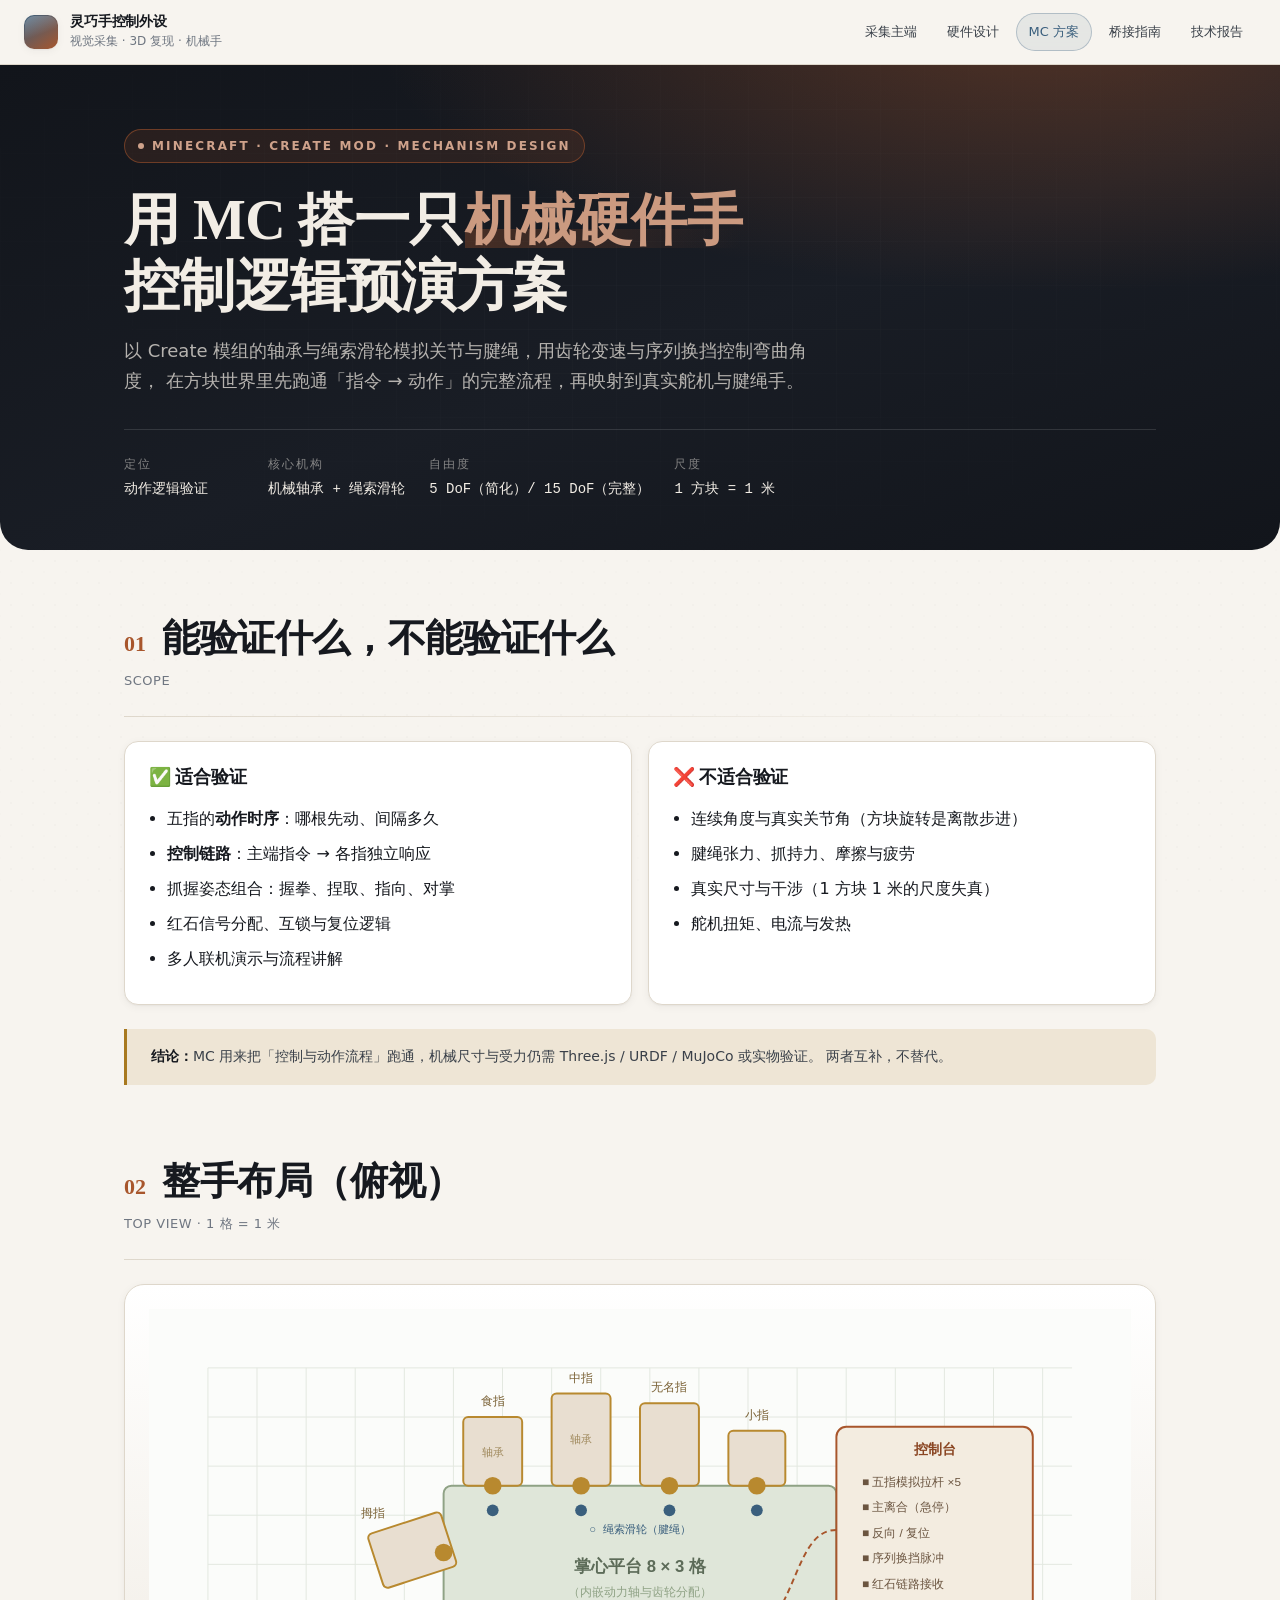
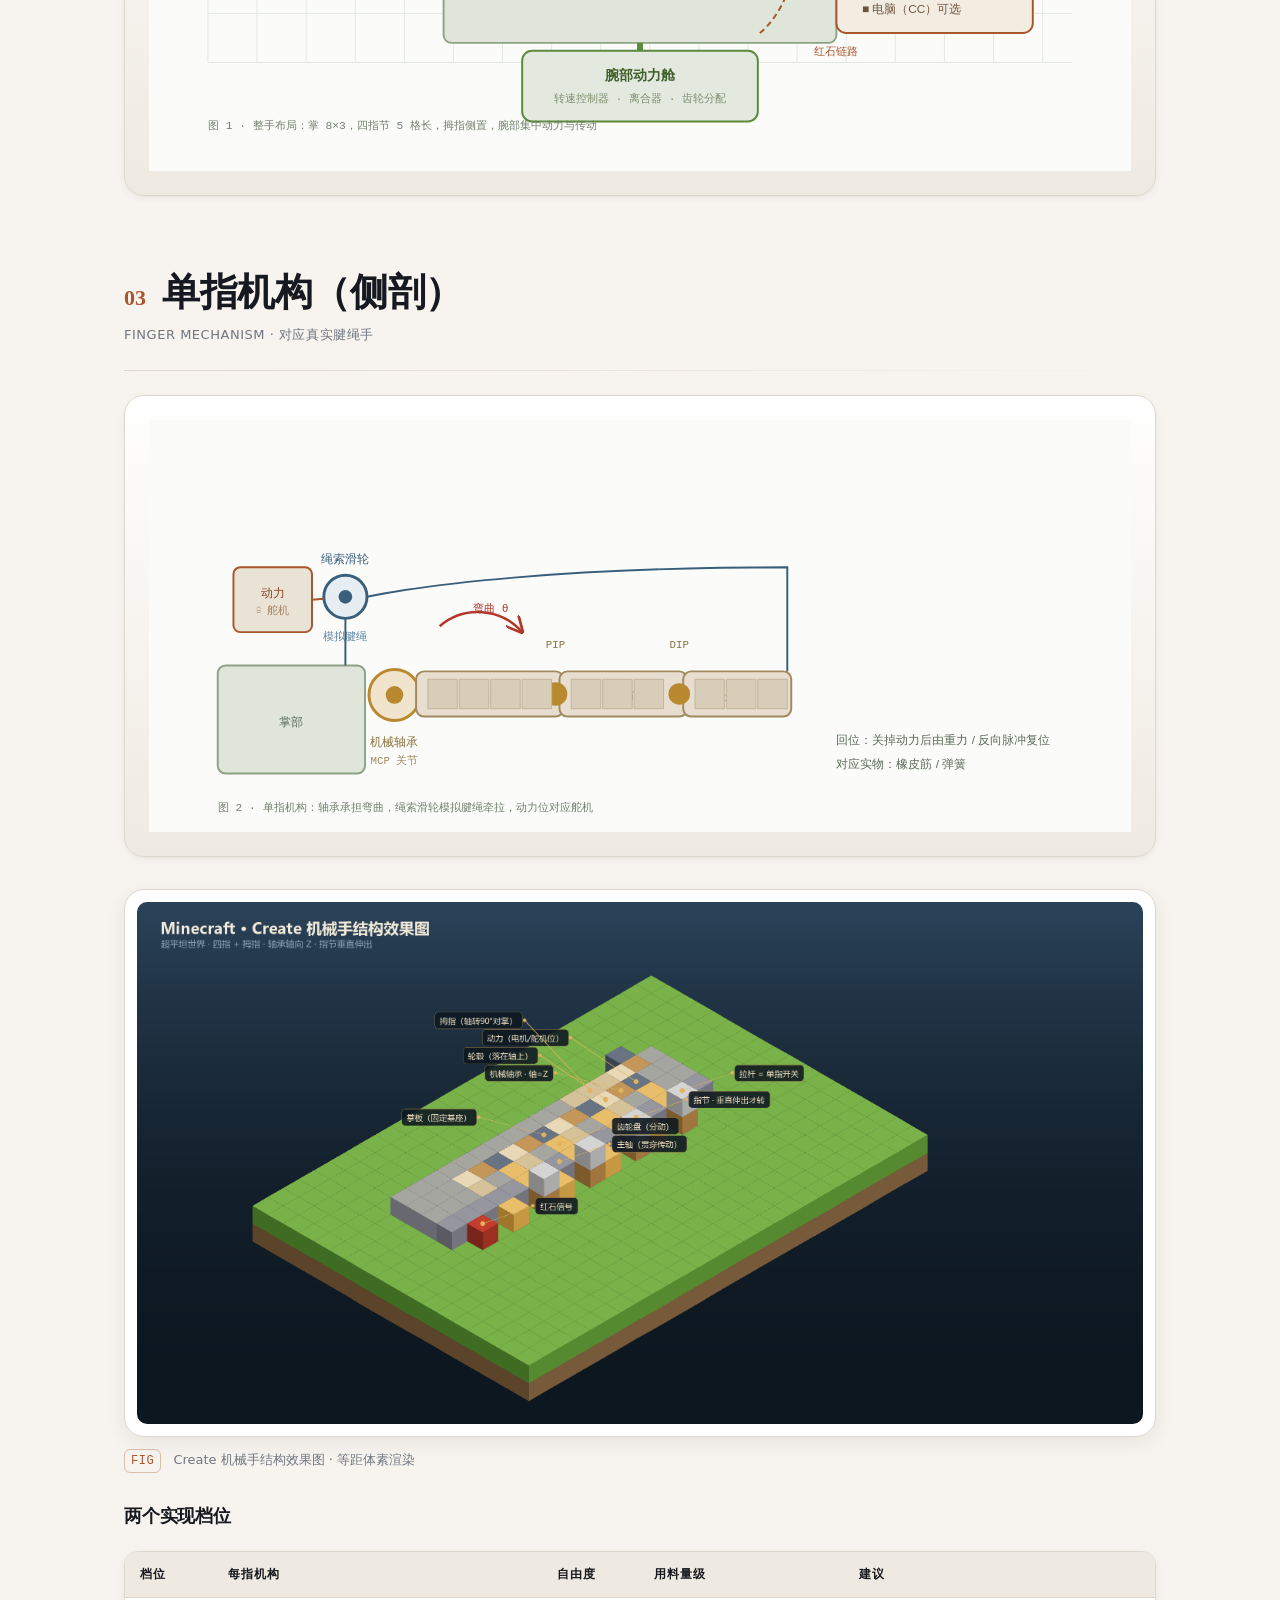
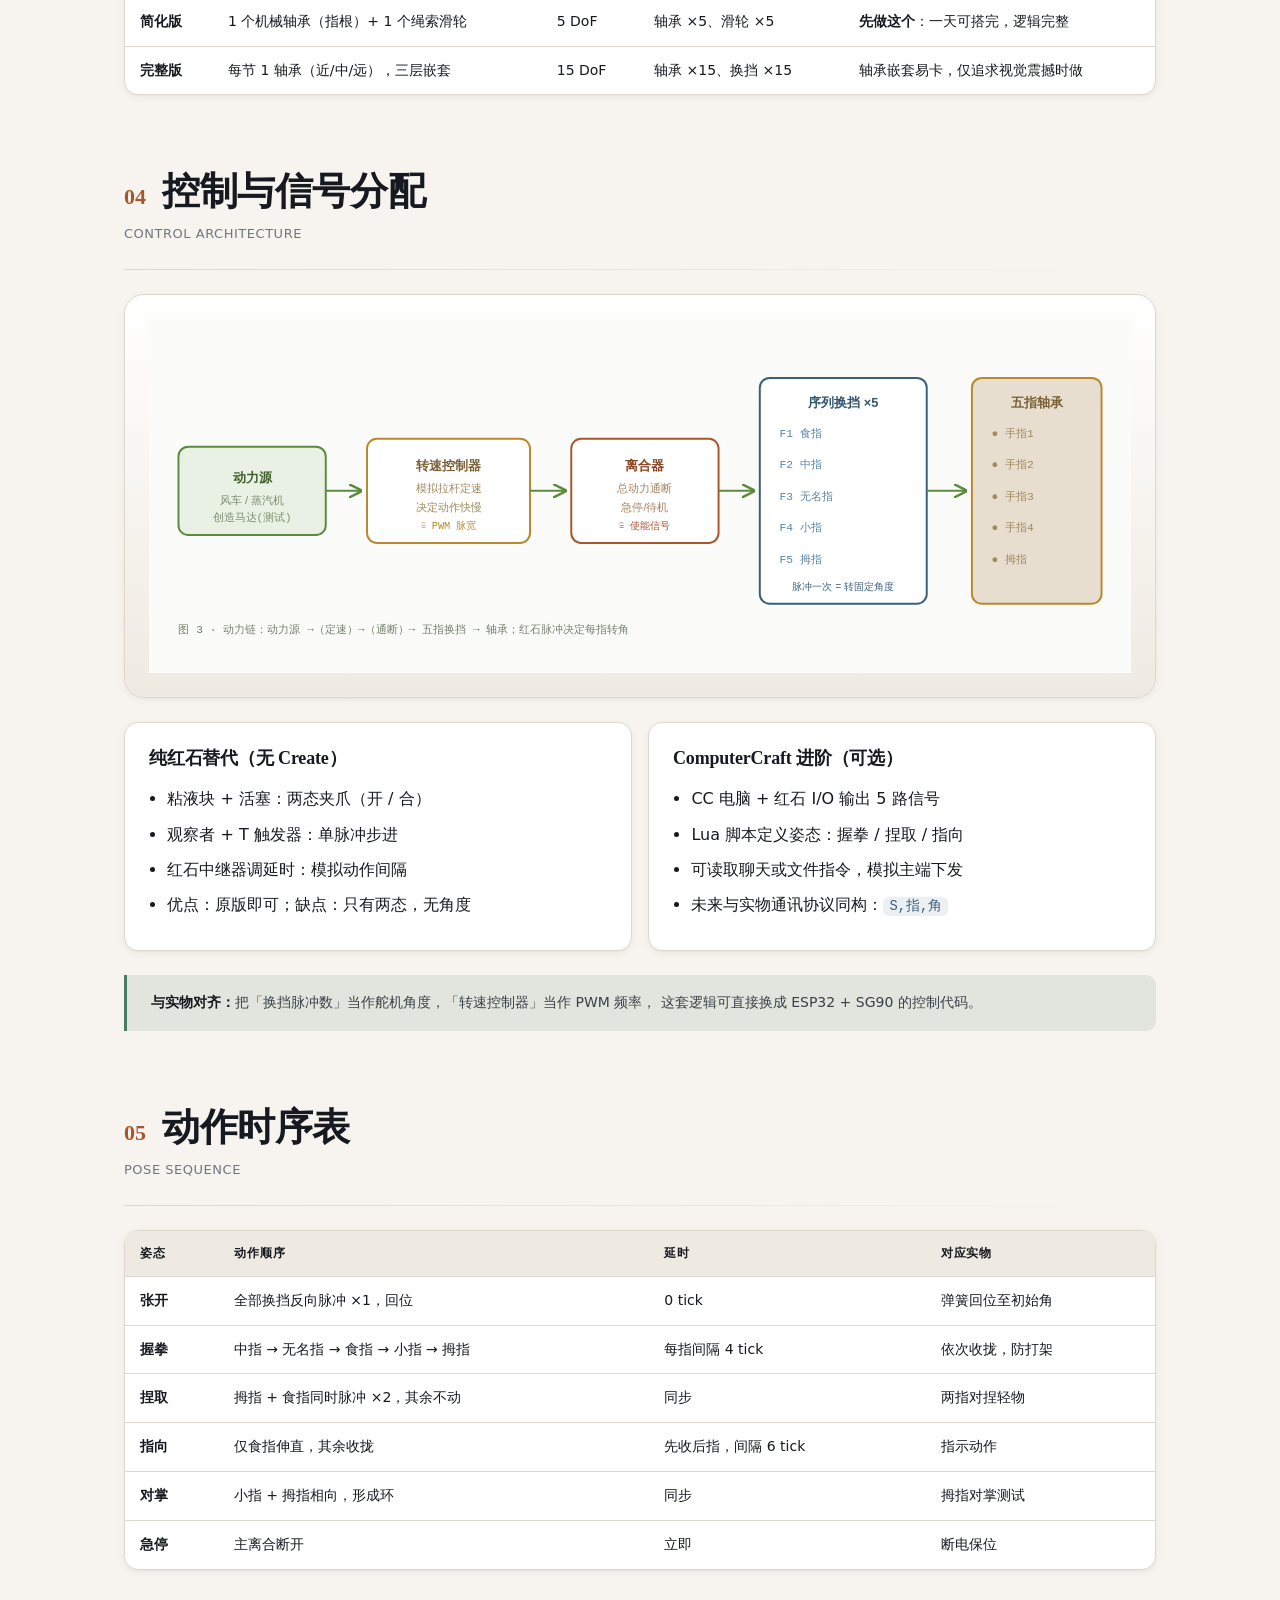
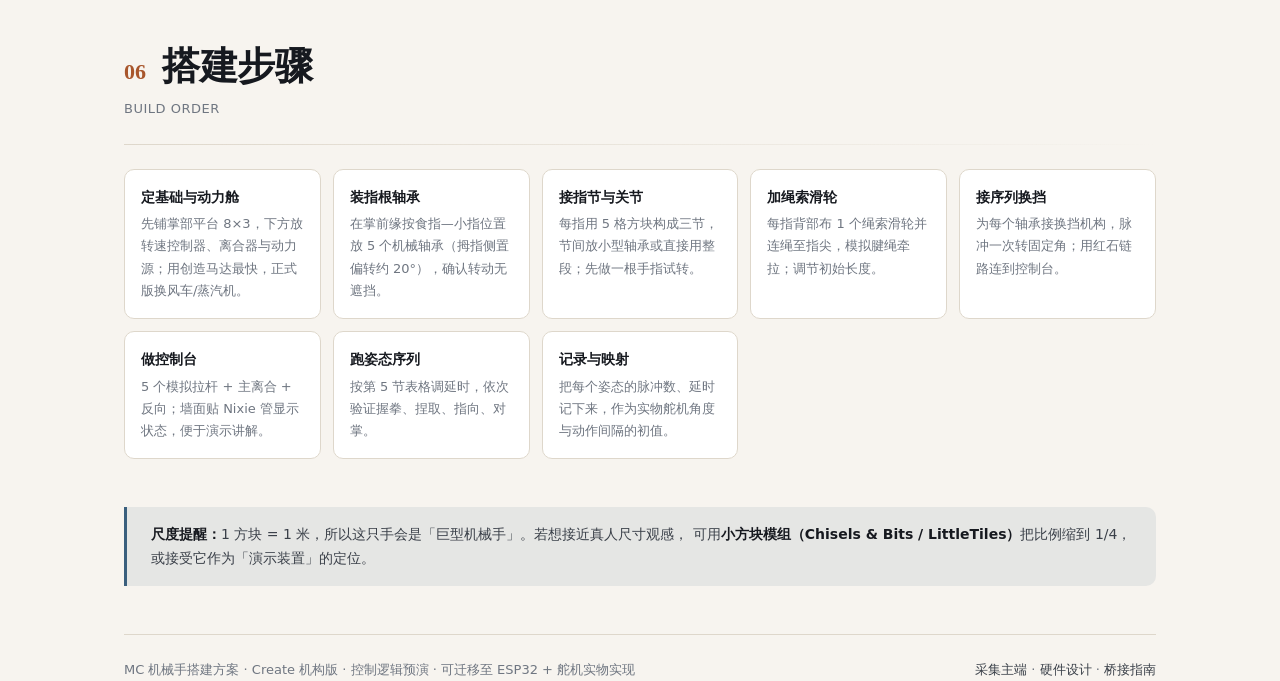
<file: mc-hand.html>
<!DOCTYPE html>
<html lang="zh-CN" data-theme="paper">
<head>
<meta charset="UTF-8" />
<meta name="viewport" content="width=device-width, initial-scale=1.0" />
<title>MC 机械手搭建方案 · Create 机构版</title>
<link rel="icon" href="favicon.svg" type="image/svg+xml" />
<link rel="stylesheet" href="tokens.css?v=4" />
<link rel="stylesheet" href="base.css?v=4" />
<link rel="stylesheet" href="components.css?v=4" />
<link rel="stylesheet" href="doc.css?v=4" />
<link rel="stylesheet" href="mc-hand.css?v=4" />
</head>
<body>

<header class="site-header">
  <div class="site-header__inner">
    <div class="brand">
      <div class="brand-mark" aria-hidden="true"></div>
      <div class="brand-text">
        <h1>灵巧手控制外设</h1>
        <p class="sub">视觉采集 · 3D 复现 · 机械手</p>
      </div>
    </div>
    <nav class="site-nav" aria-label="站点导航">
      <a href="capture.html">采集主端</a>
      <a href="index.html">硬件设计</a>
      <a href="mc-hand.html" aria-current="page">MC 方案</a>
      <a href="mc-bridge-guide.html">桥接指南</a>
      <a href="report.html">技术报告</a>
    </nav>
  </div>
</header>

<!-- ================= HERO ================= -->
<header class="doc-hero">
  <div class="wrap">
    <span class="kicker"><i></i>Minecraft · Create Mod · Mechanism Design</span>
    <h1>用 MC 搭一只<em>机械硬件手</em><br/>控制逻辑预演方案</h1>
    <p class="lede">
      以 Create 模组的轴承与绳索滑轮模拟关节与腱绳，用齿轮变速与序列换挡控制弯曲角度，
      在方块世界里先跑通「指令 → 动作」的完整流程，再映射到真实舵机与腱绳手。
    </p>
    <div class="doc-hero__meta">
      <div><div class="k">定位</div><div class="v">动作逻辑验证</div></div>
      <div><div class="k">核心机构</div><div class="v">机械轴承 + 绳索滑轮</div></div>
      <div><div class="k">自由度</div><div class="v">5 DoF（简化）/ 15 DoF（完整）</div></div>
      <div><div class="k">尺度</div><div class="v">1 方块 = 1 米</div></div>
    </div>
  </div>
</header>

<div class="wrap">

<!-- ================= 01 范围 ================= -->
<section class="doc-section">
  <div class="sec-head">
    <span class="sec-num">01</span>
    <h2 class="sec-title">能验证什么，不能验证什么</h2>
  </div>
  <p class="sec-sub">SCOPE</p>
  <div class="rule"></div>

  <div class="grid-2">
    <div class="card">
      <h3>✅ 适合验证</h3>
      <ul>
        <li>五指的<b>动作时序</b>：哪根先动、间隔多久</li>
        <li><b>控制链路</b>：主端指令 → 各指独立响应</li>
        <li>抓握姿态组合：握拳、捏取、指向、对掌</li>
        <li>红石信号分配、互锁与复位逻辑</li>
        <li>多人联机演示与流程讲解</li>
      </ul>
    </div>
    <div class="card">
      <h3>❌ 不适合验证</h3>
      <ul>
        <li>连续角度与真实关节角（方块旋转是离散步进）</li>
        <li>腱绳张力、抓持力、摩擦与疲劳</li>
        <li>真实尺寸与干涉（1 方块 1 米的尺度失真）</li>
        <li>舵机扭矩、电流与发热</li>
      </ul>
    </div>
  </div>

  <div class="callout warn">
    <b>结论：</b>MC 用来把「控制与动作流程」跑通，机械尺寸与受力仍需 Three.js / URDF / MuJoCo 或实物验证。
    两者互补，不替代。
  </div>
</section>

<!-- ================= 02 整手布局 ================= -->
<section class="doc-section">
  <div class="sec-head">
    <span class="sec-num">02</span>
    <h2 class="sec-title">整手布局（俯视）</h2>
  </div>
  <p class="sec-sub">TOP VIEW · 1 格 = 1 米</p>
  <div class="rule"></div>

  <div class="diagram">
    <svg viewBox="0 0 1000 470" xmlns="http://www.w3.org/2000/svg" font-family="PingFang SC, Microsoft YaHei, sans-serif">
      <rect width="1000" height="470" fill="#fbfcfa"/>

      <!-- grid -->
      <g stroke="#e3e8e0" stroke-width="1">
        <path d="M60 60 H940 M60 110 H940 M60 160 H940 M60 210 H940 M60 260 H940 M60 310 H940 M60 360 H940"/>
        <path d="M60 60 V360 M110 60 V360 M160 60 V360 M210 60 V360 M260 60 V360 M310 60 V360 M360 60 V360 M410 60 V360 M460 60 V360 M510 60 V360 M560 60 V360 M610 60 V360 M660 60 V360 M710 60 V360 M760 60 V360 M810 60 V360 M860 60 V360 M910 60 V360"/>
      </g>

      <!-- palm -->
      <rect x="300" y="180" width="400" height="160" rx="8" fill="#dfe6d9" stroke="#8fa285" stroke-width="2"/>
      <text x="500" y="268" font-size="17" fill="#5c6b58" text-anchor="middle" font-weight="700">掌心平台 8 × 3 格</text>
      <text x="500" y="292" font-size="12" fill="#8fa285" text-anchor="middle">（内嵌动力轴与齿轮分配）</text>

      <!-- fingers -->
      <g>
        <!-- index -->
        <rect x="320" y="110" width="60" height="70" fill="#e8ded0" stroke="#b8892f" stroke-width="2" rx="5"/>
        <circle cx="350" cy="180" r="9" fill="#b8892f"/>
        <text x="350" y="98" font-size="12.5" fill="#7a6135" text-anchor="middle">食指</text>
        <text x="350" y="150" font-size="11" fill="#a08a5e" text-anchor="middle">轴承</text>

        <!-- middle -->
        <rect x="410" y="86" width="60" height="94" fill="#e8ded0" stroke="#b8892f" stroke-width="2" rx="5"/>
        <circle cx="440" cy="180" r="9" fill="#b8892f"/>
        <text x="440" y="74" font-size="12.5" fill="#7a6135" text-anchor="middle">中指</text>
        <text x="440" y="136" font-size="11" fill="#a08a5e" text-anchor="middle">轴承</text>

        <!-- ring -->
        <rect x="500" y="96" width="60" height="84" fill="#e8ded0" stroke="#b8892f" stroke-width="2" rx="5"/>
        <circle cx="530" cy="180" r="9" fill="#b8892f"/>
        <text x="530" y="84" font-size="12.5" fill="#7a6135" text-anchor="middle">无名指</text>

        <!-- pinky -->
        <rect x="590" y="124" width="58" height="56" fill="#e8ded0" stroke="#b8892f" stroke-width="2" rx="5"/>
        <circle cx="619" cy="180" r="9" fill="#b8892f"/>
        <text x="619" y="112" font-size="12.5" fill="#7a6135" text-anchor="middle">小指</text>

        <!-- thumb -->
        <rect x="222" y="230" width="78" height="58" fill="#e8ded0" stroke="#b8892f" stroke-width="2" rx="5" transform="rotate(-18 222 230)"/>
        <circle cx="300" cy="248" r="9" fill="#b8892f"/>
        <text x="228" y="212" font-size="12.5" fill="#7a6135" text-anchor="middle">拇指</text>
      </g>

      <!-- rope pulleys -->
      <g fill="#3a5f7d">
        <circle cx="350" cy="205" r="6"/><circle cx="440" cy="205" r="6"/>
        <circle cx="530" cy="205" r="6"/><circle cx="619" cy="205" r="6"/>
      </g>
      <text x="500" y="228" font-size="11.5" fill="#3a5f7d" text-anchor="middle" font-family="monospace">○ 绳索滑轮（腱绳）</text>

      <!-- wrist / power -->
      <rect x="380" y="348" width="240" height="72" rx="10" fill="#e3e9df" stroke="#5c8a3c" stroke-width="2"/>
      <text x="500" y="378" font-size="14" fill="#40602c" text-anchor="middle" font-weight="700">腕部动力舱</text>
      <text x="500" y="400" font-size="11.5" fill="#7d8f70" text-anchor="middle" font-family="monospace">转速控制器 · 离合器 · 齿轮分配</text>

      <!-- shaft -->
      <line x1="500" y1="340" x2="500" y2="348" stroke="#5c8a3c" stroke-width="6"/>

      <!-- control panel -->
      <rect x="700" y="120" width="200" height="210" rx="10" fill="#f3ece0" stroke="#a8562c" stroke-width="2"/>
      <text x="800" y="148" font-size="14" fill="#8a4623" text-anchor="middle" font-weight="700">控制台</text>
      <g font-size="12" fill="#6b5540">
        <text x="726" y="180">■ 五指模拟拉杆 ×5</text>
        <text x="726" y="206">■ 主离合（急停）</text>
        <text x="726" y="232">■ 反向 / 复位</text>
        <text x="726" y="258">■ 序列换挡脉冲</text>
        <text x="726" y="284">■ 红石链路接收</text>
        <text x="726" y="310">■ 电脑（CC）可选</text>
      </g>

      <!-- link -->
      <path d="M700 225 C660 225 660 300 622 330" stroke="#a8562c" stroke-width="2" fill="none" stroke-dasharray="6 4"/>
      <text x="700" y="352" font-size="11" fill="#a8562c" text-anchor="middle" font-family="monospace">红石链路</text>

      <text x="60" y="428" font-size="11.5" fill="#74806f" font-family="monospace">图 1 · 整手布局：掌 8×3，四指节 5 格长，拇指侧置，腕部集中动力与传动</text>
    </svg>
  </div>
</section>

<!-- ================= 03 单指机构 ================= -->
<section class="doc-section">
  <div class="sec-head">
    <span class="sec-num">03</span>
    <h2 class="sec-title">单指机构（侧剖）</h2>
  </div>
  <p class="sec-sub">FINGER MECHANISM · 对应真实腱绳手</p>
  <div class="rule"></div>

  <div class="diagram">
    <svg viewBox="0 0 1000 420" xmlns="http://www.w3.org/2000/svg" font-family="PingFang SC, Microsoft YaHei, sans-serif">
      <rect width="1000" height="420" fill="#fbfcfa"/>

      <!-- palm base -->
      <rect x="70" y="250" width="150" height="110" rx="8" fill="#dfe6d9" stroke="#8fa285" stroke-width="2"/>
      <text x="145" y="312" font-size="12.5" fill="#5c6b58" text-anchor="middle">掌部</text>

      <!-- bearing at knuckle -->
      <circle cx="250" cy="280" r="26" fill="#f0e4cc" stroke="#b8892f" stroke-width="3"/>
      <circle cx="250" cy="280" r="9" fill="#b8892f"/>
      <text x="250" y="332" font-size="12" fill="#8a7440" text-anchor="middle">机械轴承</text>
      <text x="250" y="350" font-size="11" fill="#a08a5e" text-anchor="middle" font-family="monospace">MCP 关节</text>

      <!-- finger segments (3) -->
      <g stroke="#a08a5e" stroke-width="2" fill="#e8ded0">
        <rect x="272" y="256" width="150" height="46" rx="8"/>
        <rect x="418" y="256" width="130" height="46" rx="8"/>
        <rect x="544" y="256" width="110" height="46" rx="8"/>
      </g>
      <text x="347" y="285" font-size="12" fill="#7a6135" text-anchor="middle">近节</text>
      <text x="483" y="285" font-size="12" fill="#7a6135" text-anchor="middle">中节</text>
      <text x="599" y="285" font-size="12" fill="#7a6135" text-anchor="middle">远节</text>

      <!-- joints -->
      <g fill="#b8892f">
        <circle cx="414" cy="279" r="12"/><circle cx="540" cy="279" r="11"/>
      </g>
      <text x="414" y="232" font-size="11" fill="#8a7440" text-anchor="middle" font-family="monospace">PIP</text>
      <text x="540" y="232" font-size="11" fill="#8a7440" text-anchor="middle" font-family="monospace">DIP</text>

      <!-- finger block markers -->
      <g fill="#d8cdb9" stroke="#c3b49b" stroke-width="1">
        <rect x="284" y="264" width="30" height="30"/><rect x="316" y="264" width="30" height="30"/><rect x="348" y="264" width="30" height="30"/><rect x="380" y="264" width="30" height="30"/>
        <rect x="430" y="264" width="30" height="30"/><rect x="462" y="264" width="30" height="30"/><rect x="494" y="264" width="30" height="30"/>
        <rect x="556" y="264" width="30" height="30"/><rect x="588" y="264" width="30" height="30"/><rect x="620" y="264" width="30" height="30"/>
      </g>

      <!-- rope pulley / tendon -->
      <circle cx="200" cy="180" r="22" fill="#e6eef4" stroke="#3a5f7d" stroke-width="3"/>
      <circle cx="200" cy="180" r="7" fill="#3a5f7d"/>
      <text x="200" y="146" font-size="12" fill="#3a5f7d" text-anchor="middle">绳索滑轮</text>
      <text x="200" y="224" font-size="11" fill="#5b83a3" text-anchor="middle" font-family="monospace">模拟腱绳</text>
      <path d="M200 202 L200 250 M222 180 C280 168 420 150 650 150 L650 256"
            stroke="#3a5f7d" stroke-width="2" fill="none"/>

      <!-- servo analog -->
      <rect x="86" y="150" width="80" height="66" rx="7" fill="#e9e3d6" stroke="#a8562c" stroke-width="2"/>
      <text x="126" y="180" font-size="12" fill="#8a4623" text-anchor="middle">动力</text>
      <text x="126" y="198" font-size="11" fill="#a8825f" text-anchor="middle" font-family="monospace">≙ 舵机</text>
      <line x1="166" y1="183" x2="178" y2="182" stroke="#a8562c" stroke-width="2"/>

      <!-- rotation arrow -->
      <path d="M296 210 A60 60 0 0 1 380 216" stroke="#b3382c" stroke-width="2.5" fill="none" marker-end="url(#a3)"/>
      <defs>
        <marker id="a3" viewBox="0 0 10 10" refX="9" refY="5" markerWidth="7" markerHeight="7" orient="auto">
          <path d="M0,0 L10,5 L0,10" fill="none" stroke="#b3382c" stroke-width="1.6"/>
        </marker>
      </defs>
      <text x="330" y="196" font-size="11.5" fill="#b3382c" font-family="monospace">弯曲 θ</text>

      <!-- return -->
      <text x="700" y="330" font-size="12" fill="#5c6b58">回位：关掉动力后由重力 / 反向脉冲复位</text>
      <text x="700" y="354" font-size="12" fill="#5c6b58">对应实物：橡皮筋 / 弹簧</text>

      <text x="70" y="398" font-size="11.5" fill="#74806f" font-family="monospace">图 2 · 单指机构：轴承承担弯曲，绳索滑轮模拟腱绳牵拉，动力位对应舵机</text>
    </svg>
  </div>

  <figure>
    <div class="fig-frame">
      <img src="mc-hand-render.png" alt="Create 机械手结构效果图" loading="lazy">
    </div>
    <figcaption><span class="fig-tag">FIG</span>Create 机械手结构效果图 · 等距体素渲染</figcaption>
  </figure>

  <h3>两个实现档位</h3>
  <div class="table-wrap">
    <table>
      <thead>
        <tr><th>档位</th><th>每指机构</th><th>自由度</th><th>用料量级</th><th>建议</th></tr>
      </thead>
      <tbody>
        <tr>
          <td><b>简化版</b></td>
          <td>1 个机械轴承（指根）+ 1 个绳索滑轮</td>
          <td>5 DoF</td>
          <td>轴承 ×5、滑轮 ×5</td>
          <td><b>先做这个</b>：一天可搭完，逻辑完整</td>
        </tr>
        <tr>
          <td><b>完整版</b></td>
          <td>每节 1 轴承（近/中/远），三层嵌套</td>
          <td>15 DoF</td>
          <td>轴承 ×15、换挡 ×15</td>
          <td>轴承嵌套易卡，仅追求视觉震撼时做</td>
        </tr>
      </tbody>
    </table>
  </div>
</section>

<!-- ================= 04 控制与信号 ================= -->
<section class="doc-section">
  <div class="sec-head">
    <span class="sec-num">04</span>
    <h2 class="sec-title">控制与信号分配</h2>
  </div>
  <p class="sec-sub">CONTROL ARCHITECTURE</p>
  <div class="rule"></div>

  <div class="diagram">
    <svg viewBox="0 0 1000 360" xmlns="http://www.w3.org/2000/svg" font-family="PingFang SC, Microsoft YaHei, sans-serif">
      <rect width="1000" height="360" fill="#fbfcfa"/>
      <defs>
        <marker id="a4" viewBox="0 0 10 10" refX="9" refY="5" markerWidth="7" markerHeight="7" orient="auto">
          <path d="M0,0 L10,5 L0,10" fill="none" stroke="#5c8a3c" stroke-width="1.8"/>
        </marker>
      </defs>

      <!-- power -->
      <rect x="30" y="130" width="150" height="90" rx="10" fill="#e9f0e4" stroke="#5c8a3c" stroke-width="2"/>
      <text x="105" y="166" font-size="13" font-weight="700" fill="#40602c" text-anchor="middle">动力源</text>
      <text x="105" y="188" font-size="11.5" fill="#7d8f70" text-anchor="middle">风车 / 蒸汽机</text>
      <text x="105" y="206" font-size="11" fill="#7d8f70" text-anchor="middle" font-family="monospace">创造马达(测试)</text>

      <!-- speed controller -->
      <rect x="222" y="122" width="166" height="106" rx="10" fill="#fff" stroke="#b8892f" stroke-width="2"/>
      <text x="305" y="154" font-size="13" font-weight="700" fill="#7a6135" text-anchor="middle">转速控制器</text>
      <text x="305" y="176" font-size="11" fill="#a08a5e" text-anchor="middle">模拟拉杆定速</text>
      <text x="305" y="196" font-size="11" fill="#a08a5e" text-anchor="middle">决定动作快慢</text>
      <text x="305" y="214" font-size="10.5" fill="#b8892f" text-anchor="middle" font-family="monospace">≙ PWM 脉宽</text>

      <!-- clutch -->
      <rect x="430" y="122" width="150" height="106" rx="10" fill="#fff" stroke="#a8562c" stroke-width="2"/>
      <text x="505" y="154" font-size="13" font-weight="700" fill="#8a4623" text-anchor="middle">离合器</text>
      <text x="505" y="176" font-size="11" fill="#a8825f" text-anchor="middle">总动力通断</text>
      <text x="505" y="196" font-size="11" fill="#a8825f" text-anchor="middle">急停/待机</text>
      <text x="505" y="214" font-size="10.5" fill="#a8562c" text-anchor="middle" font-family="monospace">≙ 使能信号</text>

      <!-- gearshifts -->
      <rect x="622" y="60" width="170" height="230" rx="10" fill="#fff" stroke="#3a5f7d" stroke-width="2"/>
      <text x="707" y="90" font-size="13" font-weight="700" fill="#33566f" text-anchor="middle">序列换挡 ×5</text>
      <g font-size="11.5" fill="#5b83a3" font-family="monospace">
        <text x="642" y="120">F1 食指</text>
        <text x="642" y="152">F2 中指</text>
        <text x="642" y="184">F3 无名指</text>
        <text x="642" y="216">F4 小指</text>
        <text x="642" y="248">F5 拇指</text>
      </g>
      <text x="707" y="276" font-size="10.5" fill="#3a5f7d" text-anchor="middle">脉冲一次 = 转固定角度</text>

      <!-- fingers -->
      <rect x="838" y="60" width="132" height="230" rx="10" fill="#e8ded0" stroke="#b8892f" stroke-width="2"/>
      <text x="904" y="90" font-size="13" font-weight="700" fill="#7a6135" text-anchor="middle">五指轴承</text>
      <g font-size="11.5" fill="#a08a5e" font-family="monospace">
        <text x="858" y="120">● 手指1</text>
        <text x="858" y="152">● 手指2</text>
        <text x="858" y="184">● 手指3</text>
        <text x="858" y="216">● 手指4</text>
        <text x="858" y="248">● 拇指</text>
      </g>

      <line x1="180" y1="175" x2="216" y2="175" stroke="#5c8a3c" stroke-width="2" marker-end="url(#a4)"/>
      <line x1="388" y1="175" x2="424" y2="175" stroke="#5c8a3c" stroke-width="2" marker-end="url(#a4)"/>
      <line x1="580" y1="175" x2="616" y2="175" stroke="#5c8a3c" stroke-width="2" marker-end="url(#a4)"/>
      <line x1="792" y1="175" x2="832" y2="175" stroke="#5c8a3c" stroke-width="2" marker-end="url(#a4)"/>

      <text x="30" y="320" font-size="11.5" fill="#74806f" font-family="monospace">图 3 · 动力链：动力源 →（定速）→（通断）→ 五指换挡 → 轴承；红石脉冲决定每指转角</text>
    </svg>
  </div>

  <div class="grid-2">
    <div class="card">
      <h3>纯红石替代（无 Create）</h3>
      <ul>
        <li>粘液块 + 活塞：两态夹爪（开 / 合）</li>
        <li>观察者 + T 触发器：单脉冲步进</li>
        <li>红石中继器调延时：模拟动作间隔</li>
        <li>优点：原版即可；缺点：只有两态，无角度</li>
      </ul>
    </div>
    <div class="card">
      <h3>ComputerCraft 进阶（可选）</h3>
      <ul>
        <li>CC 电脑 + 红石 I/O 输出 5 路信号</li>
        <li>Lua 脚本定义姿态：握拳 / 捏取 / 指向</li>
        <li>可读取聊天或文件指令，模拟主端下发</li>
        <li>未来与实物通讯协议同构：<code>S,指,角</code></li>
      </ul>
    </div>
  </div>

  <div class="callout ok">
    <b>与实物对齐：</b>把「换挡脉冲数」当作舵机角度，「转速控制器」当作 PWM 频率，
    这套逻辑可直接换成 ESP32 + SG90 的控制代码。
  </div>
</section>

<!-- ================= 05 动作时序 ================= -->
<section class="doc-section">
  <div class="sec-head">
    <span class="sec-num">05</span>
    <h2 class="sec-title">动作时序表</h2>
  </div>
  <p class="sec-sub">POSE SEQUENCE</p>
  <div class="rule"></div>

  <div class="table-wrap">
    <table>
      <thead>
        <tr><th>姿态</th><th>动作顺序</th><th>延时</th><th>对应实物</th></tr>
      </thead>
      <tbody>
        <tr>
          <td><b>张开</b></td>
          <td>全部换挡反向脉冲 ×1，回位</td>
          <td>0 tick</td>
          <td>弹簧回位至初始角</td>
        </tr>
        <tr>
          <td><b>握拳</b></td>
          <td>中指 → 无名指 → 食指 → 小指 → 拇指</td>
          <td>每指间隔 4 tick</td>
          <td>依次收拢，防打架</td>
        </tr>
        <tr>
          <td><b>捏取</b></td>
          <td>拇指 + 食指同时脉冲 ×2，其余不动</td>
          <td>同步</td>
          <td>两指对捏轻物</td>
        </tr>
        <tr>
          <td><b>指向</b></td>
          <td>仅食指伸直，其余收拢</td>
          <td>先收后指，间隔 6 tick</td>
          <td>指示动作</td>
        </tr>
        <tr>
          <td><b>对掌</b></td>
          <td>小指 + 拇指相向，形成环</td>
          <td>同步</td>
          <td>拇指对掌测试</td>
        </tr>
        <tr>
          <td><b>急停</b></td>
          <td>主离合断开</td>
          <td>立即</td>
          <td>断电保位</td>
        </tr>
      </tbody>
    </table>
  </div>
</section>

<!-- ================= 06 搭建步骤 ================= -->
<section class="doc-section">
  <div class="sec-head">
    <span class="sec-num">06</span>
    <h2 class="sec-title">搭建步骤</h2>
  </div>
  <p class="sec-sub">BUILD ORDER</p>
  <div class="rule"></div>

  <div class="steps">
    <div class="step"><b>定基础与动力舱</b><span>先铺掌部平台 8×3，下方放转速控制器、离合器与动力源；用创造马达最快，正式版换风车/蒸汽机。</span></div>
    <div class="step"><b>装指根轴承</b><span>在掌前缘按食指—小指位置放 5 个机械轴承（拇指侧置偏转约 20°），确认转动无遮挡。</span></div>
    <div class="step"><b>接指节与关节</b><span>每指用 5 格方块构成三节，节间放小型轴承或直接用整段；先做一根手指试转。</span></div>
    <div class="step"><b>加绳索滑轮</b><span>每指背部布 1 个绳索滑轮并连绳至指尖，模拟腱绳牵拉；调节初始长度。</span></div>
    <div class="step"><b>接序列换挡</b><span>为每个轴承接换挡机构，脉冲一次转固定角；用红石链路连到控制台。</span></div>
    <div class="step"><b>做控制台</b><span>5 个模拟拉杆 + 主离合 + 反向；墙面贴 Nixie 管显示状态，便于演示讲解。</span></div>
    <div class="step"><b>跑姿态序列</b><span>按第 5 节表格调延时，依次验证握拳、捏取、指向、对掌。</span></div>
    <div class="step"><b>记录与映射</b><span>把每个姿态的脉冲数、延时记下来，作为实物舵机角度与动作间隔的初值。</span></div>
  </div>

  <div class="callout tail">
    <b>尺度提醒：</b>1 方块 = 1 米，所以这只手会是「巨型机械手」。若想接近真人尺寸观感，
    可用<b>小方块模组（Chisels &amp; Bits / LittleTiles）</b>把比例缩到 1/4，或接受它作为「演示装置」的定位。
  </div>

  <footer class="site-footer">
    <span>MC 机械手搭建方案 · Create 机构版 · 控制逻辑预演 · 可迁移至 ESP32 + 舵机实物实现</span>
    <span><a href="capture.html">采集主端</a> · <a href="index.html">硬件设计</a> · <a href="mc-bridge-guide.html">桥接指南</a></span>
  </footer>
</section>

</div>
</body>
</html>
</file>
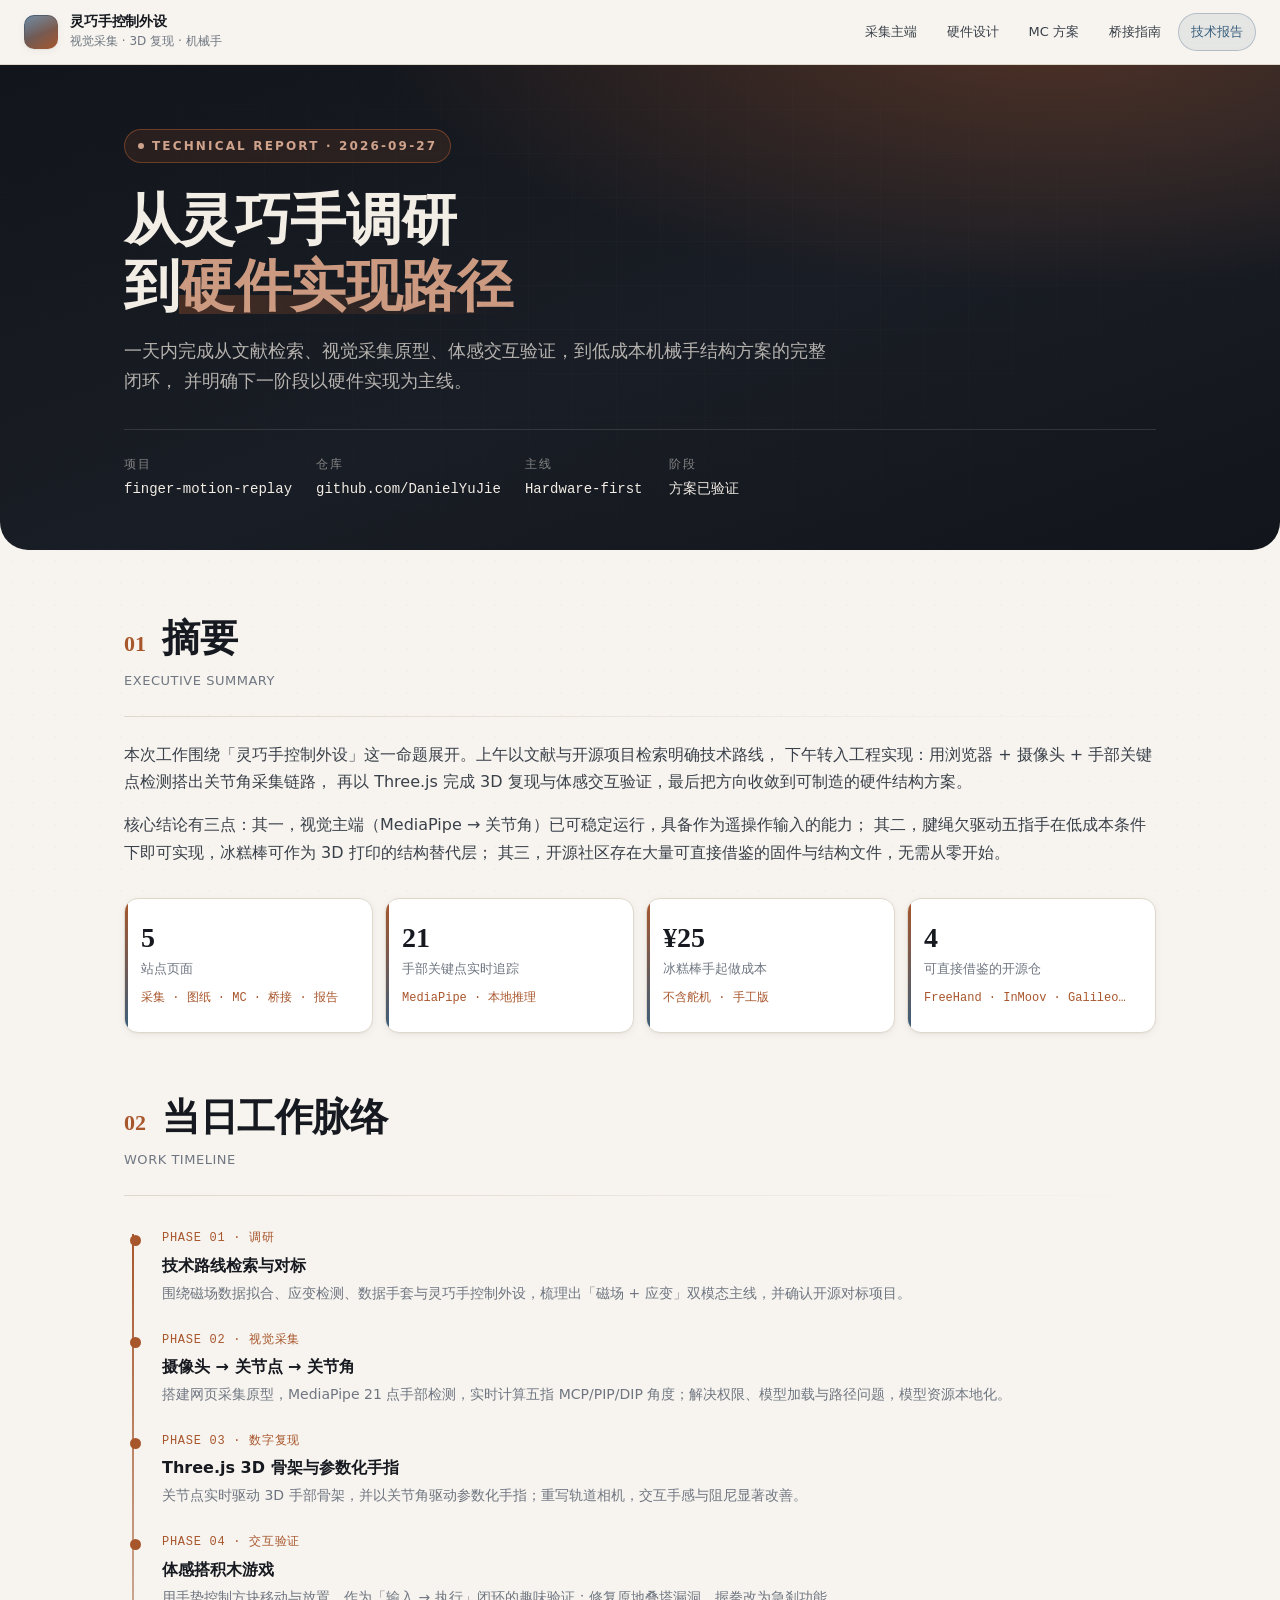
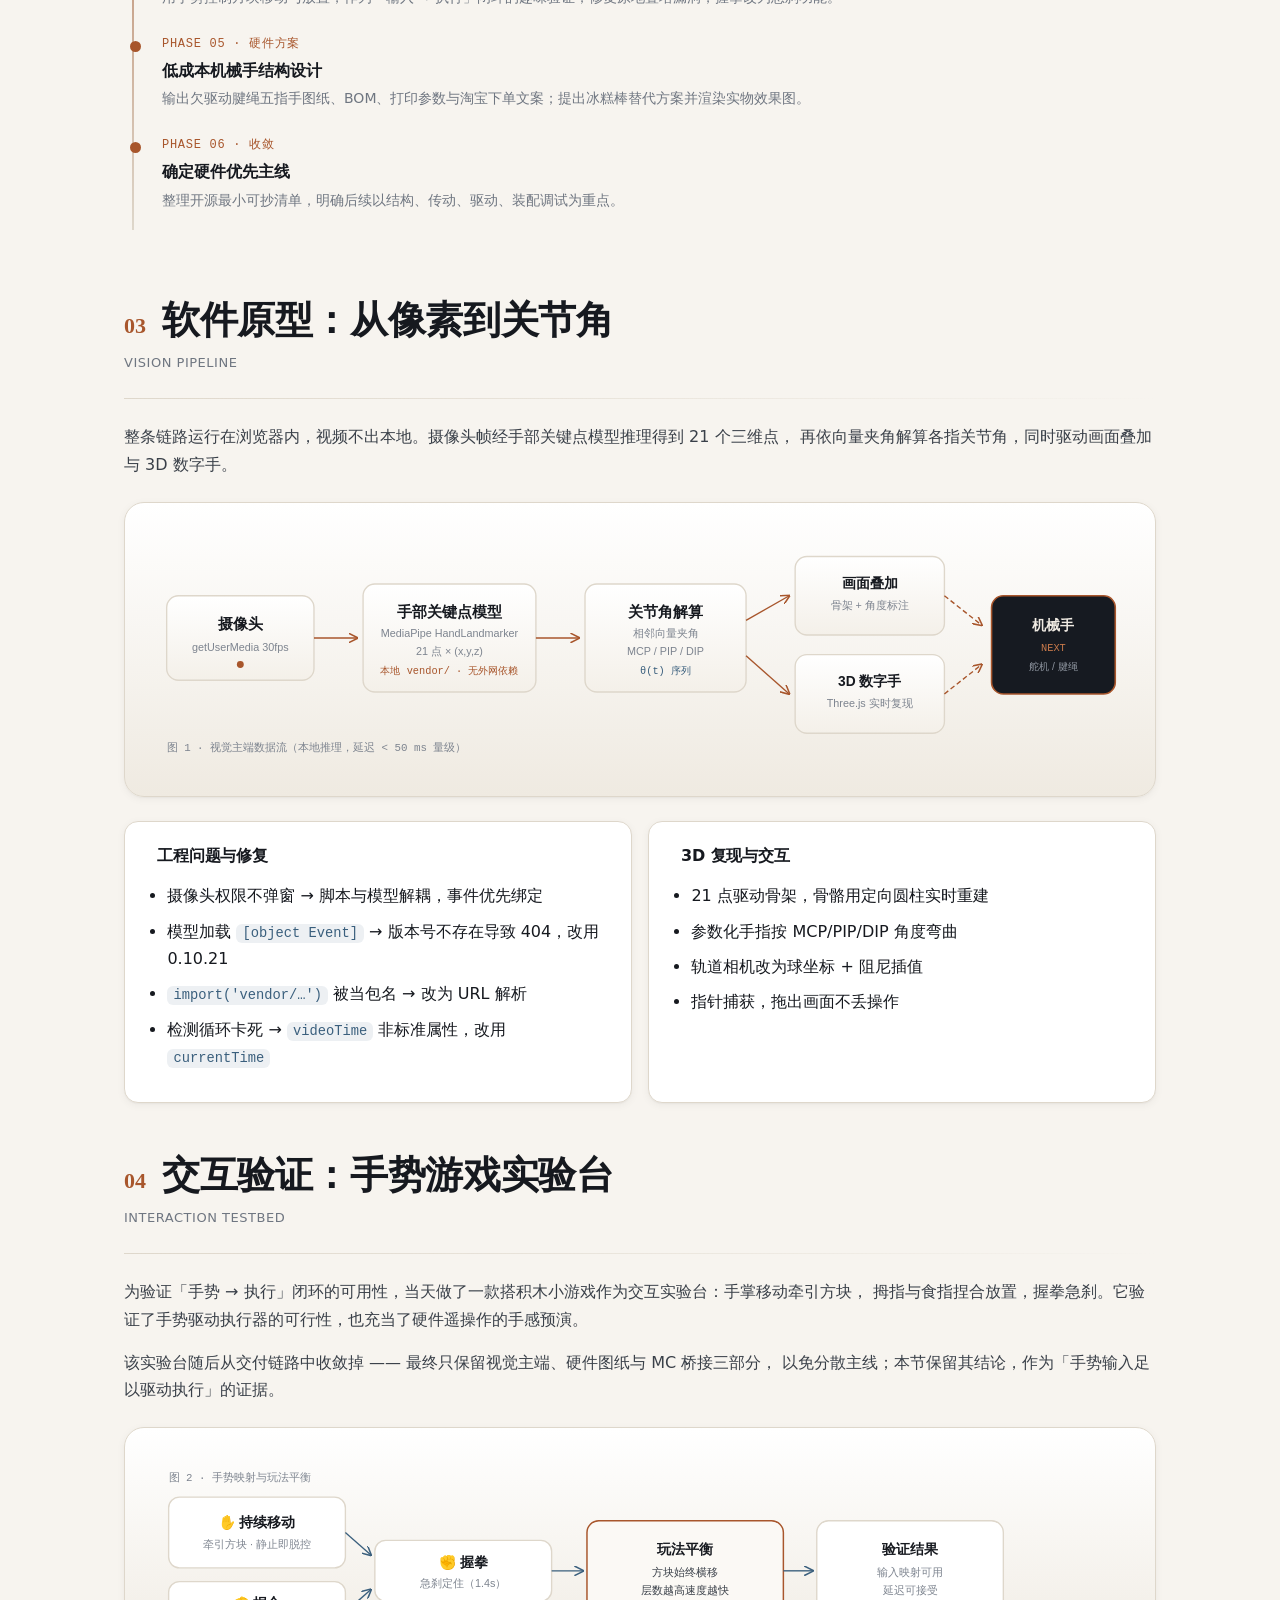
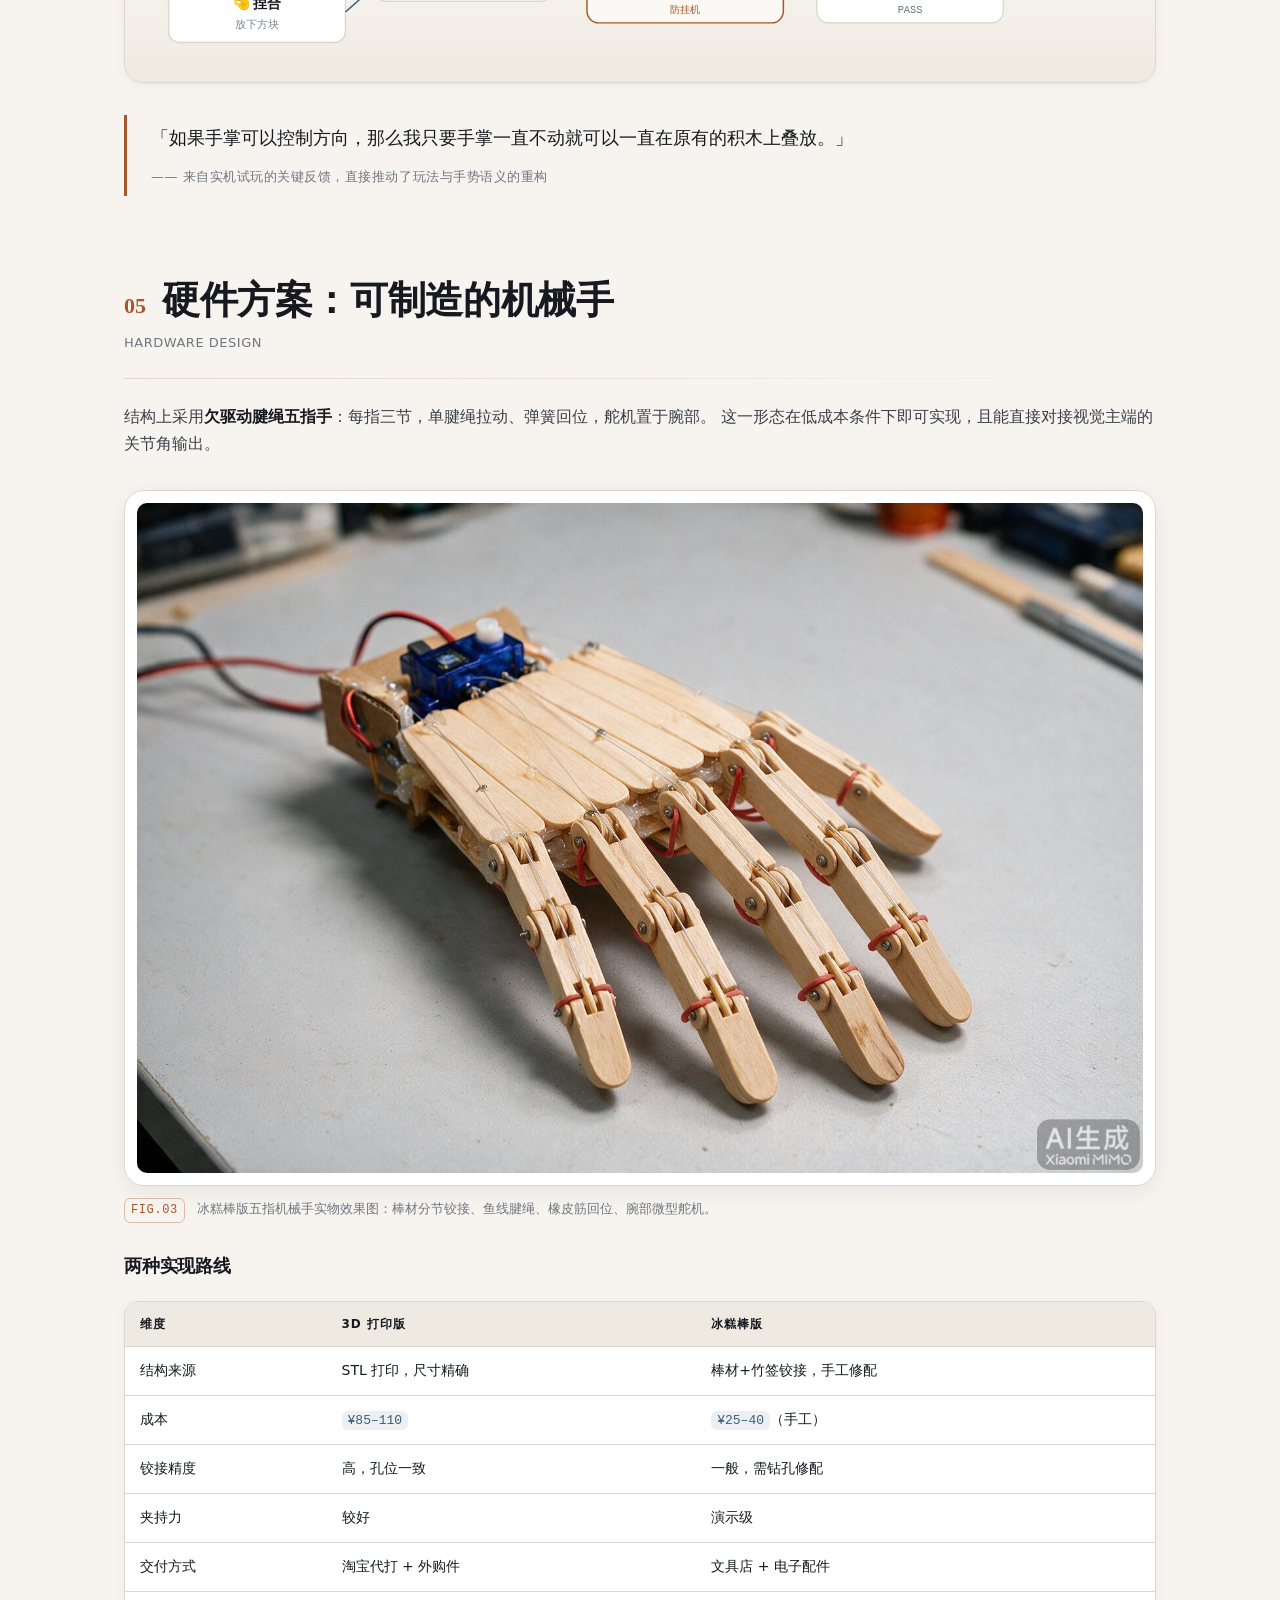
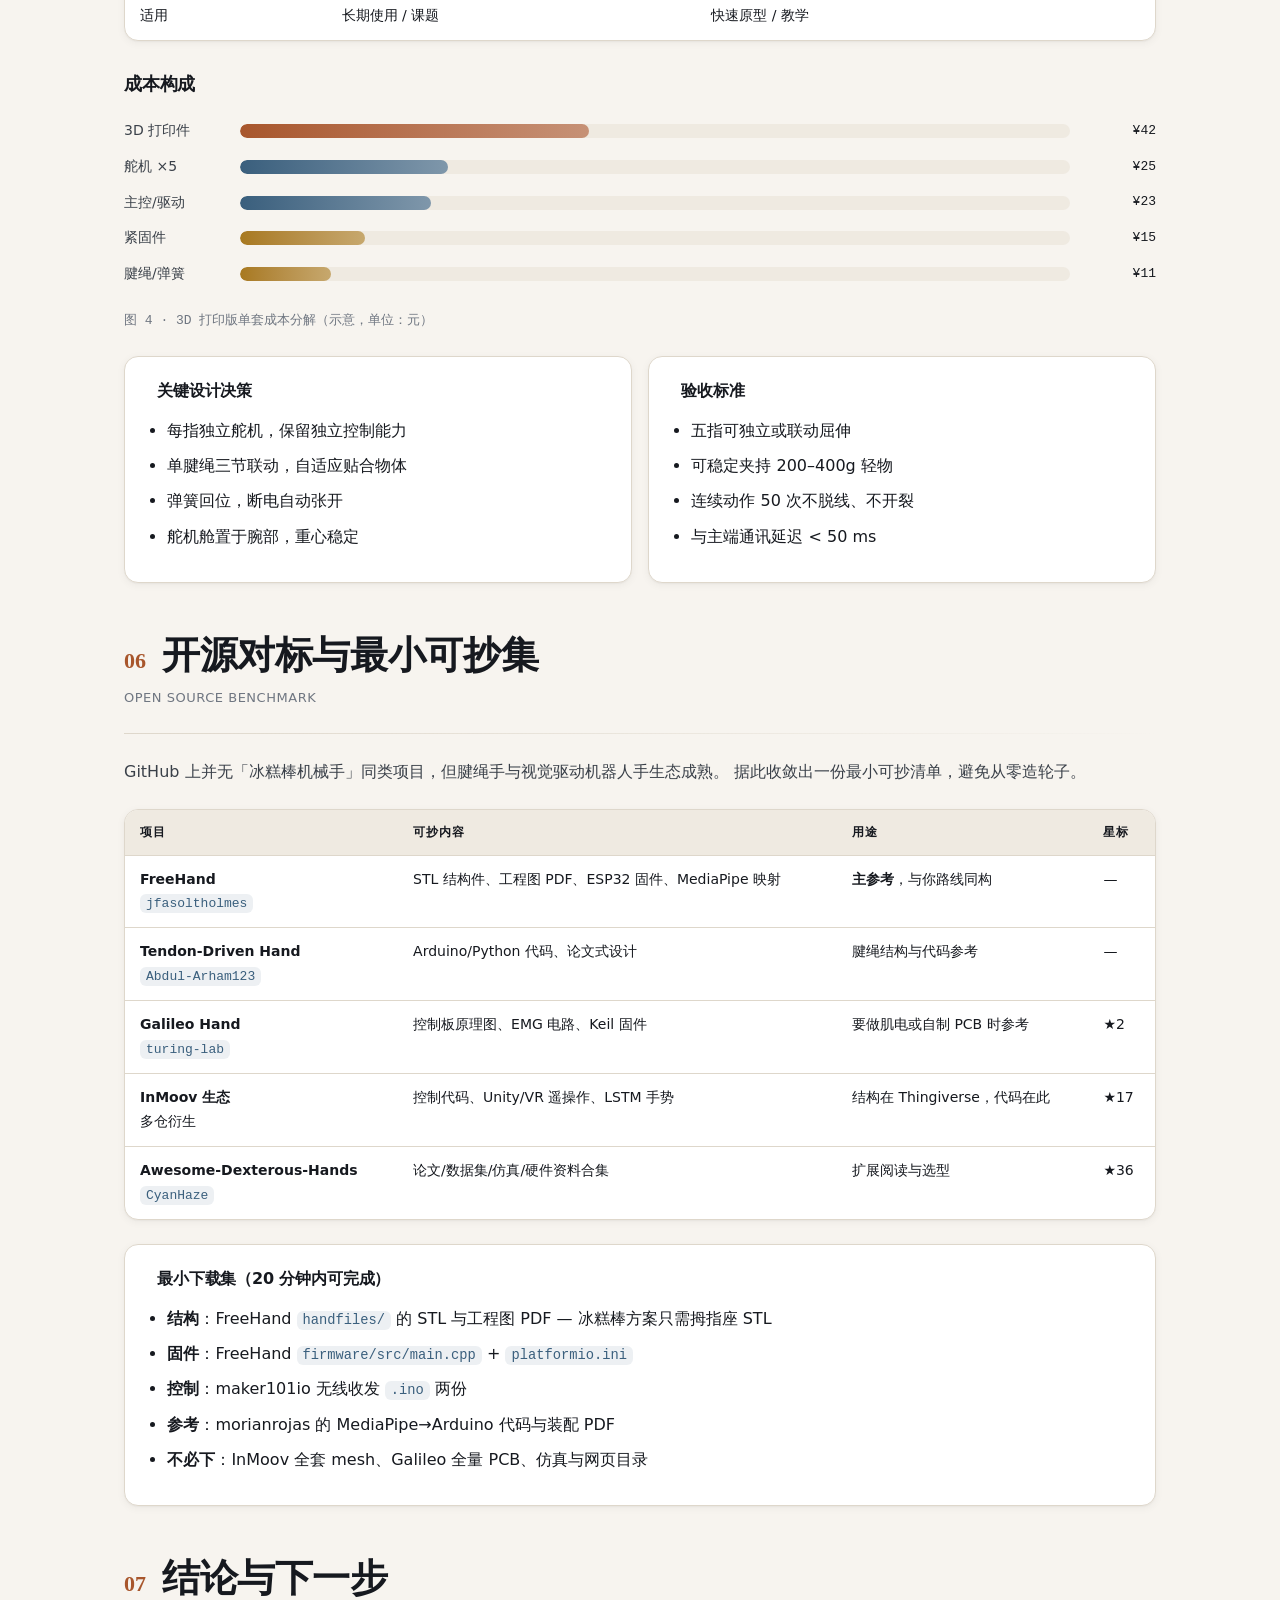
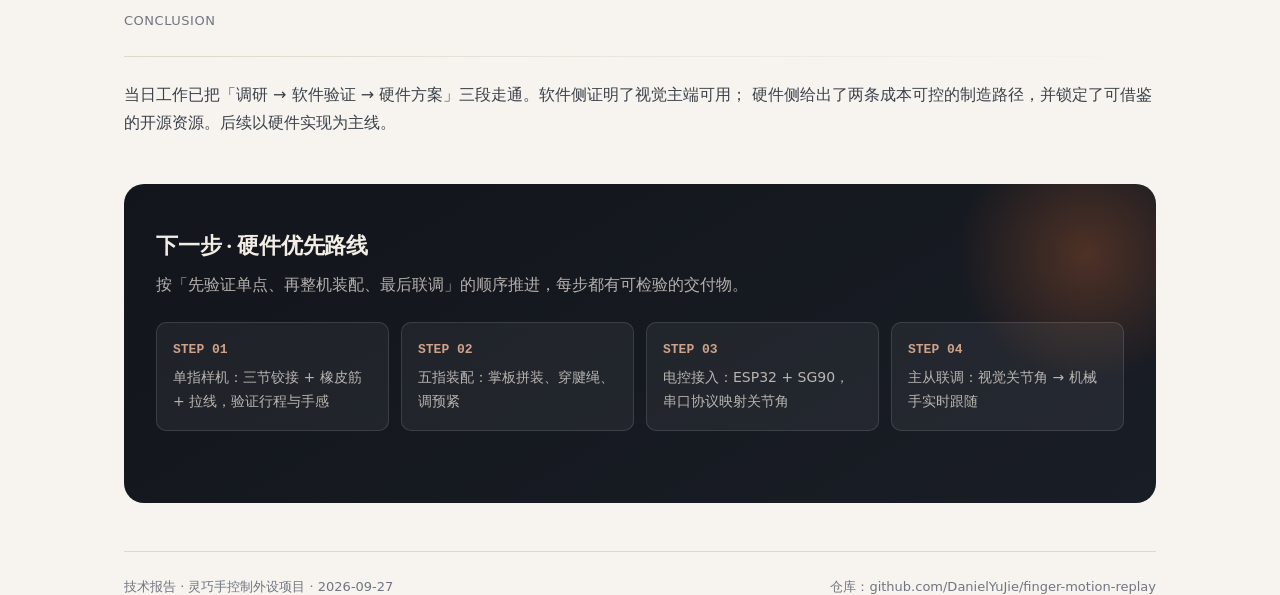
<file: report.html>
<!DOCTYPE html>
<html lang="zh-CN" data-theme="paper">
<head>
<meta charset="UTF-8" />
<meta name="viewport" content="width=device-width, initial-scale=1.0" />
<title>技术报告 · 从灵巧手调研到硬件实现路径</title>
<link rel="icon" href="favicon.svg" type="image/svg+xml" />
<link rel="stylesheet" href="tokens.css?v=4" />
<link rel="stylesheet" href="base.css?v=4" />
<link rel="stylesheet" href="components.css?v=4" />
<link rel="stylesheet" href="doc.css?v=4" />
<link rel="stylesheet" href="report.css?v=4" />
</head>
<body>

<header class="site-header">
  <div class="site-header__inner">
    <div class="brand">
      <div class="brand-mark" aria-hidden="true"></div>
      <div class="brand-text">
        <h1>灵巧手控制外设</h1>
        <p class="sub">视觉采集 · 3D 复现 · 机械手</p>
      </div>
    </div>
    <nav class="site-nav" aria-label="站点导航">
      <a href="capture.html">采集主端</a>
      <a href="index.html">硬件设计</a>
      <a href="mc-hand.html">MC 方案</a>
      <a href="mc-bridge-guide.html">桥接指南</a>
      <a href="report.html" aria-current="page">技术报告</a>
    </nav>
  </div>
</header>

<!-- ================= COVER ================= -->
<header class="doc-hero">
  <div class="wrap">
    <span class="kicker"><i></i>Technical Report · 2026-09-27</span>
    <h1>从灵巧手调研<br/>到<em>硬件实现路径</em></h1>
    <p class="lede">
      一天内完成从文献检索、视觉采集原型、体感交互验证，到低成本机械手结构方案的完整闭环，
      并明确下一阶段以硬件实现为主线。
    </p>
    <div class="doc-hero__meta">
      <div><div class="k">项目</div><div class="v">finger-motion-replay</div></div>
      <div><div class="k">仓库</div><div class="v">github.com/DanielYuJie</div></div>
      <div><div class="k">主线</div><div class="v">Hardware-first</div></div>
      <div><div class="k">阶段</div><div class="v">方案已验证</div></div>
    </div>
  </div>
</header>

<div class="wrap">

<!-- ================= 摘要 ================= -->
<section class="rv doc-section">
  <div class="sec-head">
    <span class="sec-num">01</span>
    <h2 class="sec-title">摘要</h2>
  </div>
  <p class="sec-sub">EXECUTIVE SUMMARY</p>
  <div class="rule"></div>

  <p>
    本次工作围绕「灵巧手控制外设」这一命题展开。上午以文献与开源项目检索明确技术路线，
    下午转入工程实现：用浏览器 + 摄像头 + 手部关键点检测搭出关节角采集链路，
    再以 Three.js 完成 3D 复现与体感交互验证，最后把方向收敛到可制造的硬件结构方案。
  </p>
  <p>
    核心结论有三点：其一，视觉主端（MediaPipe → 关节角）已可稳定运行，具备作为遥操作输入的能力；
    其二，腱绳欠驱动五指手在低成本条件下即可实现，冰糕棒可作为 3D 打印的结构替代层；
    其三，开源社区存在大量可直接借鉴的固件与结构文件，无需从零开始。
  </p>

  <div class="stats">
    <div class="stat">
      <div class="n">5</div>
      <div class="l">站点页面</div>
      <span class="u">采集 · 图纸 · MC · 桥接 · 报告</span>
    </div>
    <div class="stat">
      <div class="n">21</div>
      <div class="l">手部关键点实时追踪</div>
      <span class="u">MediaPipe · 本地推理</span>
    </div>
    <div class="stat">
      <div class="n">¥25</div>
      <div class="l">冰糕棒手起做成本</div>
      <span class="u">不含舵机 · 手工版</span>
    </div>
    <div class="stat">
      <div class="n">4</div>
      <div class="l">可直接借鉴的开源仓</div>
      <span class="u">FreeHand · InMoov · Galileo…</span>
    </div>
  </div>
</section>

<!-- ================= 时间线 ================= -->
<section class="rv doc-section">
  <div class="sec-head">
    <span class="sec-num">02</span>
    <h2 class="sec-title">当日工作脉络</h2>
  </div>
  <p class="sec-sub">WORK TIMELINE</p>
  <div class="rule"></div>

  <div class="timeline">
    <div class="tl-item done">
      <div class="tl-time">PHASE 01 · 调研</div>
      <div class="tl-title">技术路线检索与对标</div>
      <p class="tl-desc">围绕磁场数据拟合、应变检测、数据手套与灵巧手控制外设，梳理出「磁场 + 应变」双模态主线，并确认开源对标项目。</p>
    </div>
    <div class="tl-item done">
      <div class="tl-time">PHASE 02 · 视觉采集</div>
      <div class="tl-title">摄像头 → 关节点 → 关节角</div>
      <p class="tl-desc">搭建网页采集原型，MediaPipe 21 点手部检测，实时计算五指 MCP/PIP/DIP 角度；解决权限、模型加载与路径问题，模型资源本地化。</p>
    </div>
    <div class="tl-item done">
      <div class="tl-time">PHASE 03 · 数字复现</div>
      <div class="tl-title">Three.js 3D 骨架与参数化手指</div>
      <p class="tl-desc">关节点实时驱动 3D 手部骨架，并以关节角驱动参数化手指；重写轨道相机，交互手感与阻尼显著改善。</p>
    </div>
    <div class="tl-item done">
      <div class="tl-time">PHASE 04 · 交互验证</div>
      <div class="tl-title">体感搭积木游戏</div>
      <p class="tl-desc">用手势控制方块移动与放置，作为「输入 → 执行」闭环的趣味验证；修复原地叠塔漏洞，握拳改为急刹功能。</p>
    </div>
    <div class="tl-item done">
      <div class="tl-time">PHASE 05 · 硬件方案</div>
      <div class="tl-title">低成本机械手结构设计</div>
      <p class="tl-desc">输出欠驱动腱绳五指手图纸、BOM、打印参数与淘宝下单文案；提出冰糕棒替代方案并渲染实物效果图。</p>
    </div>
    <div class="tl-item done">
      <div class="tl-time">PHASE 06 · 收敛</div>
      <div class="tl-title">确定硬件优先主线</div>
      <p class="tl-desc">整理开源最小可抄清单，明确后续以结构、传动、驱动、装配调试为重点。</p>
    </div>
  </div>
</section>

<!-- ================= 软件 ================= -->
<section class="rv doc-section">
  <div class="sec-head">
    <span class="sec-num">03</span>
    <h2 class="sec-title">软件原型：从像素到关节角</h2>
  </div>
  <p class="sec-sub">VISION PIPELINE</p>
  <div class="rule"></div>

  <p>
    整条链路运行在浏览器内，视频不出本地。摄像头帧经手部关键点模型推理得到 21 个三维点，
    再依向量夹角解算各指关节角，同时驱动画面叠加与 3D 数字手。
  </p>

  <div class="diagram">
    <svg viewBox="0 0 1000 250" xmlns="http://www.w3.org/2000/svg" font-family="PingFang SC, Microsoft YaHei, sans-serif">
      <defs>
        <marker id="ar" viewBox="0 0 10 10" refX="9" refY="5" markerWidth="7" markerHeight="7" orient="auto">
          <path d="M0,0 L10,5 L0,10" fill="none" stroke="#a8562c" stroke-width="1.6"/>
        </marker>
        <linearGradient id="g1" x1="0" y1="0" x2="0" y2="1">
          <stop offset="0" stop-color="#ffffff"/><stop offset="1" stop-color="#f4f0e9"/>
        </linearGradient>
      </defs>

      <!-- nodes -->
      <g>
        <rect x="18" y="70" width="150" height="86" rx="12" fill="url(#g1)" stroke="#ded7cb" stroke-width="1.4"/>
        <text x="93" y="104" font-size="15" font-weight="600" fill="#16191f" text-anchor="middle">摄像头</text>
        <text x="93" y="126" font-size="11" fill="#7d848f" text-anchor="middle">getUserMedia 30fps</text>
        <circle cx="93" cy="140" r="3.5" fill="#a8562c"/>
      </g>

      <g>
        <rect x="218" y="58" width="176" height="110" rx="12" fill="url(#g1)" stroke="#ded7cb" stroke-width="1.4"/>
        <text x="306" y="92" font-size="15" font-weight="600" fill="#16191f" text-anchor="middle">手部关键点模型</text>
        <text x="306" y="112" font-size="11" fill="#7d848f" text-anchor="middle">MediaPipe HandLandmarker</text>
        <text x="306" y="130" font-size="11" fill="#7d848f" text-anchor="middle">21 点 × (x,y,z)</text>
        <text x="306" y="150" font-size="10.5" fill="#a8562c" text-anchor="middle" font-family="monospace">本地 vendor/ · 无外网依赖</text>
      </g>

      <g>
        <rect x="444" y="58" width="164" height="110" rx="12" fill="url(#g1)" stroke="#ded7cb" stroke-width="1.4"/>
        <text x="526" y="92" font-size="15" font-weight="600" fill="#16191f" text-anchor="middle">关节角解算</text>
        <text x="526" y="112" font-size="11" fill="#7d848f" text-anchor="middle">相邻向量夹角</text>
        <text x="526" y="130" font-size="11" fill="#7d848f" text-anchor="middle">MCP / PIP / DIP</text>
        <text x="526" y="150" font-size="10.5" fill="#3a5f7d" text-anchor="middle" font-family="monospace">θ(t) 序列</text>
      </g>

      <g>
        <rect x="658" y="30" width="152" height="80" rx="12" fill="url(#g1)" stroke="#ded7cb" stroke-width="1.4"/>
        <text x="734" y="62" font-size="14" font-weight="600" fill="#16191f" text-anchor="middle">画面叠加</text>
        <text x="734" y="83" font-size="11" fill="#7d848f" text-anchor="middle">骨架 + 角度标注</text>
      </g>

      <g>
        <rect x="658" y="130" width="152" height="80" rx="12" fill="url(#g1)" stroke="#ded7cb" stroke-width="1.4"/>
        <text x="734" y="162" font-size="14" font-weight="600" fill="#16191f" text-anchor="middle">3D 数字手</text>
        <text x="734" y="183" font-size="11" fill="#7d848f" text-anchor="middle">Three.js 实时复现</text>
      </g>

      <g>
        <rect x="858" y="70" width="126" height="100" rx="12" fill="#161a21" stroke="#a8562c" stroke-width="1.6"/>
        <text x="921" y="105" font-size="14" font-weight="600" fill="#f0ebe3" text-anchor="middle">机械手</text>
        <text x="921" y="126" font-size="10.5" fill="#c97a4b" text-anchor="middle" font-family="monospace">NEXT</text>
        <text x="921" y="146" font-size="10.5" fill="#8d949e" text-anchor="middle">舵机 / 腱绳</text>
      </g>

      <!-- arrows -->
      <line x1="168" y1="113" x2="212" y2="113" stroke="#a8562c" stroke-width="1.4" marker-end="url(#ar)"/>
      <line x1="394" y1="113" x2="438" y2="113" stroke="#a8562c" stroke-width="1.4" marker-end="url(#ar)"/>
      <path d="M608,95 L652,70" stroke="#a8562c" stroke-width="1.4" fill="none" marker-end="url(#ar)"/>
      <path d="M608,131 L652,170" stroke="#a8562c" stroke-width="1.4" fill="none" marker-end="url(#ar)"/>
      <path d="M810,70 L848,100" stroke="#a8562c" stroke-width="1.4" fill="none" marker-end="url(#ar)" stroke-dasharray="5 3"/>
      <path d="M810,170 L848,140" stroke="#a8562c" stroke-width="1.4" fill="none" marker-end="url(#ar)" stroke-dasharray="5 3"/>

      <text x="18" y="228" font-size="11" fill="#7d848f" font-family="monospace">图 1 · 视觉主端数据流（本地推理，延迟 &lt; 50 ms 量级）</text>
    </svg>
  </div>

  <div class="grid-2">
    <div class="card">
      <h4><span class="dot"></span>工程问题与修复</h4>
      <ul>
        <li>摄像头权限不弹窗 → 脚本与模型解耦，事件优先绑定</li>
        <li>模型加载 <code>[object Event]</code> → 版本号不存在导致 404，改用 0.10.21</li>
        <li><code>import('vendor/…')</code> 被当包名 → 改为 URL 解析</li>
        <li>检测循环卡死 → <code>videoTime</code> 非标准属性，改用 <code>currentTime</code></li>
      </ul>
    </div>
    <div class="card">
      <h4><span class="dot"></span>3D 复现与交互</h4>
      <ul>
        <li>21 点驱动骨架，骨骼用定向圆柱实时重建</li>
        <li>参数化手指按 MCP/PIP/DIP 角度弯曲</li>
        <li>轨道相机改为球坐标 + 阻尼插值</li>
        <li>指针捕获，拖出画面不丢操作</li>
      </ul>
    </div>
  </div>
</section>

<!-- ================= 游戏 ================= -->
<section class="rv doc-section">
  <div class="sec-head">
    <span class="sec-num">04</span>
    <h2 class="sec-title">交互验证：手势游戏实验台</h2>
  </div>
  <p class="sec-sub">INTERACTION TESTBED</p>
  <div class="rule"></div>

  <p>
    为验证「手势 → 执行」闭环的可用性，当天做了一款搭积木小游戏作为交互实验台：手掌移动牵引方块，
    拇指与食指捏合放置，握拳急刹。它验证了手势驱动执行器的可行性，也充当了硬件遥操作的手感预演。
  </p>
  <p>
    该实验台随后从交付链路中收敛掉 —— 最终只保留视觉主端、硬件图纸与 MC 桥接三部分，
    以免分散主线；本节保留其结论，作为「手势输入足以驱动执行」的证据。
  </p>

  <div class="diagram">
    <svg viewBox="0 0 1000 210" xmlns="http://www.w3.org/2000/svg" font-family="PingFang SC, Microsoft YaHei, sans-serif">
      <defs>
        <marker id="ar2" viewBox="0 0 10 10" refX="9" refY="5" markerWidth="7" markerHeight="7" orient="auto">
          <path d="M0,0 L10,5 L0,10" fill="none" stroke="#3a5f7d" stroke-width="1.6"/>
        </marker>
      </defs>

      <!-- gesture boxes -->
      <rect x="20" y="46" width="180" height="72" rx="11" fill="#fff" stroke="#ded7cb" stroke-width="1.4"/>
      <text x="110" y="76" font-size="14" font-weight="600" fill="#16191f" text-anchor="middle">✋ 持续移动</text>
      <text x="110" y="98" font-size="11" fill="#7d848f" text-anchor="middle">牵引方块 · 静止即脱控</text>

      <rect x="20" y="132" width="180" height="62" rx="11" fill="#fff" stroke="#ded7cb" stroke-width="1.4"/>
      <text x="110" y="159" font-size="14" font-weight="600" fill="#16191f" text-anchor="middle">🤏 捏合</text>
      <text x="110" y="179" font-size="11" fill="#7d848f" text-anchor="middle">放下方块</text>

      <rect x="230" y="90" width="180" height="62" rx="11" fill="#fff" stroke="#ded7cb" stroke-width="1.4"/>
      <text x="320" y="117" font-size="14" font-weight="600" fill="#16191f" text-anchor="middle">✊ 握拳</text>
      <text x="320" y="137" font-size="11" fill="#7d848f" text-anchor="middle">急刹定住（1.4s）</text>

      <!-- logic -->
      <rect x="446" y="70" width="200" height="104" rx="12" fill="#fbf9f5" stroke="#a8562c" stroke-width="1.5"/>
      <text x="546" y="104" font-size="14" font-weight="600" fill="#16191f" text-anchor="middle">玩法平衡</text>
      <text x="546" y="126" font-size="11" fill="#3a4049" text-anchor="middle">方块始终横移</text>
      <text x="546" y="145" font-size="11" fill="#3a4049" text-anchor="middle">层数越高速度越快</text>
      <text x="546" y="164" font-size="10.5" fill="#a8562c" text-anchor="middle" font-family="monospace">防挂机</text>

      <!-- result -->
      <rect x="680" y="70" width="190" height="104" rx="12" fill="#fff" stroke="#ded7cb" stroke-width="1.4"/>
      <text x="775" y="104" font-size="14" font-weight="600" fill="#16191f" text-anchor="middle">验证结果</text>
      <text x="775" y="126" font-size="11" fill="#7d848f" text-anchor="middle">输入映射可用</text>
      <text x="775" y="145" font-size="11" fill="#7d848f" text-anchor="middle">延迟可接受</text>
      <text x="775" y="164" font-size="10.5" fill="#5c7a68" text-anchor="middle" font-family="monospace">PASS</text>

      <line x1="200" y1="82" x2="226" y2="105" stroke="#3a5f7d" stroke-width="1.4" marker-end="url(#ar2)"/>
      <line x1="200" y1="163" x2="226" y2="140" stroke="#3a5f7d" stroke-width="1.4" marker-end="url(#ar2)"/>
      <line x1="410" y1="121" x2="442" y2="121" stroke="#3a5f7d" stroke-width="1.4" marker-end="url(#ar2)"/>
      <line x1="646" y1="121" x2="676" y2="121" stroke="#3a5f7d" stroke-width="1.4" marker-end="url(#ar2)"/>

      <text x="20" y="30" font-size="11" fill="#7d848f" font-family="monospace">图 2 · 手势映射与玩法平衡</text>
    </svg>
  </div>

  <p class="pull">
    「如果手掌可以控制方向，那么我只要手掌一直不动就可以一直在原有的积木上叠放。」
    <span>—— 来自实机试玩的关键反馈，直接推动了玩法与手势语义的重构</span>
  </p>
</section>

<!-- ================= 硬件 ================= -->
<section class="rv doc-section">
  <div class="sec-head">
    <span class="sec-num">05</span>
    <h2 class="sec-title">硬件方案：可制造的机械手</h2>
  </div>
  <p class="sec-sub">HARDWARE DESIGN</p>
  <div class="rule"></div>

  <p>
    结构上采用<strong>欠驱动腱绳五指手</strong>：每指三节，单腱绳拉动、弹簧回位，舵机置于腕部。
    这一形态在低成本条件下即可实现，且能直接对接视觉主端的关节角输出。
  </p>

  <figure>
    <div class="fig-frame">
      <img src="mech-hand-icecream-stick.png" alt="冰糕棒机械手实物效果渲染图" />
    </div>
    <figcaption>
      <span class="fig-tag">FIG.03</span>
      冰糕棒版五指机械手实物效果图：棒材分节铰接、鱼线腱绳、橡皮筋回位、腕部微型舵机。
    </figcaption>
  </figure>

  <h3>两种实现路线</h3>
  <div class="table-wrap">
    <table>
      <thead>
        <tr><th>维度</th><th>3D 打印版</th><th>冰糕棒版</th></tr>
      </thead>
      <tbody>
        <tr><td>结构来源</td><td>STL 打印，尺寸精确</td><td>棒材+竹签铰接，手工修配</td></tr>
        <tr><td>成本</td><td><code>¥85–110</code></td><td><code>¥25–40</code>（手工）</td></tr>
        <tr><td>铰接精度</td><td>高，孔位一致</td><td>一般，需钻孔修配</td></tr>
        <tr><td>夹持力</td><td>较好</td><td>演示级</td></tr>
        <tr><td>交付方式</td><td>淘宝代打 + 外购件</td><td>文具店 + 电子配件</td></tr>
        <tr><td>适用</td><td>长期使用 / 课题</td><td>快速原型 / 教学</td></tr>
      </tbody>
    </table>
  </div>

  <h3>成本构成</h3>
  <div class="bars">
    <div class="bar-row">
      <span class="bl">3D 打印件</span>
      <div class="bar-track"><div class="bar-fill" style="width:42%"></div></div>
      <span class="bar-val">¥42</span>
    </div>
    <div class="bar-row">
      <span class="bl">舵机 ×5</span>
      <div class="bar-track"><div class="bar-fill s" style="width:25%"></div></div>
      <span class="bar-val">¥25</span>
    </div>
    <div class="bar-row">
      <span class="bl">主控/驱动</span>
      <div class="bar-track"><div class="bar-fill s" style="width:23%"></div></div>
      <span class="bar-val">¥23</span>
    </div>
    <div class="bar-row">
      <span class="bl">紧固件</span>
      <div class="bar-track"><div class="bar-fill g" style="width:15%"></div></div>
      <span class="bar-val">¥15</span>
    </div>
    <div class="bar-row">
      <span class="bl">腱绳/弹簧</span>
      <div class="bar-track"><div class="bar-fill g" style="width:11%"></div></div>
      <span class="bar-val">¥11</span>
    </div>
  </div>
  <p class="bars-note">图 4 · 3D 打印版单套成本分解（示意，单位：元）</p>

  <div class="grid-2 mt-5">
    <div class="card">
      <h4><span class="dot"></span>关键设计决策</h4>
      <ul>
        <li>每指独立舵机，保留独立控制能力</li>
        <li>单腱绳三节联动，自适应贴合物体</li>
        <li>弹簧回位，断电自动张开</li>
        <li>舵机舱置于腕部，重心稳定</li>
      </ul>
    </div>
    <div class="card">
      <h4><span class="dot"></span>验收标准</h4>
      <ul>
        <li>五指可独立或联动屈伸</li>
        <li>可稳定夹持 200–400g 轻物</li>
        <li>连续动作 50 次不脱线、不开裂</li>
        <li>与主端通讯延迟 &lt; 50 ms</li>
      </ul>
    </div>
  </div>
</section>

<!-- ================= 开源对标 ================= -->
<section class="rv doc-section">
  <div class="sec-head">
    <span class="sec-num">06</span>
    <h2 class="sec-title">开源对标与最小可抄集</h2>
  </div>
  <p class="sec-sub">OPEN SOURCE BENCHMARK</p>
  <div class="rule"></div>

  <p>
    GitHub 上并无「冰糕棒机械手」同类项目，但腱绳手与视觉驱动机器人手生态成熟。
    据此收敛出一份最小可抄清单，避免从零造轮子。
  </p>

  <div class="table-wrap">
    <table>
      <thead>
        <tr><th>项目</th><th>可抄内容</th><th>用途</th><th>星标</th></tr>
      </thead>
      <tbody>
        <tr>
          <td><strong>FreeHand</strong><br/><code>jfasoltholmes</code></td>
          <td>STL 结构件、工程图 PDF、ESP32 固件、MediaPipe 映射</td>
          <td><strong>主参考</strong>，与你路线同构</td>
          <td>—</td>
        </tr>
        <tr>
          <td><strong>Tendon-Driven Hand</strong><br/><code>Abdul-Arham123</code></td>
          <td>Arduino/Python 代码、论文式设计</td>
          <td>腱绳结构与代码参考</td>
          <td>—</td>
        </tr>
        <tr>
          <td><strong>Galileo Hand</strong><br/><code>turing-lab</code></td>
          <td>控制板原理图、EMG 电路、Keil 固件</td>
          <td>要做肌电或自制 PCB 时参考</td>
          <td>★2</td>
        </tr>
        <tr>
          <td><strong>InMoov 生态</strong><br/>多仓衍生</td>
          <td>控制代码、Unity/VR 遥操作、LSTM 手势</td>
          <td>结构在 Thingiverse，代码在此</td>
          <td>★17</td>
        </tr>
        <tr>
          <td><strong>Awesome-Dexterous-Hands</strong><br/><code>CyanHaze</code></td>
          <td>论文/数据集/仿真/硬件资料合集</td>
          <td>扩展阅读与选型</td>
          <td>★36</td>
        </tr>
      </tbody>
    </table>
  </div>

  <div class="card mt-5">
    <h4><span class="dot"></span>最小下载集（20 分钟内可完成）</h4>
    <ul>
      <li><strong>结构</strong>：FreeHand <code>handfiles/</code> 的 STL 与工程图 PDF — 冰糕棒方案只需拇指座 STL</li>
      <li><strong>固件</strong>：FreeHand <code>firmware/src/main.cpp</code> + <code>platformio.ini</code></li>
      <li><strong>控制</strong>：maker101io 无线收发 <code>.ino</code> 两份</li>
      <li><strong>参考</strong>：morianrojas 的 MediaPipe→Arduino 代码与装配 PDF</li>
      <li><strong>不必下</strong>：InMoov 全套 mesh、Galileo 全量 PCB、仿真与网页目录</li>
    </ul>
  </div>
</section>

<!-- ================= 结论 ================= -->
<section class="rv doc-section">
  <div class="sec-head">
    <span class="sec-num">07</span>
    <h2 class="sec-title">结论与下一步</h2>
  </div>
  <p class="sec-sub">CONCLUSION</p>
  <div class="rule"></div>

  <p>
    当日工作已把「调研 → 软件验证 → 硬件方案」三段走通。软件侧证明了视觉主端可用；
    硬件侧给出了两条成本可控的制造路径，并锁定了可借鉴的开源资源。后续以硬件实现为主线。
  </p>

  <div class="closing">
    <h2>下一步 · 硬件优先路线</h2>
    <p>按「先验证单点、再整机装配、最后联调」的顺序推进，每步都有可检验的交付物。</p>
    <div class="steps">
      <div class="step"><b>STEP 01</b><span>单指样机：三节铰接 + 橡皮筋 + 拉线，验证行程与手感</span></div>
      <div class="step"><b>STEP 02</b><span>五指装配：掌板拼装、穿腱绳、调预紧</span></div>
      <div class="step"><b>STEP 03</b><span>电控接入：ESP32 + SG90，串口协议映射关节角</span></div>
      <div class="step"><b>STEP 04</b><span>主从联调：视觉关节角 → 机械手实时跟随</span></div>
    </div>
  </div>

  <footer class="site-footer">
    <span>技术报告 · 灵巧手控制外设项目 · 2026-09-27</span>
    <span>仓库：github.com/DanielYuJie/finger-motion-replay</span>
  </footer>
</section>

</div>

<script>
  // scroll reveal
  (function () {
    document.documentElement.classList.add("js");
    var els = document.querySelectorAll(".rv");
    if (!("IntersectionObserver" in window)) {
      els.forEach(function (e) { e.classList.add("in"); });
      return;
    }
    var io = new IntersectionObserver(function (entries) {
      entries.forEach(function (en) {
        if (en.isIntersecting) {
          en.target.classList.add("in");
          io.unobserve(en.target);
        }
      });
    }, { threshold: 0.12 });
    els.forEach(function (e) { io.observe(e); });
  })();
</script>
</body>
</html>
</file>
<file: tokens.css>
/* ==========================================================================
   tokens.css — the single source of truth for the whole product.
   Nothing else in the project may declare a raw colour, radius, shadow or
   font stack. Two themes, one vocabulary:
     :root                  → "app"   dark technical surface (the live tool)
     [data-theme="paper"]   → "paper" light editorial surface (documents)
   Two accents are intentional and semantic:
     --brand   copper  · the product's identity, used for marks and headings
     --accent  blue    · functional/interactive state, used for controls
   ========================================================================== */

:root {
  /* ---------- scale: spacing (4px base) ---------- */
  --sp-1: 4px;
  --sp-2: 8px;
  --sp-3: 12px;
  --sp-4: 16px;
  --sp-5: 24px;
  --sp-6: 32px;
  --sp-7: 48px;
  --sp-8: 64px;

  /* ---------- scale: radius ---------- */
  --r-xs: 6px;
  --r-sm: 10px;
  --r-md: 14px;
  --r-lg: 20px;
  --r-xl: 28px;
  --r-pill: 999px;

  /* ---------- scale: type ---------- */
  --fs-xs: 0.75rem;    /* 12px — hard floor, never go below for CJK */
  --fs-sm: 0.8125rem;  /* 13px */
  --fs-md: 0.875rem;   /* 14px */
  --fs-base: 1rem;     /* 16px */
  --fs-lg: 1.125rem;
  --fs-xl: 1.375rem;
  --fs-2xl: 1.75rem;
  --fs-3xl: clamp(1.75rem, 3.4vw, 2.4rem);
  --fs-display: clamp(2.1rem, 5.2vw, 3.5rem);

  --lh-tight: 1.25;
  --lh-snug: 1.5;
  --lh-base: 1.7;

  /* ---------- fonts ---------- */
  --font-sans: "PingFang SC", "HarmonyOS Sans SC", "Microsoft YaHei",
    -apple-system, "Segoe UI", system-ui, sans-serif;
  --font-serif: "Songti SC", "Source Han Serif SC", "Noto Serif SC", Georgia,
    "Times New Roman", serif;
  --font-mono: "Cascadia Code", "SF Mono", Consolas, ui-monospace, monospace;

  /* ---------- motion ---------- */
  --dur: 160ms;
  --ease: cubic-bezier(0.4, 0, 0.2, 1);

  /* ---------- layout ---------- */
  --maxw-app: 1280px;
  --maxw-doc: 1080px;
  --header-h: 64px;

  /* ---------- APPTHEME (dark) — shared semantic names ---------- */
  --bg: #0b0f14;
  --bg-glow: rgba(61, 156, 240, 0.07);
  --surface: #111721;
  --surface-2: #161e2a;
  --surface-3: #1c2634;
  --line: rgba(255, 255, 255, 0.08);
  --line-strong: rgba(255, 255, 255, 0.16);

  --text: #e8eef6;
  --text-2: #a9b8c9;
  --text-3: #7d8fa3;      /* ≥4.5:1 on --bg, carries instructional copy */

  --brand: #c97a4b;
  --brand-soft: rgba(201, 122, 75, 0.12);
  --accent: #3d9cf0;
  --accent-2: #63b4ff;
  --accent-soft: rgba(61, 156, 240, 0.12);
  --accent-line: rgba(61, 156, 240, 0.35);

  --ok: #3ecf8e;
  --warn: #f0b429;
  --danger: #f2604f;
  --data: #5ad1ff;        /* numeric readouts */

  --shadow-1: 0 1px 2px rgba(0, 0, 0, 0.3), 0 2px 8px rgba(0, 0, 0, 0.22);
  --shadow-2: 0 8px 24px rgba(0, 0, 0, 0.35);
  --shadow-3: 0 18px 50px rgba(0, 0, 0, 0.45);

  /* material: glass surfaces, hairlines, inner highlight, accent glow */
  --glass: rgba(255, 255, 255, 0.035);
  --glass-strong: rgba(255, 255, 255, 0.07);
  --hairline: rgba(255, 255, 255, 0.09);
  --inset-top: inset 0 1px 0 rgba(255, 255, 255, 0.06);
  --accent-glow: rgba(61, 156, 240, 0.38);
  --brand-glow: rgba(201, 122, 75, 0.32);
  --scrim: rgba(6, 9, 13, 0.72);
  --meter-track: rgba(255, 255, 255, 0.07);

  --focus: 0 0 0 2px var(--bg), 0 0 0 4px var(--accent);
  --canvas-bg: #080c11;
  --grain: none;

  /* ink band — the hero treatment shared by every document page */
  --hero-bg: #12151b;
  --hero-bg-2: #191d25;
  --hero-text: #f2ede5;
  --hero-muted: rgba(242, 237, 229, 0.72);
  --hero-line: rgba(255, 255, 255, 0.12);
}

/* ==========================================================================
   PAPER THEME — light editorial surface for the four document pages.
   Derived from the project's technical-report look (warm paper, copper, serif).
   ========================================================================== */
[data-theme="paper"] {
  --bg: #f7f4ef;
  --bg-glow: rgba(168, 86, 44, 0.05);
  --surface: #ffffff;
  --surface-2: #efeae1;
  --surface-3: #e8e2d8;
  --line: #ded7cb;
  --line-strong: #cec5b5;

  --text: #16191f;
  --text-2: #3a4049;
  --text-3: #6f7681;      /* ≥4.5:1 on --bg */

  --brand: #a8562c;
  --brand-soft: rgba(168, 86, 44, 0.08);
  --accent: #3a5f7d;      /* steel blue — functional/interactive on paper */
  --accent-2: #4a7699;
  --accent-soft: rgba(58, 95, 125, 0.09);
  --accent-line: rgba(58, 95, 125, 0.3);

  --ok: #4a7d5f;
  --warn: #a8791f;
  --danger: #b3382c;
  --data: #a8562c;

  --shadow-1: 0 1px 2px rgba(22, 25, 31, 0.04), 0 2px 8px rgba(22, 25, 31, 0.05);
  --shadow-2: 0 6px 20px rgba(22, 25, 31, 0.07);
  --shadow-3: 0 18px 50px rgba(22, 25, 31, 0.1);

  /* material tokens, light-theme equivalents */
  --glass: rgba(255, 255, 255, 0.6);
  --glass-strong: rgba(255, 255, 255, 0.85);
  --hairline: rgba(22, 25, 31, 0.1);
  --inset-top: inset 0 1px 0 rgba(255, 255, 255, 0.9);
  --accent-glow: rgba(58, 95, 125, 0.28);
  --brand-glow: rgba(168, 86, 44, 0.25);
  --scrim: rgba(247, 244, 239, 0.8);
  --meter-track: rgba(22, 25, 31, 0.09);

  --focus: 0 0 0 2px var(--bg), 0 0 0 4px var(--accent);
  --canvas-bg: #f2eee7;
  --grain:
    radial-gradient(rgba(22, 25, 31, 0.035) 1px, transparent 1px),
    radial-gradient(rgba(22, 25, 31, 0.02) 1px, transparent 1px);
}
</file>
<file: base.css>
/* ==========================================================================
   base.css — reset, theme surfaces, typography, focus, motion, layout shell.
   Consumes tokens.css only. No component styling lives here.
   ========================================================================== */

*,
*::before,
*::after { box-sizing: border-box; }

html {
  scroll-behavior: smooth;
  -webkit-text-size-adjust: 100%;
}

body {
  margin: 0;
  min-height: 100vh;
  background-color: var(--bg);
  background-image: radial-gradient(1100px 520px at 50% -12%, var(--bg-glow), transparent 70%);
  background-repeat: no-repeat;
  color: var(--text);
  font-family: var(--font-sans);
  font-size: var(--fs-base);
  line-height: var(--lh-base);
  -webkit-font-smoothing: antialiased;
  -moz-osx-font-smoothing: grayscale;
  text-rendering: optimizeLegibility;
}

/* paper grain — only the paper theme defines --grain */
body::before {
  content: "";
  position: fixed;
  inset: 0;
  z-index: 0;
  pointer-events: none;
  opacity: 0.5;
  background-image: var(--grain);
  background-size: 22px 22px, 22px 22px;
  background-position: 0 0, 11px 11px;
}

/* ---------- typography ---------- */
h1, h2, h3, h4 {
  margin: 0;
  line-height: var(--lh-tight);
  font-weight: 600;
  letter-spacing: -0.01em;
  color: var(--text);
}

p { margin: 0 0 var(--sp-4); color: var(--text-2); }

a {
  color: var(--accent);
  text-decoration: none;
  transition: color var(--dur) var(--ease);
}
a:hover { color: var(--accent-2); }

strong, b { color: var(--text); font-weight: 600; }

code, kbd, samp {
  font-family: var(--font-mono);
  font-size: 0.86em;
  padding: 2px 6px;
  border-radius: var(--r-xs);
  background: var(--accent-soft);
  color: var(--accent);
}

pre {
  font-family: var(--font-mono);
  font-size: var(--fs-sm);
  line-height: var(--lh-snug);
  background: var(--surface-2);
  border: 1px solid var(--line);
  border-radius: var(--r-md);
  padding: var(--sp-4);
  overflow-x: auto;
}

img, svg, canvas, video { max-width: 100%; }
img { height: auto; }

[hidden] { display: none !important; }

/* app.js toggles this class on the placeholder */
.hidden { display: none !important; }

hr {
  border: 0;
  height: 1px;
  background: var(--line);
  margin: var(--sp-5) 0;
}

ul, ol { padding-left: 1.15em; }
li { margin-bottom: var(--sp-2); }

/* ---------- focus: one visible ring, everywhere ---------- */
:focus { outline: none; }

:focus-visible {
  outline: 2px solid var(--accent);
  outline-offset: 2px;
  border-radius: var(--r-xs);
}

::selection {
  background: var(--accent);
  color: #fff;
}

/* ---------- scrollbars ---------- */
* {
  scrollbar-width: thin;
  scrollbar-color: var(--line-strong) transparent;
}
*::-webkit-scrollbar { width: 10px; height: 10px; }
*::-webkit-scrollbar-track { background: transparent; }
*::-webkit-scrollbar-thumb {
  background: var(--line-strong);
  border-radius: var(--r-pill);
  border: 3px solid transparent;
  background-clip: content-box;
}
*::-webkit-scrollbar-thumb:hover { background-color: var(--text-3); background-clip: content-box; }

/* ---------- layout shell ---------- */
.wrap {
  position: relative;
  z-index: 1;
  width: 100%;
  max-width: var(--maxw-doc);
  margin: 0 auto;
  padding: 0 var(--sp-5);
}

.shell {
  position: relative;
  z-index: 1;
  width: 100%;
  max-width: var(--maxw-app);
  margin: 0 auto;
  padding: var(--sp-5) var(--sp-5) var(--sp-7);
}

/* ---------- small utilities ---------- */
.muted { color: var(--text-3); }
.mono { font-family: var(--font-mono); }
.serif { font-family: var(--font-serif); }
.center { text-align: center; }
.nowrap { white-space: nowrap; }
.visually-hidden {
  position: absolute; width: 1px; height: 1px;
  padding: 0; margin: -1px; overflow: hidden;
  clip: rect(0 0 0 0); white-space: nowrap; border: 0;
}

.grid-2 { display: grid; grid-template-columns: repeat(2, minmax(0, 1fr)); gap: var(--sp-4); }
.grid-3 { display: grid; grid-template-columns: repeat(3, minmax(0, 1fr)); gap: var(--sp-4); }
.grid-4 { display: grid; grid-template-columns: repeat(4, minmax(0, 1fr)); gap: var(--sp-4); }

/* spacing utilities — only for the handful of one-off rhythm adjustments */
.mt-3 { margin-top: var(--sp-3); }
.mt-4 { margin-top: var(--sp-4); }
.mt-5 { margin-top: var(--sp-5); }
.mt-6 { margin-top: var(--sp-6); }
.mb-0 { margin-bottom: 0; }

@media (max-width: 1024px) {
  .grid-4 { grid-template-columns: repeat(2, minmax(0, 1fr)); }
  .grid-3 { grid-template-columns: repeat(2, minmax(0, 1fr)); }
}
@media (max-width: 720px) {
  .grid-2, .grid-3, .grid-4 { grid-template-columns: minmax(0, 1fr); }
  .wrap, .shell { padding-inline: var(--sp-4); }
}

/* ---------- motion preference: honour it globally ---------- */
@media (prefers-reduced-motion: reduce) {
  html { scroll-behavior: auto; }
  *,
  *::before,
  *::after {
    animation-duration: 0.001ms !important;
    animation-iteration-count: 1 !important;
    transition-duration: 0.001ms !important;
    scroll-behavior: auto !important;
  }
}

@media print {
  body { background: #fff; }
  body::before { display: none; }
}
</file>
<file: components.css>
/* ==========================================================================
   components.css — the canonical component kit.
   Every page uses these; page stylesheets only handle layout specific to them.
   Naming follows the convention already present in the project:
   base class + space-separated modifier (`.btn.primary`, `.btn.mini`).
   ========================================================================== */

/* --------------------------------------------------------------------------
   Site header + navigation — identical on every page, so the product reads as
   one thing and every page (including the flagship) is reachable from all.
   -------------------------------------------------------------------------- */
.site-header {
  position: sticky;
  top: 0;
  z-index: 50;
  background: color-mix(in srgb, var(--bg) 82%, transparent);
  backdrop-filter: blur(14px) saturate(140%);
  border-bottom: 1px solid var(--line);
}

.site-header__inner {
  max-width: var(--maxw-app);
  margin: 0 auto;
  padding: var(--sp-3) var(--sp-5);
  display: flex;
  align-items: center;
  gap: var(--sp-4);
  min-height: var(--header-h);
}

.brand {
  display: flex;
  align-items: center;
  gap: var(--sp-3);
  min-width: 0;
}

.brand-mark {
  width: 34px;
  height: 34px;
  flex: 0 0 34px;
  border-radius: var(--r-sm);
  background: linear-gradient(145deg, var(--accent), var(--brand));
  box-shadow: var(--shadow-1);
  position: relative;
  overflow: hidden;
}
.brand-mark::after {
  content: "";
  position: absolute;
  inset: 1px;
  border-radius: calc(var(--r-sm) - 1px);
  background: linear-gradient(160deg, rgba(255, 255, 255, 0.28), transparent 55%);
}

.brand-text { min-width: 0; }
.brand-text h1 {
  font-size: var(--fs-md);
  font-weight: 650;
  white-space: nowrap;
  overflow: hidden;
  text-overflow: ellipsis;
}
.brand-text .sub {
  margin: 1px 0 0;
  font-size: var(--fs-xs);
  color: var(--text-3);
  white-space: nowrap;
  overflow: hidden;
  text-overflow: ellipsis;
}

.site-nav {
  display: flex;
  align-items: center;
  gap: var(--sp-1);
  margin-left: auto;
  flex-wrap: wrap;
  min-width: 0;
}

/* narrow screens: keep the header on one line and let the nav scroll instead
   of wrapping the whole header into a stack of rows */
@media (max-width: 760px) {
  .site-header__inner { gap: var(--sp-3); padding-inline: var(--sp-4); }
  .brand { flex: 0 0 auto; }
  .brand-text .sub { display: none; }
  .brand-text h1 { font-size: var(--fs-sm); }
  .site-nav {
    flex: 1 1 auto;
    flex-wrap: nowrap;
    justify-content: flex-start;
    overflow-x: auto;
    scrollbar-width: none;
    -ms-overflow-style: none;
  }
  .site-nav::-webkit-scrollbar { display: none; }
  .site-nav a { padding: 6px 10px; font-size: var(--fs-xs); }
  .status { flex: 0 0 auto; padding: 5px 10px; font-size: var(--fs-xs); }
  .status .dot { width: 6px; height: 6px; flex-basis: 6px; }
}

.site-nav a {
  display: inline-flex;
  align-items: center;
  padding: 7px 12px;
  border-radius: var(--r-pill);
  font-size: var(--fs-sm);
  color: var(--text-2);
  border: 1px solid transparent;
  white-space: nowrap;
  flex: 0 0 auto;
  transition: background var(--dur) var(--ease), color var(--dur) var(--ease),
    border-color var(--dur) var(--ease);
}
.site-nav a:hover {
  color: var(--text);
  background: var(--surface-2);
  border-color: var(--line);
}
.site-nav a[aria-current="page"] {
  color: var(--accent);
  background: var(--accent-soft);
  border-color: var(--accent-line);
}

/* --------------------------------------------------------------------------
   Buttons
   -------------------------------------------------------------------------- */
.btn {
  display: inline-flex;
  align-items: center;
  justify-content: center;
  gap: var(--sp-2);
  padding: 10px var(--sp-4);
  font: inherit;
  font-size: var(--fs-md);
  font-weight: 550;
  line-height: 1.2;
  color: var(--text);
  background: var(--surface-2);
  border: 1px solid var(--line-strong);
  border-radius: var(--r-sm);
  box-shadow: var(--shadow-1);
  cursor: pointer;
  white-space: nowrap;
  transition: background var(--dur) var(--ease), border-color var(--dur) var(--ease),
    color var(--dur) var(--ease), transform var(--dur) var(--ease),
    box-shadow var(--dur) var(--ease);
}
.btn:hover {
  background: var(--surface-3);
  border-color: var(--text-3);
  color: var(--text);
}
.btn:active { transform: translateY(1px); box-shadow: none; }

.btn:disabled,
.btn[disabled] {
  opacity: 0.45;
  cursor: not-allowed;
  box-shadow: none;
}
.btn:disabled:hover,
.btn[disabled]:hover {
  background: var(--surface-2);
  border-color: var(--line-strong);
  transform: none;
}

.btn.primary {
  color: #fff;
  background: linear-gradient(180deg, var(--accent-2), var(--accent));
  border-color: transparent;
  box-shadow: 0 1px 0 rgba(255, 255, 255, 0.18) inset, var(--shadow-2);
}
.btn.primary:hover {
  filter: brightness(1.07);
  background: linear-gradient(180deg, var(--accent-2), var(--accent));
  border-color: transparent;
}
.btn.ghost {
  background: transparent;
  border-color: var(--line-strong);
  box-shadow: none;
}
.btn.ghost:hover { background: var(--surface-2); }

.btn.mini {
  padding: 6px 11px;
  font-size: var(--fs-sm);
  border-radius: var(--r-xs);
  box-shadow: none;
}

.btn.row { width: 100%; }

.btn-group {
  display: flex;
  flex-wrap: wrap;
  gap: var(--sp-2);
}

/* --------------------------------------------------------------------------
   Surfaces: cards and panels
   -------------------------------------------------------------------------- */
.card {
  background: var(--surface);
  border: 1px solid var(--line);
  border-radius: var(--r-md);
  padding: var(--sp-5);
  box-shadow: var(--shadow-1);
}
.card > :last-child { margin-bottom: 0; }

.card.interactive {
  transition: transform var(--dur) var(--ease), box-shadow var(--dur) var(--ease),
    border-color var(--dur) var(--ease);
}
.card.interactive:hover {
  transform: translateY(-2px);
  box-shadow: var(--shadow-2);
  border-color: var(--line-strong);
}

.card h3,
.card h4 {
  font-size: var(--fs-base);
  margin-bottom: var(--sp-3);
  display: flex;
  align-items: center;
  gap: var(--sp-2);
}
.card h3:first-child,
.card h4:first-child { margin-top: 0; }

.panel {
  background: var(--surface);
  border: 1px solid var(--line);
  border-radius: var(--r-md);
  padding: var(--sp-5);
  box-shadow: var(--shadow-1);
}

.section-head,
.sec-head {
  display: flex;
  align-items: baseline;
  gap: var(--sp-4);
  flex-wrap: wrap;
  margin-bottom: var(--sp-2);
}
.sec-num {
  font-family: var(--font-serif);
  font-size: var(--fs-xl);
  font-weight: 700;
  line-height: 1;
  color: var(--brand);
}
.sec-title {
  font-family: var(--font-serif);
  font-size: var(--fs-3xl);
  font-weight: 700;
  margin: 0;
}
.sec-sub {
  width: 100%;
  margin: 0 0 var(--sp-5);
  color: var(--text-3);
  font-size: var(--fs-sm);
  letter-spacing: 0.04em;
}
.rule {
  height: 1px;
  background: linear-gradient(90deg, var(--line), transparent);
  margin: 0 0 var(--sp-5);
}

/* --------------------------------------------------------------------------
   Chips: kicker, tag, badge
   -------------------------------------------------------------------------- */
.kicker {
  display: inline-flex;
  align-items: center;
  gap: var(--sp-2);
  font-size: var(--fs-xs);
  font-weight: 600;
  letter-spacing: 0.18em;
  text-transform: uppercase;
  color: var(--brand);
  background: var(--brand-soft);
  border: 1px solid color-mix(in srgb, var(--brand) 35%, transparent);
  padding: 6px 13px;
  border-radius: var(--r-pill);
}
.kicker i {
  width: 6px;
  height: 6px;
  border-radius: 50%;
  background: var(--brand);
  display: block;
}

.tag {
  display: inline-flex;
  align-items: center;
  font-size: var(--fs-xs);
  letter-spacing: 0.06em;
  color: var(--brand);
  background: var(--brand-soft);
  border: 1px solid color-mix(in srgb, var(--brand) 30%, transparent);
  padding: 3px 9px;
  border-radius: var(--r-xs);
}

/* --------------------------------------------------------------------------
   Tables — the wrapper owns the radius and clips it (fixes inert radius)
   -------------------------------------------------------------------------- */
.table-wrap {
  overflow-x: auto;
  border: 1px solid var(--line);
  border-radius: var(--r-md);
  background: var(--surface);
  box-shadow: var(--shadow-1);
  margin: var(--sp-5) 0;
}
.table-wrap table {
  width: 100%;
  border-collapse: separate;
  border-spacing: 0;
  font-size: var(--fs-md);
}
.table-wrap th,
.table-wrap td {
  padding: 12px 15px;
  text-align: left;
  vertical-align: top;
  border-bottom: 1px solid var(--line);
}
.table-wrap th {
  background: var(--surface-2);
  color: var(--text);
  font-weight: 600;
  font-size: var(--fs-xs);
  letter-spacing: 0.08em;
  text-transform: uppercase;
  white-space: nowrap;
}
.table-wrap tbody tr:last-child td { border-bottom: 0; }
.table-wrap tbody tr { transition: background var(--dur) var(--ease); }
.table-wrap tbody tr:hover { background: var(--surface-2); }
.table-wrap td code { font-size: var(--fs-sm); }

/* --------------------------------------------------------------------------
   Callouts
   -------------------------------------------------------------------------- */
.callout {
  border-left: 3px solid var(--accent);
  background: var(--accent-soft);
  border-radius: 0 var(--r-sm) var(--r-sm) 0;
  padding: var(--sp-4) var(--sp-4) var(--sp-4) var(--sp-5);
  margin: var(--sp-5) 0;
  color: var(--text-2);
  font-size: var(--fs-md);
}
.callout > :last-child { margin-bottom: 0; }
.callout strong { color: var(--text); }
.callout.warn { border-left-color: var(--warn); background: color-mix(in srgb, var(--warn) 12%, transparent); }
.callout.ok { border-left-color: var(--ok); background: color-mix(in srgb, var(--ok) 12%, transparent); }
.callout.danger { border-left-color: var(--danger); background: color-mix(in srgb, var(--danger) 12%, transparent); }

/* --------------------------------------------------------------------------
   Numbered steps
   -------------------------------------------------------------------------- */
.steps {
  display: grid;
  grid-template-columns: repeat(auto-fit, minmax(190px, 1fr));
  gap: var(--sp-3);
  margin: var(--sp-5) 0;
}
.step {
  background: var(--surface);
  border: 1px solid var(--line);
  border-radius: var(--r-sm);
  padding: var(--sp-4);
  counter-increment: step;
}
.step .n {
  display: inline-flex;
  align-items: center;
  justify-content: center;
  width: 24px;
  height: 24px;
  border-radius: 50%;
  background: var(--brand-soft);
  color: var(--brand);
  font-family: var(--font-mono);
  font-size: var(--fs-sm);
  font-weight: 700;
  margin-bottom: var(--sp-2);
}
.step b { display: block; font-size: var(--fs-md); margin-bottom: var(--sp-1); }
.step span { display: block; font-size: var(--fs-sm); color: var(--text-3); }

/* --------------------------------------------------------------------------
   Stat
   -------------------------------------------------------------------------- */
.stat {
  position: relative;
  overflow: hidden;
  background: var(--surface);
  border: 1px solid var(--line);
  border-radius: var(--r-md);
  padding: var(--sp-5) var(--sp-4);
  box-shadow: var(--shadow-1);
}
.stat::before {
  content: "";
  position: absolute;
  left: 0;
  top: 0;
  bottom: 0;
  width: 3px;
  background: linear-gradient(180deg, var(--brand), var(--accent));
}
.stat .n {
  font-family: var(--font-serif);
  font-size: var(--fs-2xl);
  font-weight: 700;
  line-height: 1.1;
}
.stat .l { font-size: var(--fs-sm); color: var(--text-3); margin-top: var(--sp-1); }
.stat .u {
  display: block;
  font-family: var(--font-mono);
  font-size: var(--fs-xs);
  color: var(--brand);
  margin-top: var(--sp-2);
}

/* --------------------------------------------------------------------------
   Form fields
   -------------------------------------------------------------------------- */
.field { display: block; margin-bottom: var(--sp-4); }
.field > .label,
.field-label {
  display: block;
  font-size: var(--fs-sm);
  color: var(--text-3);
  margin-bottom: var(--sp-2);
  letter-spacing: 0.02em;
}

select,
input[type="text"],
input[type="number"],
textarea {
  width: 100%;
  padding: 10px 12px;
  font: inherit;
  font-size: var(--fs-md);
  color: var(--text);
  background: var(--surface-2);
  border: 1px solid var(--line-strong);
  border-radius: var(--r-sm);
  appearance: none;
  transition: border-color var(--dur) var(--ease), background var(--dur) var(--ease);
}
select {
  background-image: url("data:image/svg+xml;charset=utf-8,%3Csvg xmlns='http://www.w3.org/2000/svg' width='12' height='8' viewBox='0 0 12 8'%3E%3Cpath d='M1 1.5 6 6.5l5-5' fill='none' stroke='%237d8fa3' stroke-width='1.8' stroke-linecap='round' stroke-linejoin='round'/%3E%3C/svg%3E");
  background-repeat: no-repeat;
  background-position: right 12px center;
  padding-right: 34px;
}
select:hover,
input[type="text"]:hover,
textarea:hover { border-color: var(--text-3); }
select:disabled,
input:disabled,
textarea:disabled { opacity: 0.5; cursor: not-allowed; }
select:focus-visible,
input:focus-visible,
textarea:focus-visible { border-color: var(--accent); }

/* checkbox / radio as a labelled row */
.field.checkbox,
.check {
  display: flex;
  align-items: center;
  gap: var(--sp-3);
  cursor: pointer;
  font-size: var(--fs-md);
  color: var(--text-2);
  margin-bottom: var(--sp-3);
  user-select: none;
}
.field.checkbox:hover,
.check:hover { color: var(--text); }
input[type="checkbox"],
input[type="radio"] {
  appearance: none;
  width: 18px;
  height: 18px;
  flex: 0 0 18px;
  margin: 0;
  border: 1.5px solid var(--line-strong);
  border-radius: var(--r-xs);
  background: var(--surface-2);
  cursor: pointer;
  position: relative;
  transition: background var(--dur) var(--ease), border-color var(--dur) var(--ease);
}
input[type="checkbox"]:hover,
input[type="radio"]:hover { border-color: var(--text-3); }
input[type="radio"] { border-radius: 50%; }
input[type="checkbox"]:checked,
input[type="radio"]:checked {
  background: var(--accent);
  border-color: var(--accent);
}
input[type="checkbox"]:checked::after {
  content: "";
  position: absolute;
  left: 5px;
  top: 1.5px;
  width: 5px;
  height: 9px;
  border: solid #fff;
  border-width: 0 2px 2px 0;
  transform: rotate(45deg);
}
input[type="radio"]:checked::after {
  content: "";
  position: absolute;
  inset: 4px;
  border-radius: 50%;
  background: #fff;
}
input[type="checkbox"]:disabled,
input[type="radio"]:disabled { opacity: 0.45; cursor: not-allowed; }

/* --------------------------------------------------------------------------
   Status pill (live / idle / error) — one implementation, four states
   -------------------------------------------------------------------------- */
.status {
  display: inline-flex;
  align-items: center;
  gap: var(--sp-2);
  padding: 6px 12px;
  border-radius: var(--r-pill);
  font-size: var(--fs-sm);
  color: var(--text-2);
  background: var(--surface-2);
  border: 1px solid var(--line);
  white-space: nowrap;
}
.status .dot {
  width: 7px;
  height: 7px;
  border-radius: 50%;
  background: var(--text-3);
  flex: 0 0 7px;
}
.status[data-state="live"] {
  color: var(--ok);
  border-color: color-mix(in srgb, var(--ok) 35%, transparent);
  background: color-mix(in srgb, var(--ok) 10%, transparent);
}
.status[data-state="live"] .dot { background: var(--ok); animation: pulse 1.8s var(--ease) infinite; }
.status[data-state="busy"],
.status[data-state="loading"] { color: var(--warn); border-color: color-mix(in srgb, var(--warn) 35%, transparent); }
.status[data-state="busy"] .dot,
.status[data-state="loading"] .dot { background: var(--warn); }
.status[data-state="error"] { color: var(--danger); border-color: color-mix(in srgb, var(--danger) 35%, transparent); }
.status[data-state="error"] .dot { background: var(--danger); }

@keyframes pulse {
  0%, 100% { box-shadow: 0 0 0 0 color-mix(in srgb, var(--ok) 60%, transparent); }
  50% { box-shadow: 0 0 0 5px color-mix(in srgb, var(--ok) 0%, transparent); }
}

/* --------------------------------------------------------------------------
   Notice / error box
   -------------------------------------------------------------------------- */
.notice {
  border-radius: var(--r-sm);
  padding: var(--sp-3) var(--sp-4);
  font-size: var(--fs-md);
  border: 1px solid var(--line-strong);
  background: var(--surface-2);
  color: var(--text-2);
}
.notice.error {
  border-color: color-mix(in srgb, var(--danger) 45%, transparent);
  background: color-mix(in srgb, var(--danger) 12%, transparent);
  color: var(--text);
}
.notice strong { display: block; margin-bottom: var(--sp-1); }
.notice p { margin: 0; font-size: var(--fs-sm); color: var(--text-2); }

/* --------------------------------------------------------------------------
   Code block with copy affordance
   -------------------------------------------------------------------------- */
.codeblock { position: relative; margin: var(--sp-4) 0; }
.codeblock pre { margin: 0; }
.codeblock .copy {
  position: absolute;
  top: var(--sp-2);
  right: var(--sp-2);
  opacity: 0.75;
}
.codeblock .copy:hover { opacity: 1; }

/* --------------------------------------------------------------------------
   Toast
   -------------------------------------------------------------------------- */
.toast {
  position: fixed;
  left: 50%;
  bottom: var(--sp-6);
  z-index: 100;
  transform: translate(-50%, 20px);
  opacity: 0;
  pointer-events: none;
  background: var(--surface-3);
  color: var(--text);
  border: 1px solid var(--line-strong);
  border-radius: var(--r-sm);
  padding: 11px var(--sp-4);
  font-size: var(--fs-md);
  box-shadow: var(--shadow-3);
  transition: opacity var(--dur) var(--ease), transform var(--dur) var(--ease);
}
.toast.show { opacity: 1; transform: translate(-50%, 0); }

/* --------------------------------------------------------------------------
   Footer
   -------------------------------------------------------------------------- */
.site-footer {
  margin-top: var(--sp-7);
  padding-top: var(--sp-5);
  border-top: 1px solid var(--line);
  color: var(--text-3);
  font-size: var(--fs-sm);
  display: flex;
  justify-content: space-between;
  align-items: center;
  gap: var(--sp-4);
  flex-wrap: wrap;
}
.site-footer a { color: var(--text-2); }
.site-footer a:hover { color: var(--accent); }
</file>
<file: doc.css>
/* ==========================================================================
   doc.css — shared layout for the document pages (paper theme).
   Used by report.html, index.html, mc-hand.html, mc-bridge-guide.html.
   Depends on tokens.css + base.css + components.css.
   ========================================================================== */

/* --------------------------------------------------------------------------
   Ink hero — the same band on every document, so the four pages read as a set
   -------------------------------------------------------------------------- */
.doc-hero {
  position: relative;
  overflow: hidden;
  background:
    radial-gradient(1100px 460px at 82% -12%, color-mix(in srgb, var(--brand) 42%, transparent), transparent 62%),
    linear-gradient(160deg, var(--hero-bg) 0%, var(--hero-bg-2) 55%, var(--hero-bg) 100%);
  color: var(--hero-text);
  border-radius: 0 0 var(--r-xl) var(--r-xl);
  padding: var(--sp-8) 0 var(--sp-7);
  margin-bottom: var(--sp-6);
}
.doc-hero::after {
  content: "";
  position: absolute;
  inset: 0;
  opacity: 0.3;
  pointer-events: none;
  background-image:
    linear-gradient(rgba(255, 255, 255, 0.05) 1px, transparent 1px),
    linear-gradient(90deg, rgba(255, 255, 255, 0.05) 1px, transparent 1px);
  background-size: 44px 44px;
  mask-image: radial-gradient(70% 70% at 50% 40%, #000 20%, transparent 100%);
  -webkit-mask-image: radial-gradient(70% 70% at 50% 40%, #000 20%, transparent 100%);
}
.doc-hero > .wrap { position: relative; z-index: 2; }

.doc-hero h1 {
  font-family: var(--font-serif);
  font-size: var(--fs-display);
  line-height: 1.18;
  font-weight: 700;
  letter-spacing: -0.01em;
  margin: var(--sp-5) 0 var(--sp-4);
  color: var(--hero-text);
}
.doc-hero h1 em {
  font-style: normal;
  color: color-mix(in srgb, var(--brand) 60%, #fff);
  position: relative;
  white-space: nowrap;
}
.doc-hero h1 em::after {
  content: "";
  position: absolute;
  left: 0;
  right: 0;
  bottom: 0.06em;
  height: 0.34em;
  z-index: -1;
  background: linear-gradient(90deg, color-mix(in srgb, var(--brand) 34%, transparent), transparent);
}
.doc-hero .lede {
  max-width: 62ch;
  margin: 0 0 var(--sp-6);
  font-size: var(--fs-lg);
  color: var(--hero-muted);
}
.doc-hero__meta {
  display: flex;
  flex-wrap: wrap;
  gap: var(--sp-5);
  padding-top: var(--sp-5);
  border-top: 1px solid var(--hero-line);
}
.doc-hero__meta > div { min-width: 120px; }
.doc-hero__meta .k {
  font-size: var(--fs-xs);
  letter-spacing: 0.16em;
  text-transform: uppercase;
  color: color-mix(in srgb, var(--hero-text) 50%, transparent);
}
.doc-hero__meta .v {
  margin-top: 4px;
  font-family: var(--font-mono);
  font-size: var(--fs-md);
  color: var(--hero-text);
}

/* kicker inside the dark band needs a lighter treatment than the paper one */
.doc-hero .kicker {
  color: color-mix(in srgb, var(--brand) 55%, #fff);
  border-color: color-mix(in srgb, var(--brand) 55%, transparent);
  background: color-mix(in srgb, var(--brand) 14%, transparent);
}
.doc-hero .kicker i { background: color-mix(in srgb, var(--brand) 55%, #fff); }

/* Inside the dark band, `strong`/links must not inherit the paper ink colour —
   base.css sets strong to var(--text), which is near-black on the paper theme. */
.doc-hero strong,
.doc-hero b,
.doc-hero .lede strong {
  color: var(--hero-text);
  font-weight: 600;
}
.doc-hero a {
  color: color-mix(in srgb, var(--brand) 58%, #fff);
}
.doc-hero a:hover {
  color: color-mix(in srgb, var(--brand) 40%, #fff);
}
.doc-hero code {
  background: rgba(255, 255, 255, 0.1);
  color: var(--hero-text);
}

/* same hazard inside the dark closing panel on the report */
.closing strong,
.closing b { color: var(--hero-text); }
.closing a { color: color-mix(in srgb, var(--brand) 58%, #fff); }

/* --------------------------------------------------------------------------
   Document body rhythm
   -------------------------------------------------------------------------- */
.doc-section { padding: var(--sp-7) 0 0; }
.doc-section:first-of-type { padding-top: var(--sp-6); }

.doc p { font-size: var(--fs-base); }
.doc h3,
.doc-section h3 {
  font-family: var(--font-serif);
  font-size: var(--fs-lg);
  margin: var(--sp-6) 0 var(--sp-3);
}

/* --------------------------------------------------------------------------
   Figure
   -------------------------------------------------------------------------- */
figure { margin: var(--sp-6) 0; }
.fig-frame {
  background: var(--surface);
  border: 1px solid var(--line);
  border-radius: var(--r-lg);
  padding: var(--sp-3);
  box-shadow: var(--shadow-2);
}
.fig-frame img { display: block; width: 100%; border-radius: var(--r-sm); }
figcaption {
  display: flex;
  align-items: baseline;
  gap: var(--sp-3);
  margin-top: var(--sp-3);
  font-size: var(--fs-sm);
  color: var(--text-3);
}
.fig-tag {
  flex-shrink: 0;
  font-family: var(--font-mono);
  font-size: var(--fs-xs);
  letter-spacing: 0.05em;
  color: var(--brand);
  border: 1px solid color-mix(in srgb, var(--brand) 35%, transparent);
  border-radius: var(--r-xs);
  padding: 1px 6px;
}

/* --------------------------------------------------------------------------
   Diagram frame (inline SVG / ASCII figures)
   -------------------------------------------------------------------------- */
.diagram {
  margin: var(--sp-5) 0;
  padding: var(--sp-5);
  background: linear-gradient(180deg, var(--surface), var(--surface-2));
  border: 1px solid var(--line);
  border-radius: var(--r-lg);
  box-shadow: var(--shadow-1);
  overflow-x: auto;
}
.diagram svg { display: block; width: 100%; height: auto; }
.diagram pre {
  margin: 0;
  background: transparent;
  border: 0;
  padding: 0;
  color: var(--text-2);
}

/* --------------------------------------------------------------------------
   Pull quote
   -------------------------------------------------------------------------- */
.pull {
  margin: var(--sp-6) 0;
  padding: var(--sp-2) 0 var(--sp-2) var(--sp-5);
  border-left: 3px solid var(--brand);
  font-family: var(--font-serif);
  font-size: var(--fs-lg);
  line-height: var(--lh-base);
  color: var(--text);
}
.pull span {
  display: block;
  margin-top: var(--sp-3);
  font-family: var(--font-sans);
  font-size: var(--fs-sm);
  color: var(--text-3);
  letter-spacing: 0.04em;
}

/* --------------------------------------------------------------------------
   Table of contents
   -------------------------------------------------------------------------- */
.toc {
  background: var(--surface);
  border: 1px solid var(--line);
  border-radius: var(--r-md);
  padding: var(--sp-5);
  box-shadow: var(--shadow-1);
}
.toc h2 {
  font-size: var(--fs-sm);
  letter-spacing: 0.08em;
  text-transform: uppercase;
  color: var(--text-3);
  margin-bottom: var(--sp-3);
}
.toc ol { margin: 0; padding-left: 1.3em; }
.toc li { margin-bottom: var(--sp-2); font-size: var(--fs-md); }
.toc a { color: var(--text-2); }
.toc a:hover { color: var(--accent); }

/* --------------------------------------------------------------------------
   Scroll reveal — gated behind .js so content is never hidden without JS,
   and neutralised entirely when the user prefers reduced motion.
   -------------------------------------------------------------------------- */
@media (prefers-reduced-motion: no-preference) {
  .js .rv {
    opacity: 0;
    transform: translateY(14px);
    transition: opacity 0.6s var(--ease), transform 0.6s var(--ease);
  }
  .js .rv.in { opacity: 1; transform: none; }
}

@media print {
  .doc-hero { border-radius: 0; }
  .doc-section { page-break-inside: avoid; }
  .rv { opacity: 1 !important; transform: none !important; }
}
</file>
<file: hand-design.css>
/* ==========================================================================
   hand-design.css — page-specific layout for the hardware design document.
   Everything shared (hero, sections, figures, tables, cards, buttons, footer,
   toast) comes from tokens.css / base.css / components.css / doc.css; this file
   only carries the devices that exist on this page alone, and every value is a
   token.
   ========================================================================== */

/* --------------------------------------------------------------------------
   Utility: a compact callout (the page's inline notes) and its spacing
   -------------------------------------------------------------------------- */
.callout.brief { margin: var(--sp-5) 0 0; }

/* --------------------------------------------------------------------------
   Hero: the capability tags that sit above the document title
   -------------------------------------------------------------------------- */
.tag-row {
  display: flex;
  flex-wrap: wrap;
  gap: var(--sp-2);
}
.doc-hero .tag-row + h1 { margin-top: var(--sp-5); }

/* --------------------------------------------------------------------------
   Toolbar over the 3D viewport
   -------------------------------------------------------------------------- */
.toolbar {
  display: flex;
  align-items: center;
  gap: var(--sp-3);
  flex-wrap: wrap;
  padding: var(--sp-2);
  padding-right: var(--sp-3);
  border-radius: var(--r-pill);
  background: color-mix(in srgb, var(--surface) 90%, transparent);
  border: 1px solid var(--line);
  box-shadow: var(--shadow-2);
}
.toolbar-label {
  font-size: var(--fs-xs);
  letter-spacing: 0.12em;
  text-transform: uppercase;
  color: var(--text-3);
  padding-left: var(--sp-3);
}

/* --------------------------------------------------------------------------
   3D stage: the canvas keeps a fixed aspect box so the renderer can size it
   -------------------------------------------------------------------------- */
.stage-wrap {
  position: relative;
  height: 420px;
  border-radius: var(--r-lg);
  overflow: hidden;
  border: 1px solid var(--line);
  background: linear-gradient(180deg, var(--surface), var(--surface-2));
  box-shadow: var(--shadow-2);
}
#handCanvas {
  width: 100%;
  height: 100%;
  display: block;
  cursor: grab;
}
#handCanvas:active { cursor: grabbing; }

.stage-overlay {
  position: absolute;
  left: var(--sp-3);
  bottom: var(--sp-3);
  right: var(--sp-3);
  display: flex;
  gap: var(--sp-2);
  flex-wrap: wrap;
}
@media (max-width: 720px) {
  .stage-wrap { height: 320px; }
}

/* --------------------------------------------------------------------------
   Part drawings: a two-up gallery of dimensioned schematics
   -------------------------------------------------------------------------- */
.draw-grid {
  display: grid;
  grid-template-columns: repeat(2, minmax(0, 1fr));
  gap: var(--sp-4);
}
@media (max-width: 800px) {
  .draw-grid { grid-template-columns: minmax(0, 1fr); }
}

.draw-card {
  border: 1px solid var(--line);
  border-radius: var(--r-md);
  overflow: hidden;
  background: var(--surface);
  box-shadow: var(--shadow-1);
}
.draw-card header {
  display: flex;
  align-items: center;
  justify-content: space-between;
  gap: var(--sp-3);
  padding: var(--sp-3) var(--sp-4);
  border-bottom: 1px solid var(--line);
  background: var(--surface-2);
  font-weight: 600;
  font-size: var(--fs-md);
}
.draw-card header code {
  font-size: var(--fs-xs);
  color: var(--brand);
  background: transparent;
  padding: 0;
}
.draw-card .svg-wrap {
  padding: var(--sp-2);
  background: var(--surface);
}
.draw-card svg {
  width: 100%;
  height: auto;
  display: block;
}
.draw-card footer {
  padding: var(--sp-3) var(--sp-4);
  border-top: 1px dashed var(--line);
  font-size: var(--fs-sm);
  color: var(--text-3);
}

/* --------------------------------------------------------------------------
   Copy packages: the taobao copy-paste blocks and their action rows
   -------------------------------------------------------------------------- */
.package {
  border: 1px solid var(--line-strong);
  border-radius: var(--r-md);
  overflow: hidden;
  background: var(--surface);
  box-shadow: var(--shadow-1);
}
.package--gap { margin-top: var(--sp-4); }

.package-head {
  display: flex;
  align-items: center;
  justify-content: space-between;
  gap: var(--sp-3);
  flex-wrap: wrap;
  padding: var(--sp-3) var(--sp-4);
  background: var(--surface-2);
  border-bottom: 1px solid var(--line);
}
.package-head h3 {
  margin: 0;
  font-family: var(--font-serif);
  font-size: var(--fs-lg);
  color: var(--brand);
}
.package-body { padding: var(--sp-4); }
.package-body pre {
  margin: 0;
  white-space: pre-wrap;
  word-break: break-word;
  color: var(--text);
  background: var(--surface-2);
  border: 1px solid var(--line);
  border-radius: var(--r-sm);
  max-height: 460px;
  overflow: auto;
}

/* --------------------------------------------------------------------------
   Tables on this page: monospaced specs and the price column
   -------------------------------------------------------------------------- */
.table-wrap td.mono { font-family: var(--font-mono); }
.table-wrap td.cost {
  font-family: var(--font-mono);
  font-weight: 600;
  color: var(--brand);
  white-space: nowrap;
}
</file>
<file: app.css>
/* ==========================================================================
   app.css — 视觉主端（capture.html），深色「应用」主题。
   依赖 tokens.css + base.css + components.css。
   本文件只做这一页的布局与材质，所有颜色/尺寸都走令牌。
   ========================================================================== */

/* --------------------------------------------------------------------------
   环境：两层柔光 + 极淡的噪点，制造纵深（页面级，故在此覆盖 base 的背景）
   -------------------------------------------------------------------------- */
.app-body {
  background-image:
    radial-gradient(900px 480px at 12% -8%, var(--accent-soft), transparent 62%),
    radial-gradient(760px 420px at 92% 4%, var(--brand-soft), transparent 60%),
    radial-gradient(1100px 520px at 50% -12%, var(--bg-glow), transparent 70%);
}
.app-body::after {
  content: "";
  position: fixed;
  inset: 0;
  z-index: 0;
  pointer-events: none;
  opacity: 0.5;
  mix-blend-mode: overlay;
  background-image: url("data:image/svg+xml;charset=utf-8,%3Csvg xmlns='http://www.w3.org/2000/svg' width='140' height='140'%3E%3Cfilter id='n'%3E%3CfeTurbulence type='fractalNoise' baseFrequency='.85' numOctaves='3'/%3E%3C/filter%3E%3Crect width='140' height='140' filter='url(%23n)' opacity='.32'/%3E%3C/svg%3E");
}

/* --------------------------------------------------------------------------
   页头：品牌标与状态灯
   -------------------------------------------------------------------------- */
.app-body .site-header {
  background: color-mix(in srgb, var(--bg) 72%, transparent);
  border-bottom-color: var(--hairline);
}
.app-body .site-header::after {
  content: "";
  position: absolute;
  left: 0;
  right: 0;
  bottom: -1px;
  height: 1px;
  background: linear-gradient(90deg, transparent, var(--accent-line), transparent);
  opacity: 0.7;
}

.brand-mark span {
  position: absolute;
  inset: 0;
  background:
    radial-gradient(60% 60% at 30% 25%, rgba(255, 255, 255, 0.5), transparent 70%),
    linear-gradient(145deg, var(--accent), var(--brand));
}

.status[data-state="live"] .dot {
  box-shadow: 0 0 0 3px color-mix(in srgb, var(--ok) 18%, transparent),
    0 0 12px color-mix(in srgb, var(--ok) 55%, transparent);
}

/* --------------------------------------------------------------------------
   栅格
   -------------------------------------------------------------------------- */
.app-grid {
  display: grid;
  grid-template-columns: minmax(0, 1fr) 384px;
  gap: var(--sp-5);
  align-items: start;
  margin-top: var(--sp-5);
}
@media (max-width: 1120px) {
  .app-grid { grid-template-columns: minmax(0, 1fr); }
}

.stage { min-width: 0; }

/* 玻璃面板的共同材质 */
.frame,
.block,
.pane {
  position: relative;
  border: 1px solid var(--hairline);
  border-radius: var(--r-lg);
  background:
    linear-gradient(180deg, var(--glass), transparent 42%),
    var(--surface);
  box-shadow: var(--shadow-2), var(--inset-top);
}

/* --------------------------------------------------------------------------
   取景器
   -------------------------------------------------------------------------- */
.frame { padding: var(--sp-3); }

.viewport {
  position: relative;
  aspect-ratio: 16 / 10;
  border-radius: var(--r-md);
  overflow: hidden;
  background: var(--canvas-bg);
  box-shadow: inset 0 0 0 1px var(--hairline), 0 18px 44px rgba(0, 0, 0, 0.45);
}

.viewport video,
.viewport canvas {
  position: absolute;
  inset: 0;
  width: 100%;
  height: 100%;
  object-fit: cover;
  display: block;
}
.viewport canvas { pointer-events: none; }

video.mirrored,
canvas.mirrored { transform: scaleX(-1); }

/* 细网格 */
.vf-grid {
  position: absolute;
  inset: 0;
  pointer-events: none;
  opacity: 0.5;
  background-image:
    linear-gradient(rgba(255, 255, 255, 0.045) 1px, transparent 1px),
    linear-gradient(90deg, rgba(255, 255, 255, 0.045) 1px, transparent 1px);
  background-size: 64px 64px;
  mask-image: radial-gradient(80% 80% at 50% 50%, #000 30%, transparent 100%);
  -webkit-mask-image: radial-gradient(80% 80% at 50% 50%, #000 30%, transparent 100%);
}

/* 四角取景括号 */
.vf-corners { position: absolute; inset: var(--sp-4); pointer-events: none; }
.vf-corners i {
  position: absolute;
  width: 26px;
  height: 26px;
  border: 2px solid color-mix(in srgb, var(--accent) 70%, transparent);
  filter: drop-shadow(0 0 6px var(--accent-glow));
}
.vf-corners i:nth-child(1) { top: 0; left: 0; border-right: 0; border-bottom: 0; border-radius: 6px 0 0 0; }
.vf-corners i:nth-child(2) { top: 0; right: 0; border-left: 0; border-bottom: 0; border-radius: 0 6px 0 0; }
.vf-corners i:nth-child(3) { bottom: 0; left: 0; border-right: 0; border-top: 0; border-radius: 0 0 0 6px; }
.vf-corners i:nth-child(4) { bottom: 0; right: 0; border-left: 0; border-top: 0; border-radius: 0 0 6px 0; }

/* 暗角 */
.vf-vignette {
  position: absolute;
  inset: 0;
  pointer-events: none;
  background: radial-gradient(115% 95% at 50% 50%, transparent 52%, rgba(0, 0, 0, 0.5) 100%);
}

.placeholder {
  position: absolute;
  inset: 0;
  display: flex;
  flex-direction: column;
  align-items: center;
  justify-content: center;
  gap: var(--sp-2);
  text-align: center;
  padding: var(--sp-5);
  color: var(--text-3);
  background: radial-gradient(58% 58% at 50% 46%, color-mix(in srgb, var(--surface) 92%, transparent) 0%, transparent 100%);
}
.placeholder-icon { color: var(--accent); opacity: 0.8; margin-bottom: var(--sp-2); filter: drop-shadow(0 0 14px var(--accent-glow)); }
.placeholder p { margin: 0; font-size: var(--fs-md); color: var(--text-2); }
.placeholder .hint { font-size: var(--fs-sm); color: var(--text-3); }

.hand-badge {
  position: absolute;
  top: var(--sp-4);
  left: var(--sp-4);
  z-index: 3;
  display: inline-flex;
  align-items: center;
  gap: var(--sp-2);
  padding: 5px 12px;
  font-size: var(--fs-sm);
  letter-spacing: 0.02em;
  color: #fff;
  background: color-mix(in srgb, var(--ok) 82%, transparent);
  border: 1px solid color-mix(in srgb, var(--ok) 60%, transparent);
  border-radius: var(--r-pill);
  backdrop-filter: blur(6px);
  box-shadow: 0 0 16px color-mix(in srgb, var(--ok) 40%, transparent);
}
.hand-badge::before { content: ""; width: 6px; height: 6px; border-radius: 50%; background: #fff; }

/* --------------------------------------------------------------------------
   仪器化读数条
   -------------------------------------------------------------------------- */
.instruments {
  display: grid;
  grid-template-columns: repeat(4, minmax(0, 1fr));
  margin-top: var(--sp-3);
  border: 1px solid var(--hairline);
  border-radius: var(--r-md);
  background: linear-gradient(180deg, var(--glass), transparent);
  overflow: hidden;
}
.instrument {
  padding: var(--sp-3) var(--sp-4);
  min-width: 0;
  border-left: 1px solid var(--hairline);
}
.instrument:first-child { border-left: 0; }
.instrument .k {
  display: block;
  font-size: var(--fs-xs);
  letter-spacing: 0.14em;
  text-transform: uppercase;
  color: var(--text-3);
  margin-bottom: 4px;
}
.instrument .v {
  display: block;
  font-family: var(--font-mono);
  font-size: var(--fs-lg);
  font-weight: 500;
  font-variant-numeric: tabular-nums;
  letter-spacing: -0.01em;
  color: var(--data);
  white-space: nowrap;
  overflow: hidden;
  text-overflow: ellipsis;
}
@media (max-width: 620px) {
  .instruments { grid-template-columns: repeat(2, minmax(0, 1fr)); }
  .instrument:nth-child(3) { border-left: 0; }
  .instrument:nth-child(n + 3) { border-top: 1px solid var(--hairline); }
}

/* --------------------------------------------------------------------------
   区块标题
   -------------------------------------------------------------------------- */
.tick {
  width: 3px;
  height: 14px;
  flex: 0 0 3px;
  border-radius: 2px;
  background: linear-gradient(180deg, var(--accent), var(--brand));
  box-shadow: 0 0 10px var(--accent-glow);
}

.block { margin-top: var(--sp-4); padding: var(--sp-4); }

.block-head,
.pane-head {
  display: flex;
  align-items: center;
  gap: var(--sp-3);
  margin-bottom: var(--sp-3);
}
.block-title { display: flex; align-items: center; gap: var(--sp-3); min-width: 0; }
.block-title h2,
.pane-head h2 {
  font-size: var(--fs-md);
  font-weight: 600;
  letter-spacing: 0.01em;
  margin: 0;
  white-space: nowrap;
}
.block-actions { display: flex; align-items: center; gap: var(--sp-2); margin-left: auto; }

/* --------------------------------------------------------------------------
   3D 复现
   -------------------------------------------------------------------------- */
.replay-wrap {
  position: relative;
  border-radius: var(--r-md);
  overflow: hidden;
  border: 1px solid var(--hairline);
  background:
    radial-gradient(80% 70% at 50% 12%, var(--accent-soft), transparent 70%),
    linear-gradient(180deg, var(--surface-2), var(--canvas-bg));
}
#replayCanvas { display: block; width: 100%; height: 320px; touch-action: none; }

.replay-legend {
  position: absolute;
  left: var(--sp-3);
  bottom: var(--sp-3);
  display: flex;
  gap: var(--sp-2);
  flex-wrap: wrap;
  pointer-events: none;
}
.replay-legend .lg {
  display: inline-flex;
  align-items: center;
  gap: 6px;
  font-size: var(--fs-xs);
  color: var(--text-2);
  background: var(--scrim);
  border: 1px solid var(--hairline);
  border-radius: var(--r-pill);
  padding: 3px 10px;
  backdrop-filter: blur(8px);
}
.replay-legend .lg::before { content: ""; width: 8px; height: 8px; border-radius: 50%; background: var(--text-3); }
.replay-legend .lg.lm::before { background: var(--data); box-shadow: 0 0 8px var(--data); }
.replay-legend .lg.finger::before { background: var(--brand); box-shadow: 0 0 8px var(--brand-glow); }

.replay-hint {
  position: absolute;
  right: var(--sp-3);
  bottom: var(--sp-3);
  font-size: var(--fs-xs);
  color: var(--text-3);
  pointer-events: none;
}

/* --------------------------------------------------------------------------
   右侧面板
   -------------------------------------------------------------------------- */
.panel { display: flex; flex-direction: column; gap: var(--sp-4); }
.pane { padding: var(--sp-5); }
.pane-quiet { padding-bottom: var(--sp-4); }

.pane-note {
  margin-left: auto;
  font-size: var(--fs-xs);
  letter-spacing: 0.04em;
  color: var(--text-3);
  white-space: nowrap;
}
.pane-note.left { margin: var(--sp-3) 0 0; white-space: normal; font-size: var(--fs-sm); line-height: var(--lh-snug); }

.toggles { display: flex; flex-direction: column; gap: var(--sp-2); margin-bottom: var(--sp-4); }
.toggles .check { margin-bottom: 0; }

.side-actions {
  display: grid;
  grid-template-columns: 1fr 1fr;
  gap: var(--sp-2);
}
.side-actions .btn.wide { grid-column: 1 / -1; }

/* 桥接状态 */
.bridge-state {
  margin-left: auto;
  font-family: var(--font-mono);
  font-size: var(--fs-xs);
  color: var(--text-3);
  border: 1px solid var(--hairline);
  border-radius: var(--r-pill);
  padding: 3px 10px;
  white-space: nowrap;
}
.bridge-state[data-kind="ok"] {
  color: var(--ok);
  border-color: color-mix(in srgb, var(--ok) 45%, transparent);
  background: color-mix(in srgb, var(--ok) 12%, transparent);
  box-shadow: 0 0 12px color-mix(in srgb, var(--ok) 22%, transparent);
}
.bridge-state[data-kind="err"] {
  color: var(--danger);
  border-color: color-mix(in srgb, var(--danger) 45%, transparent);
  background: color-mix(in srgb, var(--danger) 12%, transparent);
}

.tips { margin: 0; padding-left: 1.1em; }
.tips li { font-size: var(--fs-sm); color: var(--text-3); margin-bottom: var(--sp-2); line-height: var(--lh-snug); }

/* --------------------------------------------------------------------------
   环形表：综合弯曲角（本页的signature元素）
   -------------------------------------------------------------------------- */
.gauge {
  position: relative;
  width: 136px;
  height: 136px;
  margin: var(--sp-2) auto var(--sp-5);
}
.gauge__ring {
  position: absolute;
  inset: 0;
  border-radius: 50%;
  background: conic-gradient(from -90deg, var(--brand) calc(var(--pct, 0) * 1%), var(--meter-track) 0);
  -webkit-mask: radial-gradient(farthest-side, transparent calc(100% - 10px), #000 calc(100% - 9px));
  mask: radial-gradient(farthest-side, transparent calc(100% - 10px), #000 calc(100% - 9px));
  filter: drop-shadow(0 0 16px var(--brand-glow));
  transition: background var(--dur) var(--ease);
}
.gauge__ring::after {
  content: "";
  position: absolute;
  inset: -6px;
  border-radius: 50%;
  border: 1px solid var(--hairline);
}
.gauge__body {
  position: absolute;
  inset: 0;
  display: flex;
  flex-direction: column;
  align-items: center;
  justify-content: center;
  gap: 2px;
}
.gauge__body b {
  font-family: var(--font-mono);
  font-size: 1.7rem;
  font-weight: 500;
  font-variant-numeric: tabular-nums;
  letter-spacing: -0.02em;
  line-height: 1;
  color: var(--text);
}
.gauge__body span {
  font-size: var(--fs-xs);
  letter-spacing: 0.14em;
  text-transform: uppercase;
  color: var(--text-3);
}

/* --------------------------------------------------------------------------
   关节角卡片与刻度条
   -------------------------------------------------------------------------- */
.angle-grid { display: flex; flex-direction: column; gap: var(--sp-2); }

.angle-card {
  border: 1px solid var(--hairline);
  border-radius: var(--r-md);
  background: linear-gradient(180deg, var(--glass), transparent);
  padding: var(--sp-3) var(--sp-4);
  transition: border-color var(--dur) var(--ease), background var(--dur) var(--ease),
    box-shadow var(--dur) var(--ease), transform var(--dur) var(--ease);
}
.angle-card:hover { border-color: var(--line-strong); }
.angle-card.focused {
  border-color: var(--accent-line);
  background: linear-gradient(180deg, var(--accent-soft), transparent);
  box-shadow: 0 0 0 1px var(--accent-line), 0 8px 24px color-mix(in srgb, var(--accent) 14%, transparent);
}

.angle-card__head {
  display: flex;
  align-items: baseline;
  gap: var(--sp-2);
  margin-bottom: var(--sp-2);
}
.angle-card__name { font-size: var(--fs-sm); color: var(--text-2); }
.angle-card.focused .angle-card__name { color: var(--accent); }
.angle-card__tag {
  margin-left: auto;
  font-family: var(--font-mono);
  font-size: var(--fs-xs);
  letter-spacing: 0.06em;
  color: var(--text-3);
}

.angle-rows { display: flex; flex-direction: column; gap: 7px; }

.angle-row {
  display: grid;
  grid-template-columns: 34px minmax(0, 1fr) 54px;
  align-items: center;
  gap: var(--sp-3);
}
.angle-row .k {
  font-family: var(--font-mono);
  font-size: var(--fs-xs);
  letter-spacing: 0.06em;
  color: var(--text-3);
}
.angle-row .v {
  font-family: var(--font-mono);
  font-size: var(--fs-md);
  font-variant-numeric: tabular-nums;
  text-align: right;
  color: var(--data);
}

.meter {
  position: relative;
  display: block;
  height: 4px;
  border-radius: var(--r-pill);
  background: var(--meter-track);
  overflow: hidden;
}
.meter b {
  position: absolute;
  inset: 0 auto 0 0;
  display: block;
  width: calc(var(--pct, 0) * 1%);
  border-radius: inherit;
  background: linear-gradient(90deg, color-mix(in srgb, var(--accent) 45%, transparent), var(--accent));
  box-shadow: 0 0 12px var(--accent-glow);
  transition: width 200ms var(--ease);
}
.angle-card.focused .meter b {
  background: linear-gradient(90deg, color-mix(in srgb, var(--brand) 45%, transparent), var(--brand));
  box-shadow: 0 0 12px var(--brand-glow);
}

/* --------------------------------------------------------------------------
   入场：轻微上浮，逐块错开（reduced-motion 下由 base.css 自动关闭）
   -------------------------------------------------------------------------- */
@keyframes rise {
  from { opacity: 0; transform: translateY(10px); }
  to { opacity: 1; transform: none; }
}
.app-grid > .stage { animation: rise 460ms var(--ease) both; }
.panel .pane,
.panel .notice { animation: rise 460ms var(--ease) both; }
.panel > :nth-child(1) { animation-delay: 60ms; }
.panel > :nth-child(2) { animation-delay: 120ms; }
.panel > :nth-child(3) { animation-delay: 180ms; }
.panel > :nth-child(4) { animation-delay: 240ms; }
</file>
<file: bridge-guide.css>
/* ==========================================================================
   bridge-guide.css — page-specific layout for the CC:Tweaked bridge guide.
   The ink hero, section rhythm, diagrams, tables, callouts, buttons, steps and
   footer come from doc.css / components.css; this file only carries what is
   unique to this page, and every value is a token.
   ========================================================================== */

/* --------------------------------------------------------------------------
   Cards: the checklist cards colour their own heading by state
   -------------------------------------------------------------------------- */
.card-title.ok { color: var(--ok); }
.card-title.warn { color: var(--warn); }

/* --------------------------------------------------------------------------
   Signal-chain diagram: the ASCII art must keep its exact column alignment,
   so it scrolls sideways instead of wrapping
   -------------------------------------------------------------------------- */
.diagram pre {
  white-space: pre;
  font-size: var(--fs-sm);
  line-height: var(--lh-snug);
}

/* --------------------------------------------------------------------------
   Hint line under the copy actions
   -------------------------------------------------------------------------- */
.hint {
  margin: var(--sp-4) 0 0;
  font-size: var(--fs-sm);
  color: var(--text-3);
}

@media print {
  .diagram { break-inside: avoid; }
}
</file>
<file: mc-hand.css>
/* ==========================================================================
   mc-hand.css — page-specific layout for the Minecraft Create mechanism page.
   The ink hero, section rhythm, figures, diagrams, tables, cards, callouts and
   footer all come from doc.css / components.css; this file only carries what is
   unique to this page, and every value is a token.
   ========================================================================== */

/* --------------------------------------------------------------------------
   Callouts: the page's closing note needs air above it
   -------------------------------------------------------------------------- */
.callout.tail { margin: var(--sp-7) 0 0; }

/* --------------------------------------------------------------------------
   Cards: the two-up comparison blocks start with an h3, so it must not push
   away from the card edge (replaces the inline style the old page carried)
   -------------------------------------------------------------------------- */
.card > h3:first-child { margin-top: 0; }

/* --------------------------------------------------------------------------
   Diagrams: inline SVG schematics. The frame comes from doc.css; the SVG is
   drawn at full width. Labels inside the SVG stay monospaced.
   -------------------------------------------------------------------------- */
.diagram svg text[font-family="monospace"] { font-family: var(--font-mono); }

@media print {
  .diagram,
  .fig-frame { break-inside: avoid; }
}
</file>
<file: report.css>
/* ==========================================================================
   report.css — components unique to the technical report.
   Everything shared (hero, figures, tables, cards, buttons, footer) comes from
   doc.css / components.css; this file only holds the report's own devices.
   ========================================================================== */

/* ---------- headline stats ---------- */
.stats {
  display: grid;
  grid-template-columns: repeat(4, minmax(0, 1fr));
  gap: var(--sp-3);
  margin: var(--sp-6) 0 var(--sp-3);
}
@media (max-width: 820px) { .stats { grid-template-columns: repeat(2, minmax(0, 1fr)); } }

/* ---------- work timeline ---------- */
.timeline {
  position: relative;
  margin: var(--sp-6) 0 var(--sp-3);
  padding-left: var(--sp-6);
}
.timeline::before {
  content: "";
  position: absolute;
  left: 8px;
  top: 6px;
  bottom: 6px;
  width: 1.5px;
  background: linear-gradient(180deg, var(--brand), var(--line));
}
.tl-item { position: relative; padding: 0 0 var(--sp-5) 6px; }
.tl-item::before {
  content: "";
  position: absolute;
  left: -26px;
  top: 7px;
  width: 11px;
  height: 11px;
  border-radius: 50%;
  background: var(--bg);
  border: 2px solid var(--brand);
}
.tl-item.done::before { background: var(--brand); }
.tl-time {
  font-family: var(--font-mono);
  font-size: var(--fs-xs);
  letter-spacing: 0.06em;
  color: var(--brand);
  margin-bottom: 3px;
}
.tl-title { font-weight: 600; font-size: var(--fs-base); margin-bottom: 3px; }
.tl-desc { margin: 0; color: var(--text-3); font-size: var(--fs-md); }

/* ---------- bar chart ---------- */
.bars { margin: var(--sp-5) 0; }
.bar-row {
  display: grid;
  grid-template-columns: 104px 1fr 74px;
  align-items: center;
  gap: var(--sp-3);
  margin-bottom: var(--sp-3);
}
.bar-row .bl { font-size: var(--fs-md); color: var(--text-2); }
.bar-track {
  height: 14px;
  background: var(--surface-2);
  border-radius: var(--r-pill);
  overflow: hidden;
}
.bar-fill {
  height: 100%;
  border-radius: var(--r-pill);
  background: linear-gradient(90deg, var(--brand), color-mix(in srgb, var(--brand) 65%, #fff));
}
.bar-fill.s { background: linear-gradient(90deg, var(--accent), color-mix(in srgb, var(--accent) 65%, #fff)); }
.bar-fill.g { background: linear-gradient(90deg, var(--warn), color-mix(in srgb, var(--warn) 65%, #fff)); }
.bar-val {
  font-family: var(--font-mono);
  font-size: var(--fs-sm);
  text-align: right;
  font-variant-numeric: tabular-nums;
}
.bars-note {
  margin: 0;
  font-family: var(--font-mono);
  font-size: var(--fs-sm);
  color: var(--text-3);
}

/* ---------- closing panel ---------- */
.closing {
  position: relative;
  overflow: hidden;
  margin-top: var(--sp-7);
  padding: var(--sp-7) var(--sp-6);
  border-radius: var(--r-lg);
  background: linear-gradient(150deg, var(--hero-bg), var(--hero-bg-2));
  color: var(--hero-text);
}
.closing::after {
  content: "";
  position: absolute;
  right: -60px;
  top: -60px;
  width: 260px;
  height: 260px;
  border-radius: 50%;
  background: radial-gradient(circle, color-mix(in srgb, var(--brand) 38%, transparent), transparent 70%);
}
.closing h2,
.closing h3 {
  position: relative;
  z-index: 1;
  font-family: var(--font-serif);
  font-size: var(--fs-xl);
  margin: 0 0 var(--sp-3);
  color: var(--hero-text);
}
.closing p { position: relative; z-index: 1; color: var(--hero-muted); }
.closing .steps {
  position: relative;
  z-index: 1;
  display: grid;
  grid-template-columns: repeat(4, minmax(0, 1fr));
  gap: var(--sp-3);
  margin-top: var(--sp-5);
}
@media (max-width: 820px) { .closing .steps { grid-template-columns: repeat(2, minmax(0, 1fr)); } }
.closing .step {
  background: rgba(255, 255, 255, 0.055);
  border: 1px solid var(--hero-line);
  border-radius: var(--r-sm);
  padding: var(--sp-4);
}
.closing .step b {
  display: block;
  margin-bottom: 5px;
  font-family: var(--font-mono);
  font-size: var(--fs-sm);
  color: color-mix(in srgb, var(--brand) 55%, #fff);
}
.closing .step span { font-size: var(--fs-md); color: var(--hero-muted); }
</file>
